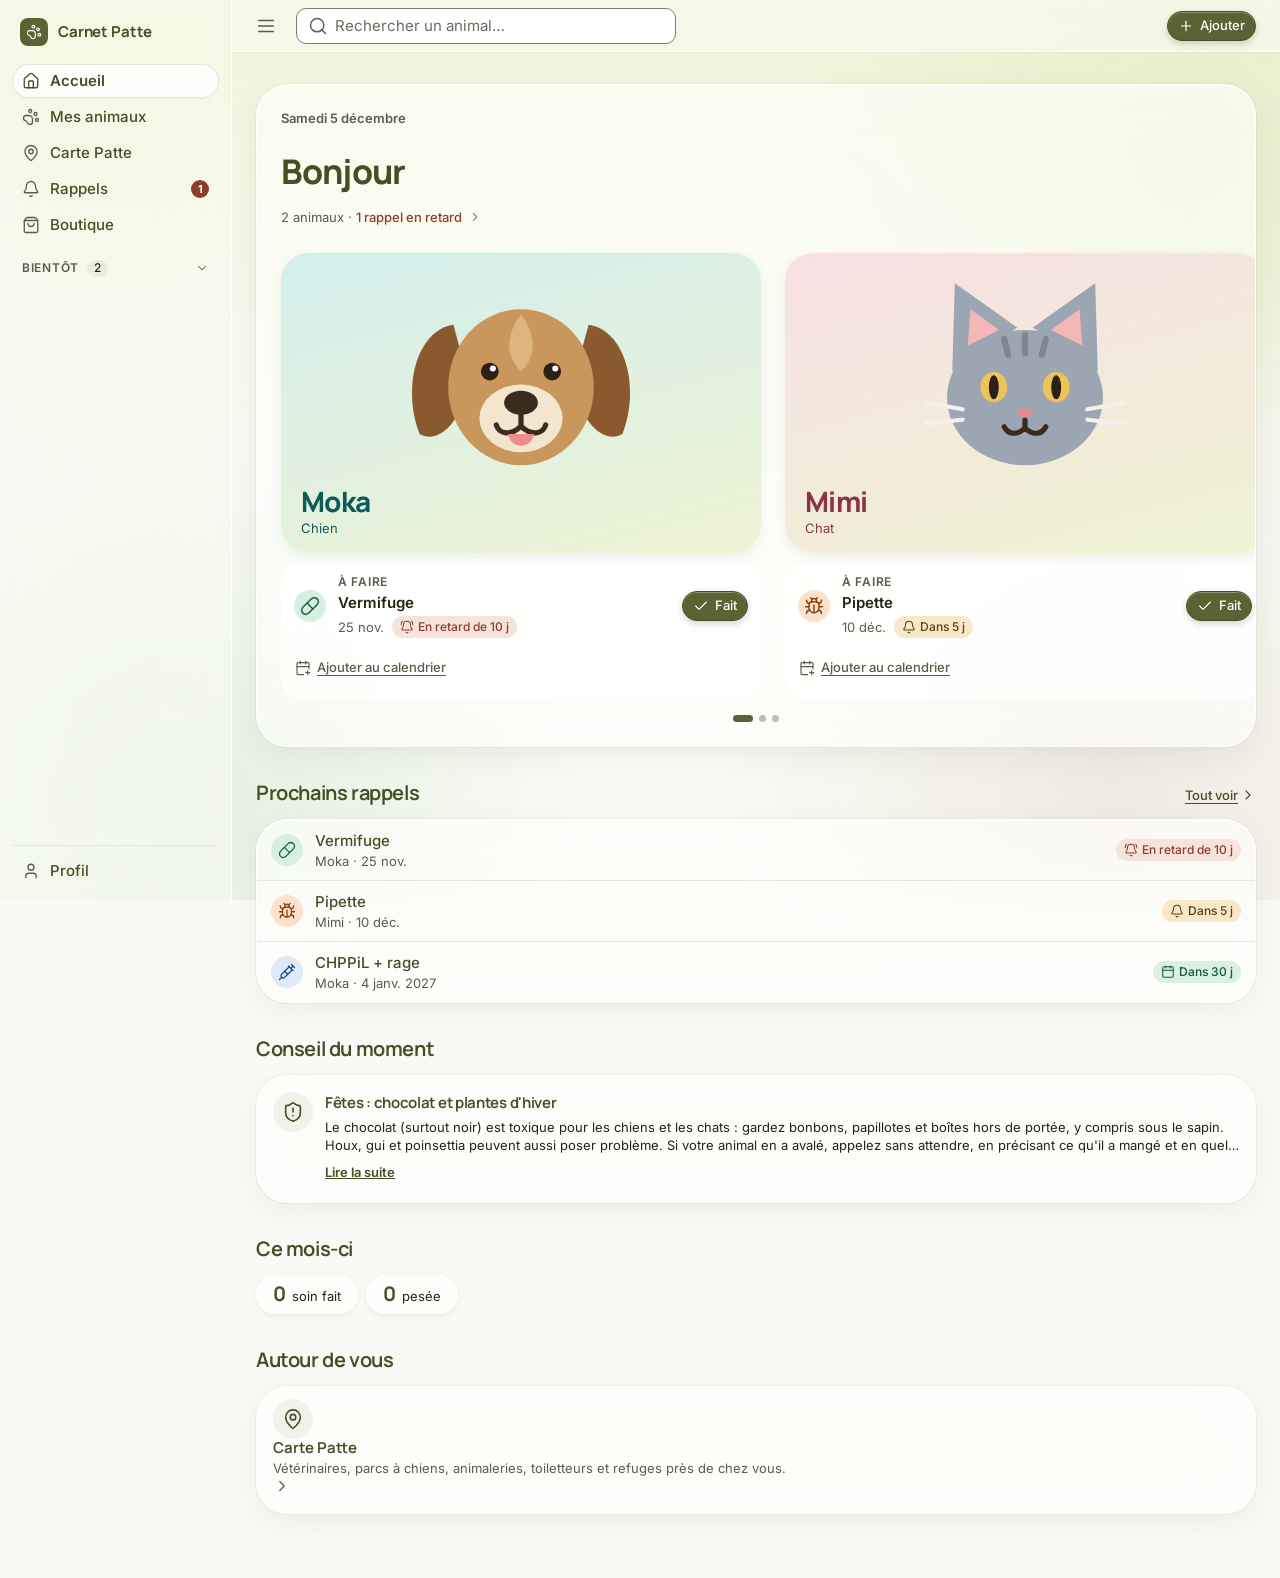
<file: index.html>
<!DOCTYPE html>
<html lang="fr">
<head>
  <meta charset="utf-8">
  <meta name="viewport" content="width=device-width, initial-scale=1, viewport-fit=cover">
  <meta name="theme-color" content="#EEF3D3">
  <script>(function(){try{var L=localStorage,r=document.documentElement,m=L.getItem('carnetpatte.mode'),d=m==='sombre'||((m==='auto'||!m)&&matchMedia('(prefers-color-scheme: dark)').matches),t=L.getItem('carnetpatte.theme');r.dataset.mode=d?'dark':'light';if(t==='perso'){var v=JSON.parse(L.getItem(d?'carnetpatte.themePersoVarsSombre':'carnetpatte.themePersoVars'));for(var k in v)r.style.setProperty(k,v[k]);r.dataset.theme='perso'}else if(t&&/^[a-z-]+$/.test(t))r.dataset.theme=t}catch(e){}})()</script>
  <title>Carnet Patte</title>
  <link rel="manifest" href="manifest.webmanifest">
  <link rel="apple-touch-icon" href="assets/icons/pwa/apple-touch-icon.png">
  <meta name="mobile-web-app-capable" content="yes">
  <meta name="apple-mobile-web-app-capable" content="yes">
  <meta name="apple-mobile-web-app-title" content="Carnet Patte">
  <!-- Barre d'état de l'iPhone : texte sombre sur fond clair (le fond suit la couleur du thème : js/theme.js met à jour theme-color) -->
  <meta name="apple-mobile-web-app-status-bar-style" content="default">
  <!-- Écran de démarrage de l'iPhone (un par taille d'écran ; assets/icons/pwa/, refaits par outils/generer-icones-pwa.mjs) -->
  <link rel="apple-touch-startup-image" href="assets/icons/pwa/demarrage-1320x2868.png" media="(device-width: 440px) and (device-height: 956px) and (-webkit-device-pixel-ratio: 3) and (orientation: portrait)">
  <link rel="apple-touch-startup-image" href="assets/icons/pwa/demarrage-1206x2622.png" media="(device-width: 402px) and (device-height: 874px) and (-webkit-device-pixel-ratio: 3) and (orientation: portrait)">
  <link rel="apple-touch-startup-image" href="assets/icons/pwa/demarrage-1290x2796.png" media="(device-width: 430px) and (device-height: 932px) and (-webkit-device-pixel-ratio: 3) and (orientation: portrait)">
  <link rel="apple-touch-startup-image" href="assets/icons/pwa/demarrage-1179x2556.png" media="(device-width: 393px) and (device-height: 852px) and (-webkit-device-pixel-ratio: 3) and (orientation: portrait)">
  <link rel="apple-touch-startup-image" href="assets/icons/pwa/demarrage-1284x2778.png" media="(device-width: 428px) and (device-height: 926px) and (-webkit-device-pixel-ratio: 3) and (orientation: portrait)">
  <link rel="apple-touch-startup-image" href="assets/icons/pwa/demarrage-1170x2532.png" media="(device-width: 390px) and (device-height: 844px) and (-webkit-device-pixel-ratio: 3) and (orientation: portrait)">
  <link rel="apple-touch-startup-image" href="assets/icons/pwa/demarrage-1125x2436.png" media="(device-width: 375px) and (device-height: 812px) and (-webkit-device-pixel-ratio: 3) and (orientation: portrait)">
  <link rel="apple-touch-startup-image" href="assets/icons/pwa/demarrage-1242x2688.png" media="(device-width: 414px) and (device-height: 896px) and (-webkit-device-pixel-ratio: 3) and (orientation: portrait)">
  <link rel="apple-touch-startup-image" href="assets/icons/pwa/demarrage-828x1792.png" media="(device-width: 414px) and (device-height: 896px) and (-webkit-device-pixel-ratio: 2) and (orientation: portrait)">
  <link rel="apple-touch-startup-image" href="assets/icons/pwa/demarrage-1242x2208.png" media="(device-width: 414px) and (device-height: 736px) and (-webkit-device-pixel-ratio: 3) and (orientation: portrait)">
  <link rel="apple-touch-startup-image" href="assets/icons/pwa/demarrage-750x1334.png" media="(device-width: 375px) and (device-height: 667px) and (-webkit-device-pixel-ratio: 2) and (orientation: portrait)">
  <link rel="icon" href="data:image/svg+xml,%3Csvg%20xmlns='http://www.w3.org/2000/svg'%20viewBox='0%200%2024%2024'%20fill='none'%20stroke='%235B6334'%20stroke-width='1.75'%20stroke-linecap='round'%20stroke-linejoin='round'%3E%3Ccircle%20cx='11'%20cy='4'%20r='2'/%3E%3Ccircle%20cx='18'%20cy='8'%20r='2'/%3E%3Ccircle%20cx='20'%20cy='16'%20r='2'/%3E%3Cpath%20d='M9%2010a5%205%200%200%201%205%205v3.5a3.5%203.5%200%200%201-6.84%201.045Q6.52%2017.48%204.46%2016.84A3.5%203.5%200%200%201%205.5%2010Z'/%3E%3C/svg%3E">

  <link rel="stylesheet" href="css/tokens.css">
  <link rel="stylesheet" href="css/base.css">
  <link rel="stylesheet" href="css/layout.css">
  <link rel="stylesheet" href="css/components.css">
  <link rel="stylesheet" href="css/composants.css">
  <link rel="stylesheet" href="css/navigation.css">
  <link rel="stylesheet" href="css/pages.css">
  <!-- Un fichier de styles par module -->
  <link rel="stylesheet" href="modules/animaux/animaux.css">
  <link rel="stylesheet" href="modules/toxique/toxique.css">
  <link rel="stylesheet" href="modules/carte/carte.css">
  <link rel="stylesheet" href="modules/boutique/boutique.css">
  <!-- Effet verre : chargé en dernier (retirer cette ligne et .app-fond pour revenir à l'aspect précédent) -->
  <link rel="stylesheet" href="css/verre.css">
  <!-- Refonte du style : photos au centre, typographie aérée -->
  <link rel="stylesheet" href="css/refonte.css">
  <!-- Petites bulles d'information en verre (fiche d'un animal…) -->
  <link rel="stylesheet" href="css/bulles.css">
  <!-- Thèmes de couleur (fichier généré) : en tout dernier, pour redéfinir les variables de couleur -->
  <link rel="stylesheet" href="css/themes.css">
  <!-- Mode sombre : couleurs des 12 thèmes (fichier généré), puis les couleurs écrites en dur ailleurs -->
  <link rel="stylesheet" href="css/themes-sombre.css">
  <link rel="stylesheet" href="css/sombre.css">
  <link rel="stylesheet" href="css/pwa.css">
</head>
<body>
  <button type="button" class="app-evitement" id="evitement">Aller au contenu</button>

  <!-- Grandes bulles de couleur floues derrière l'appli (décor : css/verre.css) -->
  <div class="app-fond" aria-hidden="true"><span></span><span></span><span></span></div>

  <div class="app" id="app">
    <!-- Barre latérale (tablette et ordinateur), barre du haut et barre du bas sont construites par js/navigation.js -->
    <aside class="app-lateral cp" id="barre-laterale" aria-label="Menu latéral"></aside>
    <header class="app-haut cp" id="barre-haut"></header>

    <!-- Chaque page vient s'afficher ici -->
    <main class="contenu" id="contenu" tabindex="-1"></main>

    <div class="app-bas cp" id="barre-bas">
      <nav class="app-nav-bas" id="nav-bas" aria-label="Navigation principale"></nav>
    </div>
  </div>

  <div class="cp-sr" id="annonce-page" role="status" aria-live="polite"></div>
  <div id="toasts" aria-live="polite"></div>

  <script type="module" src="js/app.js"></script>
</body>
</html>
</file>
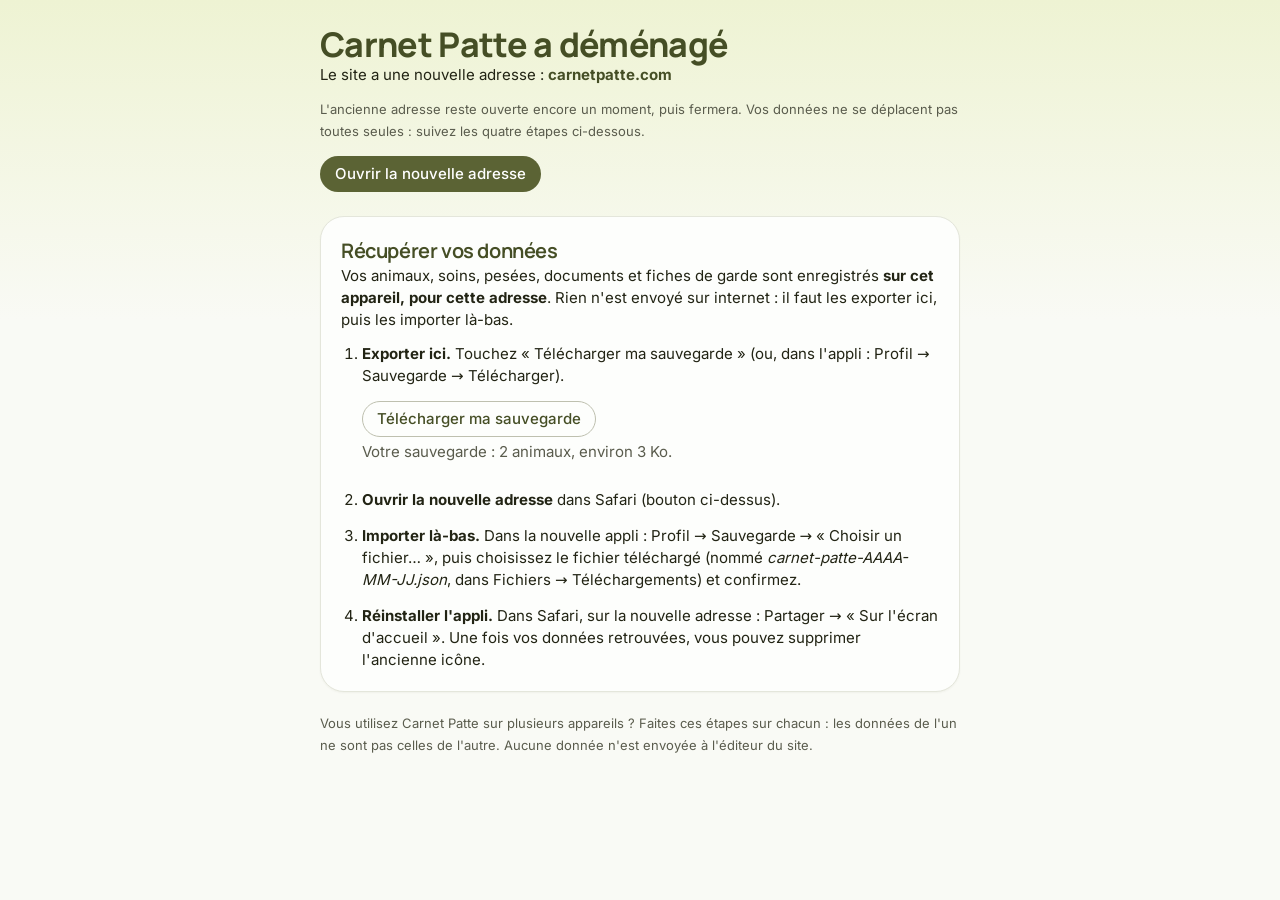
<file: demenagement.html>
<!DOCTYPE html>
<html lang="fr">
<head>
  <meta charset="utf-8">
  <meta name="viewport" content="width=device-width, initial-scale=1, viewport-fit=cover">
  <meta name="theme-color" content="#EEF3D3">
  <meta name="robots" content="noindex">
  <script>(function(){try{var L=localStorage,r=document.documentElement,m=L.getItem('carnetpatte.mode'),d=m==='sombre'||((m==='auto'||!m)&&matchMedia('(prefers-color-scheme: dark)').matches),t=L.getItem('carnetpatte.theme');r.dataset.mode=d?'dark':'light';if(t==='perso'){var v=JSON.parse(L.getItem(d?'carnetpatte.themePersoVarsSombre':'carnetpatte.themePersoVars'));for(var k in v)r.style.setProperty(k,v[k]);r.dataset.theme='perso'}else if(t&&/^[a-z-]+$/.test(t))r.dataset.theme=t}catch(e){}})()</script>
  <title>Carnet Patte a déménagé</title>
  <link rel="icon" href="assets/icons/pwa/icone-96.png">
  <link rel="stylesheet" href="css/tokens.css">
  <link rel="stylesheet" href="css/composants.css">
  <link rel="stylesheet" href="css/themes.css">
  <link rel="stylesheet" href="css/themes-sombre.css">
  <link rel="stylesheet" href="css/sombre.css">
  <style>
    body { margin: 0; background: var(--cp-degrade); background: linear-gradient(180deg, var(--cp-degrade), var(--cp-fond) 320px) no-repeat, var(--cp-fond); color: var(--cp-texte); font-family: var(--cp-police-texte); font-size: var(--cp-taille-m); line-height: var(--cp-interligne); min-height: 100dvh; }
    main { max-width: 640px; margin: 0 auto; padding: calc(24px + env(safe-area-inset-top)) 16px calc(40px + env(safe-area-inset-bottom)); display: grid; gap: 20px; }
    h1 { margin: 0; font-family: var(--cp-police-titre); font-size: var(--cp-taille-xxl); line-height: var(--cp-interligne-xxl); color: var(--cp-foret-texte); letter-spacing: var(--cp-lettrage-titre); }
    h2 { margin: 0 0 8px; font-family: var(--cp-police-titre); font-size: var(--cp-taille-l); line-height: var(--cp-interligne-l); color: var(--cp-foret-texte); }
    p { margin: 0 0 12px; }
    .carte { background: var(--cp-carte); border: 1px solid var(--cp-bordure); border-radius: 24px; padding: 20px; box-shadow: var(--cp-ombre-s); }
    .adresse { font-weight: 700; overflow-wrap: anywhere; color: var(--cp-foret-texte); }
    ol { margin: 0; padding-left: 1.4em; display: grid; gap: 14px; }
    .actions { display: flex; flex-wrap: wrap; gap: 12px; margin: 14px 0 4px; }
    .cp-btn { text-decoration: none; }
    .etat { margin: 8px 0 0; color: var(--cp-texte-doux); }
    .doux { color: var(--cp-texte-doux); font-size: var(--cp-taille-s); }
    a { color: var(--cp-foret-texte); }
    a.cp-btn--principal { color: var(--cp-texte-inverse); }
  </style>
</head>
<body>
  <main class="cp">
    <header>
      <h1>Carnet Patte a déménagé</h1>
      <p>Le site a une nouvelle adresse : <span class="adresse" data-nouvelle></span></p>
      <p class="doux">L'ancienne adresse reste ouverte encore un moment, puis fermera. Vos données ne se déplacent pas toutes seules : suivez les quatre étapes ci-dessous.</p>
      <div class="actions"><a class="cp-btn cp-btn--principal" data-lien-nouvelle rel="noopener" href="https://carnetpatte.com/">Ouvrir la nouvelle adresse</a></div>
    </header>

    <section class="carte" aria-labelledby="t-donnees">
      <h2 id="t-donnees">Récupérer vos données</h2>
      <p>Vos animaux, soins, pesées, documents et fiches de garde sont enregistrés <strong>sur cet appareil, pour cette adresse</strong>. Rien n'est envoyé sur internet : il faut les exporter ici, puis les importer là-bas.</p>
      <ol>
        <li><strong>Exporter ici.</strong> Touchez « Télécharger ma sauvegarde » (ou, dans l'appli : Profil → Sauvegarde → Télécharger).
          <div class="actions"><button type="button" class="cp-btn cp-btn--secondaire" id="exporter">Télécharger ma sauvegarde</button></div>
          <p class="etat" id="etat" role="status">Calcul de la taille de votre sauvegarde…</p></li>
        <li><strong>Ouvrir la nouvelle adresse</strong> dans Safari (bouton ci-dessus).</li>
        <li><strong>Importer là-bas.</strong> Dans la nouvelle appli : Profil → Sauvegarde → « Choisir un fichier… », puis choisissez le fichier téléchargé (nommé <em>carnet-patte-AAAA-MM-JJ.json</em>, dans Fichiers → Téléchargements) et confirmez.</li>
        <li><strong>Réinstaller l'appli.</strong> Dans Safari, sur la nouvelle adresse : Partager → « Sur l'écran d'accueil ». Une fois vos données retrouvées, vous pouvez supprimer l'ancienne icône.</li>
      </ol>
    </section>

    <p class="doux">Vous utilisez Carnet Patte sur plusieurs appareils ? Faites ces étapes sur chacun : les données de l'un ne sont pas celles de l'autre. Aucune donnée n'est envoyée à l'éditeur du site.</p>
    <noscript><p class="carte">Le bouton d'export a besoin de JavaScript. Vous pouvez aussi exporter depuis l'appli : Profil → Sauvegarde.</p></noscript>
  </main>

  <script type="module">
    import { NOUVELLE_ADRESSE, NOUVEAU_NOM } from './js/adresse.js';
    import * as storage from './js/storage.js';
    import * as sauvegarde from './js/sauvegarde.js';
    import { aujourdhui, formatTaille } from './js/utils.js';

    document.querySelector('[data-nouvelle]').textContent = NOUVEAU_NOM;
    document.querySelector('[data-lien-nouvelle]').href = NOUVELLE_ADRESSE;
    const etat = document.getElementById('etat');
    const bouton = document.getElementById('exporter');
    const nb = storage.lister('animaux').length;
    (async () => {
      try {
        const { octets, documents } = await sauvegarde.estimerSauvegarde();
        etat.textContent = nb ? `Votre sauvegarde : ${nb} ${nb > 1 ? 'animaux' : 'animal'}${documents ? `, ${documents} document${documents > 1 ? 's' : ''}` : ''}, environ ${formatTaille(octets)}.` : "Aucun animal n'est enregistré ici : vous n'avez peut-être rien à récupérer sur cet appareil.";
      } catch { etat.textContent = ''; }
    })();
    bouton.addEventListener('click', async () => {
      bouton.disabled = true;
      try {
        const blob = new Blob([await sauvegarde.exporterTout()], { type: 'application/json' });
        const lien = document.createElement('a');
        lien.href = URL.createObjectURL(blob);
        lien.download = `carnet-patte-${aujourdhui()}.json`;
        document.body.append(lien);
        lien.click();
        lien.remove();
        setTimeout(() => URL.revokeObjectURL(lien.href), 60000);
        etat.textContent = `Sauvegarde téléchargée (${formatTaille(blob.size)}). Passez à l'étape 2.`;
      } catch (e) {
        etat.textContent = `La sauvegarde n'a pas pu être créée : ${e.message}`;
      } finally { bouton.disabled = false; }
    });
  </script>
</body>
</html>
</file>
<file: css/tokens.css>
/* ===== Jetons de design Carnet Patte =====
   Ce fichier DÉFINIT les polices et les variables de l'identité visuelle (version « 5h » : interface plus dense,
   filets fins à la place des grosses ombres, texte courant 15 px sur ordinateur et 16 px sur téléphone).
   Les anciennes variables (--vert, --creme…) restent dans base.css pour quelques anciens styles.
   Toutes les variables commencent par --cp-. */

/* ----- Polices hébergées dans le projet (licence SIL OFL 1.1, voir assets/fonts/*-OFL.txt) -----
   Un navigateur ne télécharge une police que si elle est réellement utilisée par la page. */
@font-face {
  font-family: "Manrope";
  src: url("../assets/fonts/manrope-latin-wght.woff2") format("woff2");
  font-weight: 200 800;
  font-style: normal;
  font-display: swap;
  unicode-range: U+0000-00FF, U+0131, U+0152-0153, U+02BB-02BC, U+02C6, U+02DA, U+02DC, U+2000-206F, U+20AC, U+2122, U+2191, U+2193, U+2212, U+2215, U+FEFF, U+FFFD;
}
@font-face {
  font-family: "Inter";
  src: url("../assets/fonts/inter-latin-wght.woff2") format("woff2");
  font-weight: 100 900;
  font-style: normal;
  font-display: swap;
  unicode-range: U+0000-00FF, U+0131, U+0152-0153, U+02BB-02BC, U+02C6, U+02DA, U+02DC, U+2000-206F, U+20AC, U+2122, U+2191, U+2193, U+2212, U+2215, U+FEFF, U+FFFD;
}

:root {
  /* ----- Palette officielle ----- */
  --cp-foret: #5B6334;        /* COULEUR UNIQUE de l'interface (vert kaki) : titres, boutons, filtres et onglets actifs, logo */
  --cp-foret-texte: #454E25;  /* le même kaki, plus foncé, pour le TEXTE (>= 4,5:1 même sur les bulles de couleur) */
  --cp-sauge: #B8BC8A;        /* illustrations, tirets : version claire de la couleur unique */
  --cp-fond: #ECE8E1;         /* fond de l'application (blanc cassé) */
  --cp-vert-clair: #E4E6D6;   /* sélections, badges calmes (teinte claire de la couleur unique) */
  --cp-beige: #D7A879;        /* accents uniquement : jamais en texte sur fond clair (contraste 1,97) */
  --cp-carte: #F5F3EF;        /* fond des cartes (surface) */
  --cp-surface-2: #E4DFD6;    /* surface en creux : barre latérale, zones secondaires, survol de ligne */

  /* ----- Texte (contrastes mesurés WCAG) ----- */
  --cp-texte: #2E2A18;        /* 10,7:1 sur --cp-fond */
  --cp-texte-doux: #4B4838;   /* 7,2:1 sur --cp-fond ; assombri pour rester lisible (>= 4,5:1) même sur les bulles de couleur de l'effet verre */
  --cp-texte-inverse: #FFFFFF;/* 11,7:1 sur --cp-foret */

  /* ----- Bordures ----- */
  --cp-bordure: #DDD8CF;      /* filet fin de 1 px entre cartes et lignes */
  --cp-bordure-forte: #C2BAAE;  /* contour des boutons secondaires */

  /* ----- États fonctionnels (alertes) : terre cuite et ambre, harmonisés avec la palette ----- */
  --cp-terre: #8E3D2B;        /* texte « en retard », erreurs : 6,0:1 sur --cp-fond */
  --cp-terre-pale: #F6E3DC;   /* fond du badge : texte --cp-terre dessus = 5,3:1 */
  --cp-ambre: #623D06;        /* texte « bientôt », attention : assombri pour rester >= 4,5:1 sur les bulles de couleur du fond */
  --cp-ambre-pale: #F6E8C9;   /* fond du badge : texte --cp-ambre dessus = 5,9:1 */
  --cp-succes: #1F7A4D;       /* confirmations (vert plus soutenu que la sauge) */
  --cp-succes-pale: #D9F0E2;
  --cp-succes-texte: #14573A;  /* texte sur --cp-succes-pale : 6,3:1 */

  /* ----- Interactions (étape 3 : composants) ----- */
  --cp-foret-survol: #4B5229;     /* bouton principal survolé : 15:1 avec du blanc */
  --cp-foret-actif: #3C4220;      /* bouton principal enfoncé */
  --cp-fond-survol: #E4DFD6;      /* fond d'un élément discret survolé */
  --cp-bordure-champ: #877F72;    /* contour des champs : 3,4:1 sur blanc (minimum WCAG 3:1) */
  --cp-placeholder: #6D675C;      /* texte indicatif : 4,6:1 sur blanc */
  --cp-desactive-fond: #E4DFD7;
  --cp-desactive-texte: #6A655B;
  --cp-terre-survol: #6F2D1F;     /* bouton danger survolé */
  --cp-info: #5B6334;             /* information : la couleur unique, sur son fond pâle */
  --cp-info-pale: #E4E6D6;
  --cp-focus: #5B6334;            /* anneau de focus clavier (contour de 2 px, décalé de 2 px) */

  /* ----- Couleur par type de soin : fond de la pastille d'icône / texte et icône (contraste texte-sur-fond >= 5,8:1).
     Réservée à l'icône et au libellé du type : les couleurs d'URGENCE (rouge, ambre, vert) restent dans les badges de rappel. ----- */
  --cp-type-vaccin-fond: #DFE9F7;          --cp-type-vaccin-texte: #1F4E8C;           /* bleu */
  --cp-type-vermifuge-fond: #D7EEE3;       --cp-type-vermifuge-texte: #14633F;        /* vert */
  --cp-type-antiparasitaire-fond: #FCE2CC; --cp-type-antiparasitaire-texte: #8A430C;  /* orange */
  --cp-type-veto-fond: #E9E0F6;            --cp-type-veto-texte: #583A93;             /* violet */
  --cp-type-autre-fond: #E6E9E8;           --cp-type-autre-texte: #454F4C;            /* gris */

  /* ----- Couleur par animal (8 teintes sans rouge, orange ni vert vifs) : fond d'avatar / initiales (>= 6,2:1) / trait de graphique (>= 4,2:1 sur blanc) ----- */
  --cp-an-ardoise-fond: #DCE6F0;   --cp-an-ardoise-texte: #2B4764;   --cp-an-ardoise-trait: #3E6A93;
  --cp-an-turquoise-fond: #D3EEEC; --cp-an-turquoise-texte: #0C5B58; --cp-an-turquoise-trait: #17847F;
  --cp-an-indigo-fond: #E2E2F5;    --cp-an-indigo-texte: #37378A;    --cp-an-indigo-trait: #5757BE;
  --cp-an-magenta-fond: #F5DCEA;   --cp-an-magenta-texte: #82205C;   --cp-an-magenta-trait: #B0338A;
  --cp-an-brun-fond: #EADED0;      --cp-an-brun-texte: #5B3B1B;      --cp-an-brun-trait: #8A5A2E;
  --cp-an-rose-fond: #F8E0E3;      --cp-an-rose-texte: #8A3544;      --cp-an-rose-trait: #C25A6E;
  --cp-an-olive-fond: #E4E6CF;     --cp-an-olive-texte: #464B14;     --cp-an-olive-trait: #757B2B;
  --cp-an-gris-fond: #E1E5E9;      --cp-an-gris-texte: #3C4954;      --cp-an-gris-trait: #66798A;

  /* ----- Typographie ----- */
  --cp-police-titre: "Manrope", system-ui, -apple-system, "Segoe UI", Roboto, sans-serif;
  --cp-police-texte: "Inter", system-ui, -apple-system, "Segoe UI", Roboto, sans-serif;
  --cp-graisse-titre: 650;
  --cp-graisse-texte: 400;
  --cp-graisse-bouton: 500;   /* Inter Medium */
  --cp-graisse-h1: 750;
  --cp-lettrage-titre: -0.02em;

  /* Échelle : taille / interligne. Les valeurs de téléphone sont redéfinies plus bas (moins de 600 px). */
  --cp-taille-xs: 12px;   --cp-interligne-xs: 16px;    /* étiquettes, badges, légendes */
  --cp-taille-s: 13px;    --cp-interligne-s: 18px;     /* texte secondaire, méta */
  --cp-taille-m: 15px;    --cp-interligne-m: 22px;     /* TEXTE COURANT */
  --cp-taille-l: 20px;    --cp-interligne-l: 28px;     /* titre de section (h2) */
  --cp-taille-xl: 19px;   --cp-interligne-xl: 26px;    /* titre de fenêtre */
  --cp-taille-xxl: 34px;  --cp-interligne-xxl: 40px;   /* titre de page (h1) */
  --cp-taille-chiffre: 24px; --cp-interligne-chiffre: 30px; /* chiffres clés */
  --cp-interligne: 1.5;
  --cp-interligne-titre: 1.2;

  /* ----- Formes ----- */
  --cp-rayon-carte: 32px;     /* cartes et groupes : carrés très arrondis */
  --cp-rayon-bouton: 999px;   /* boutons en pilule */    /* boutons */
  --cp-rayon-champ: 10px;     /* champs de formulaire */
  --cp-rayon-pastille: 999px;

  /* ----- Ombres : surtout des filets ; l'ombre distingue les niveaux ----- */
  --cp-ombre-s: 0 1px 2px rgba(46, 42, 24, .05);     /* cartes au repos */
  --cp-ombre-m: 0 2px 8px rgba(46, 42, 24, .08);     /* survol d'une carte cliquable, menus déroulants */
  --cp-ombre-l: 0 12px 32px rgba(46, 42, 24, .14);   /* fenêtres modales */

  /* ----- Espacements (échelle de 4 px) ----- */
  --cp-espace-1: 4px;
  --cp-espace-2: 8px;
  --cp-espace-3: 12px;
  --cp-espace-4: 16px;
  --cp-espace-5: 24px;
  --cp-espace-6: 32px;
  --cp-espace-7: 48px;
  --cp-espace-8: 64px;

  /* ----- Mouvement ----- */
  --cp-duree-rapide: 150ms;
  --cp-duree: 220ms;
  --cp-courbe: cubic-bezier(.2, .7, .2, 1);

  /* ----- Thème de couleur : les variables de couleur ci-dessus sont les valeurs de départ (kaki) ; css/themes.css (généré) les redéfinit pour chacun des 6 thèmes ----- */

/* ----- Mise en page ----- */
  --cp-bp-tablette: 600px;
  --cp-bp-ordinateur: 1024px;   /* (indicatif : les media queries ne lisent pas les variables) */
  --cp-cible-tactile: 44px;     /* taille minimale d'un bouton au doigt */
  --cp-h-bouton: 36px;          /* hauteur d'un bouton sur ordinateur (44 px sur téléphone et écrans tactiles) */
  --cp-h-bouton-s: 30px;
  --cp-h-champ: 36px;
  --cp-largeur-barre: 232px;
  --cp-largeur-barre-reduite: 72px;
  --cp-hauteur-barre-bas: 60px;
  --cp-hauteur-barre-haut: 52px;
  --cp-marge-page: 24px;        /* 16 px sur téléphone */
  --cp-largeur-page: 1040px;    /* largeur maximale du contenu */
}

/* Téléphone : texte plus grand (16 px, et 16 px minimum dans les champs : Safari sur iPhone zoome sinon), cibles de 44 px */
@media (max-width: 599px), (pointer: coarse) {
  :root { --cp-h-bouton: 44px; --cp-h-bouton-s: 44px; --cp-h-champ: 44px; }
}
@media (max-width: 599px) {
  :root {
    --cp-taille-xs: 13px; --cp-interligne-xs: 18px;
    --cp-taille-s: 14px;  --cp-interligne-s: 20px;
    --cp-taille-m: 16px;  --cp-interligne-m: 24px;
    --cp-taille-l: 20px;  --cp-interligne-l: 28px;
    --cp-taille-xl: 19px; --cp-interligne-xl: 26px;
    --cp-taille-xxl: 30px; --cp-interligne-xxl: 36px;
    --cp-taille-chiffre: 20px; --cp-interligne-chiffre: 26px;
    --cp-marge-page: 16px;
  }
}

/* Respect de la préférence « réduire les animations » */
@media (prefers-reduced-motion: reduce) {
  :root {
    --cp-duree-rapide: 0ms;
    --cp-duree: 0ms;
  }
}
</file>
<file: css/base.css>
/* ===== Variables : pour changer le look, modifie surtout ici ===== */
:root {
  --vert: #4f8a6e;
  --vert-fonce: #356a52;
  --vert-pale: #e4f0e9;
  --creme: #faf6ef;
  --carte: #ffffff;
  --texte: #2b2a28;
  --gris: #6f6a62;
  --bordure: #e8e1d4;
  --corail: #e8745a;
  --rouge: #c8412f;
  --rouge-pale: #fbe6e2;
  --orange: #b8700e;
  --orange-pale: #fcefd6;

  --rayon: 14px;
  --ombre: 0 2px 10px rgba(60, 50, 30, 0.08);
  --espace: 16px;
  --menu-bas: 64px; /* hauteur de la barre du bas sur téléphone */
}

*, *::before, *::after { box-sizing: border-box; }

[hidden] { display: none !important; }

html { -webkit-text-size-adjust: 100%; }

body {
  margin: 0;
  background: var(--creme);
  color: var(--texte);
  font-family: system-ui, -apple-system, "Segoe UI", Roboto, sans-serif;
  font-size: 16px;
  line-height: 1.5;
}

h1, h2, h3 { line-height: 1.2; margin: 0; }
h1 { font-size: 1.6rem; }
h2 { font-size: 1.2rem; }
p { margin: 0 0 .75em; }

a { color: var(--vert-fonce); }
img { max-width: 100%; display: block; }

.discret { color: var(--gris); font-size: .9rem; }
</file>
<file: css/layout.css>
/* ===== Mise en page =====
   La coque de l'application (barre latérale, barre du haut, barre du bas, zone de contenu)
   est maintenant décrite dans css/navigation.css (refonte, étape 4).
   Les anciennes règles de menu (.menu, .entete-mobile…) ont été retirées de ce fichier. */
</file>
<file: css/components.css>
/* ===== Reste de l'ancien socle : réglages de base des champs, focus, messages et icônes (les composants sont dans css/composants.css) ===== */

a:focus-visible, input:focus-visible, select:focus-visible, textarea:focus-visible {
  outline: 3px solid #9fd0b7; outline-offset: 2px;
}
/* --- Formulaires --- */
input, select, textarea {
  width: 100%; min-height: 44px;
  padding: 8px 12px;
  border: 1px solid var(--bordure); border-radius: 10px;
  background: #fff; color: var(--texte);
  font: inherit; font-weight: 400;
}
textarea { min-height: 80px; resize: vertical; }
/* --- Messages éphémères --- */
#toasts {
  position: fixed; left: 0; right: 0; z-index: 100;
  bottom: calc(var(--menu-bas) + 12px);
  display: flex; flex-direction: column; align-items: center; gap: 8px;
  pointer-events: none;
}
/* La position des messages selon la taille d'écran est réglée dans css/navigation.css */
/* --- Icônes SVG (jeu Lucide, voir js/icons.js) --- */
.ic { display: inline-block; flex: none; vertical-align: middle; }
</file>
<file: css/composants.css>
/* ===== Système de composants Carnet Patte (étape 3) =====
   Tout est préfixé « cp- » et n'utilise que les variables de tokens.css.
   Les anciens styles (components.css…) restent actifs : rien ne change pour les pages existantes.
   Les polices Manrope et Inter ne s'appliquent qu'à l'intérieur d'un conteneur .cp.
   La page de référence est #/composants. */

/* ---------- Conteneur : active les polices et couleurs du nouveau système ---------- */
.cp {
  font-family: var(--cp-police-texte);
  font-weight: var(--cp-graisse-texte);
  font-size: var(--cp-taille-m);
  line-height: var(--cp-interligne-m);
  color: var(--cp-texte);
  -webkit-font-smoothing: antialiased;
}
.cp *, .cp *::before, .cp *::after { box-sizing: border-box; }
.cp h1, .cp h2, .cp h3, .cp h4 {
  font-family: var(--cp-police-titre);
  font-weight: var(--cp-graisse-titre);
  line-height: var(--cp-interligne-titre);
  letter-spacing: var(--cp-lettrage-titre);
  margin: 0;
  color: var(--cp-foret-texte);
}
.cp h1 { font-size: var(--cp-taille-xxl); line-height: var(--cp-interligne-xxl); font-weight: var(--cp-graisse-h1); }
.cp h2 { font-size: var(--cp-taille-l); line-height: var(--cp-interligne-l); }
.cp h3 { font-size: var(--cp-taille-m); line-height: var(--cp-interligne-m); }
.cp h4 { font-size: var(--cp-taille-m); }
.cp p { margin: 0 0 var(--cp-espace-3); }
.cp a { color: var(--cp-foret-texte); text-underline-offset: 3px; }
.cp .cp-doux { color: var(--cp-texte-doux); font-size: var(--cp-taille-s); }

/* Anneau de focus clavier commun à tous les composants interactifs */
.cp :is(button, a, input, select, textarea, summary, [tabindex]):focus-visible {
  outline: 2px solid var(--cp-focus);
  outline-offset: 2px;
}

/* Texte réservé aux lecteurs d'écran */
.cp-sr { position: absolute; width: 1px; height: 1px; margin: -1px; padding: 0; overflow: hidden; clip: rect(0 0 0 0); white-space: nowrap; border: 0; }

/* Les icônes (js/icons.js) héritent de la couleur du texte */
.cp .ic { flex: none; }

/* =========================================================
   1. BOUTONS
   ========================================================= */
.cp-btn {
  position: relative;
  display: inline-flex; align-items: center; justify-content: center; gap: 6px;
  min-height: var(--cp-h-bouton); padding: 0 14px;
  border: 1px solid transparent; border-radius: var(--cp-rayon-bouton);
  font: inherit; font-family: var(--cp-police-texte); font-weight: var(--cp-graisse-bouton);
  font-size: var(--cp-taille-m); line-height: 1.2; text-decoration: none; white-space: nowrap;
  cursor: pointer; user-select: none;
  transition: background-color var(--cp-duree-rapide) var(--cp-courbe), border-color var(--cp-duree-rapide) var(--cp-courbe),
              color var(--cp-duree-rapide) var(--cp-courbe), box-shadow var(--cp-duree-rapide) var(--cp-courbe),
              transform var(--cp-duree-rapide) var(--cp-courbe);
}
.cp-btn:active:not(:disabled):not([aria-disabled="true"]) { transform: translateY(1px); }

/* Principal */
.cp-btn--principal { background: var(--cp-foret); color: var(--cp-texte-inverse); }
.cp-btn--principal:is(:hover, .is-survol):not(:disabled):not([aria-disabled="true"]) { background: var(--cp-foret-survol); }
.cp-btn--principal:active:not(:disabled):not([aria-disabled="true"]) { background: var(--cp-foret-actif); }

/* Secondaire */
.cp-btn--secondaire { background: var(--cp-carte); color: var(--cp-foret-texte); border-color: var(--cp-bordure-forte); }
.cp-btn--secondaire:is(:hover, .is-survol):not(:disabled):not([aria-disabled="true"]) { background: var(--cp-surface-2); }
.cp-btn--secondaire:active:not(:disabled):not([aria-disabled="true"]) { background: var(--cp-vert-clair); }

/* Discret */
.cp-btn--discret { background: transparent; color: var(--cp-texte-doux); padding: 0 12px; }
.cp-btn--discret:is(:hover, .is-survol):not(:disabled):not([aria-disabled="true"]) { background: var(--cp-surface-2); color: var(--cp-texte); }
.cp-btn--discret:active:not(:disabled):not([aria-disabled="true"]) { background: var(--cp-vert-clair); }

/* Danger */
.cp-btn--danger { background: var(--cp-terre); color: var(--cp-texte-inverse); }
.cp-btn--danger:is(:hover, .is-survol):not(:disabled):not([aria-disabled="true"]) { background: var(--cp-terre-survol); }

/* Tailles et variantes de forme */
.cp-btn--s { min-height: var(--cp-h-bouton-s); padding: 0 10px; font-size: var(--cp-taille-s); }
.cp-btn--s:not(.cp-btn--icone) { min-width: var(--cp-cible-tactile); }  /* « Fait » : jamais plus étroit que 44 px */
.cp-btn--icone { width: var(--cp-h-bouton); padding: 0; }
.cp-btn--icone.cp-btn--s { width: var(--cp-h-bouton-s); }
.cp-btn--bloc { display: flex; width: 100%; }

/* Sélectionné (bouton à bascule : aria-pressed) */
.cp-btn[aria-pressed="true"] { background: var(--cp-vert-clair); border-color: var(--cp-foret); color: var(--cp-foret-texte); }

/* Désactivé */
.cp-btn:disabled, .cp-btn[aria-disabled="true"] {
  background: var(--cp-desactive-fond); color: var(--cp-desactive-texte);
  border-color: transparent; box-shadow: none; cursor: not-allowed;
}
.cp-btn--discret:disabled, .cp-btn--discret[aria-disabled="true"] { background: transparent; }

/* En chargement : le libellé reste lisible, une roue tourne à la place de l'icône */
.cp-btn[aria-busy="true"] { cursor: progress; pointer-events: none; }
.cp-btn[aria-busy="true"]::before {
  content: ""; width: 1em; height: 1em; flex: none;
  border: 2px solid currentColor; border-right-color: transparent; border-radius: 50%;
  animation: cp-tourne .8s linear infinite;
}
.cp-btn[aria-busy="true"] > .ic { display: none; }

@keyframes cp-tourne { to { transform: rotate(360deg); } }

/* =========================================================
   2. CHAMPS, FORMULAIRES, SÉLECTEURS
   ========================================================= */
.cp-formulaire { display: grid; gap: var(--cp-espace-4); }

.cp-champ { display: grid; grid-template-columns: minmax(0, 1fr); gap: var(--cp-espace-2); min-width: 0; }
.cp-champ__label { font-weight: 500; font-size: var(--cp-taille-s); line-height: var(--cp-interligne-s); color: var(--cp-foret-texte); }
.cp-champ__aide { font-size: var(--cp-taille-xs); color: var(--cp-texte-doux); margin: 0; }
.cp-champ__erreur {
  display: flex; align-items: flex-start; gap: var(--cp-espace-2);
  font-size: var(--cp-taille-xs); color: var(--cp-terre); margin: 0; font-weight: 500;
}
.cp-champ__erreur .ic { margin-top: 1px; }

.cp-input, .cp-select, .cp-textarea {
  width: 100%; min-height: var(--cp-h-champ); padding: 6px 12px;
  font: inherit; font-family: var(--cp-police-texte); font-size: var(--cp-taille-m); color: var(--cp-texte);
  background: var(--cp-carte); border: 1px solid var(--cp-bordure-champ); border-radius: var(--cp-rayon-champ);
  transition: border-color var(--cp-duree-rapide) var(--cp-courbe), box-shadow var(--cp-duree-rapide) var(--cp-courbe), background-color var(--cp-duree-rapide) var(--cp-courbe);
}
/* Champ date (iPhone) : il ne dépasse jamais de sa carte et le texte reste aligné à gauche */
.cp-input[type="date"] { display: block; box-sizing: border-box; max-width: 100%; min-width: 0; -webkit-appearance: none; appearance: none; text-align: left; }
.cp-input[type="date"]::-webkit-date-and-time-value { text-align: left; min-width: 0; }
.cp-input[type="date"]::-webkit-calendar-picker-indicator { margin-inline-start: 4px; }
.cp-input::placeholder, .cp-textarea::placeholder { color: var(--cp-placeholder); opacity: 1; }
.cp-input:hover, .cp-select:hover, .cp-textarea:hover { border-color: var(--cp-foret); }
.cp-input:focus, .cp-select:focus, .cp-textarea:focus {
  outline: none; border-color: var(--cp-foret); box-shadow: 0 0 0 3px var(--cp-vert-clair), 0 0 0 4px var(--cp-foret);
}
.cp-textarea { min-height: 96px; padding: 8px 12px; resize: vertical; }

.cp-select {
  appearance: none; padding-right: 40px; cursor: pointer;
  background-image: url("data:image/svg+xml,%3Csvg xmlns='http://www.w3.org/2000/svg' width='20' height='20' viewBox='0 0 24 24' fill='none' stroke='%235B6334' stroke-width='1.75' stroke-linecap='round' stroke-linejoin='round'%3E%3Cpath d='m6 9 6 6 6-6'/%3E%3C/svg%3E");
  background-repeat: no-repeat; background-position: right 12px center;
}

/* Champ avec icône (recherche…) */
.cp-champ__zone { position: relative; }
.cp-champ__zone > .ic { position: absolute; left: 12px; top: 50%; transform: translateY(-50%); color: var(--cp-texte-doux); pointer-events: none; }
.cp-champ__zone > .cp-input { padding-left: 38px; }

/* États : erreur, succès, désactivé, chargement */
.cp-input[aria-invalid="true"], .cp-select[aria-invalid="true"], .cp-textarea[aria-invalid="true"] { border-color: var(--cp-terre); background: #FFFAF8; }
.cp-input[aria-invalid="true"]:focus, .cp-select[aria-invalid="true"]:focus, .cp-textarea[aria-invalid="true"]:focus { box-shadow: 0 0 0 3px var(--cp-terre-pale), 0 0 0 4px var(--cp-terre); }
.cp-input:disabled, .cp-select:disabled, .cp-textarea:disabled {
  background: var(--cp-desactive-fond); color: var(--cp-desactive-texte); border-color: var(--cp-desactive-fond); cursor: not-allowed;
}
.cp-champ[aria-busy="true"] .cp-input {
  background-image: url("data:image/svg+xml,%3Csvg xmlns='http://www.w3.org/2000/svg' width='20' height='20' viewBox='0 0 24 24' fill='none' stroke='%235B6B63' stroke-width='2' stroke-linecap='round'%3E%3Cpath d='M21 12a9 9 0 1 1-6.2-8.55'/%3E%3C/svg%3E");
  background-repeat: no-repeat; background-position: right 14px center;
}

/* Cases à cocher, boutons radio, interrupteur */
.cp-case { display: flex; align-items: center; gap: var(--cp-espace-3); min-height: var(--cp-cible-tactile); cursor: pointer; font-size: var(--cp-taille-m); }
.cp-case input { width: 22px; height: 22px; flex: none; margin: 0; accent-color: var(--cp-foret); cursor: pointer; }
.cp-case:has(input:disabled) { color: var(--cp-desactive-texte); cursor: not-allowed; }
.cp-case input:disabled { cursor: not-allowed; }

.cp-interrupteur { display: flex; align-items: center; justify-content: space-between; gap: var(--cp-espace-4); min-height: var(--cp-cible-tactile); cursor: pointer; }
.cp-interrupteur input { position: absolute; opacity: 0; width: 1px; height: 1px; }
.cp-interrupteur__piste {
  position: relative; flex: none; width: 48px; height: 28px; border-radius: 999px;
  background: var(--cp-bordure-champ); transition: background-color var(--cp-duree) var(--cp-courbe);
}
.cp-interrupteur__piste::after {
  content: ""; position: absolute; top: 3px; left: 3px; width: 22px; height: 22px; border-radius: 50%;
  background: #fff; box-shadow: var(--cp-ombre-s); transition: transform var(--cp-duree) var(--cp-courbe);
}
.cp-interrupteur input:checked + .cp-interrupteur__piste { background: var(--cp-foret); }
.cp-interrupteur input:checked + .cp-interrupteur__piste::after { transform: translateX(20px); }
.cp-interrupteur input:focus-visible + .cp-interrupteur__piste { outline: 2px solid var(--cp-focus); outline-offset: 2px; }
.cp-interrupteur input:disabled + .cp-interrupteur__piste { opacity: .5; }
.cp-interrupteur:has(input:disabled) { cursor: not-allowed; color: var(--cp-desactive-texte); }

/* Sélecteur de choix en pastilles (radio) : ex. espèce de l'animal */
.cp-choix { display: flex; flex-wrap: wrap; gap: var(--cp-espace-2); border: 0; padding: 0; margin: 0; }
.cp-choix legend { padding: 0; margin-bottom: var(--cp-espace-2); font-weight: 500; font-size: var(--cp-taille-s); color: var(--cp-foret-texte); }
.cp-choix__option { position: relative; }
.cp-choix__option input { position: absolute; opacity: 0; inset: 0; width: 100%; height: 100%; margin: 0; cursor: pointer; }
.cp-choix__option span {
  display: inline-flex; align-items: center; gap: var(--cp-espace-2); min-height: var(--cp-h-bouton); padding: 0 14px;
  background: var(--cp-carte); border: 1px solid var(--cp-bordure-champ); border-radius: var(--cp-rayon-bouton);
  font-weight: 500; font-size: var(--cp-taille-s); color: var(--cp-foret-texte);
  transition: background-color var(--cp-duree-rapide) var(--cp-courbe), border-color var(--cp-duree-rapide) var(--cp-courbe);
}
.cp-choix__option:hover span { background: var(--cp-fond-survol); border-color: var(--cp-foret); }
.cp-choix__option input:checked + span { background: var(--cp-vert-clair); border-color: var(--cp-foret); box-shadow: inset 0 0 0 1px var(--cp-foret); }
.cp-choix__option input:focus-visible + span { outline: 2px solid var(--cp-focus); outline-offset: 2px; }
.cp-choix__option input:disabled + span { background: var(--cp-desactive-fond); color: var(--cp-desactive-texte); border-color: transparent; cursor: not-allowed; }

/* Variante « espèces » : pastilles en grille, icône au-dessus du nom (18 choix lisibles sur mobile) */
.cp-choix--especes, .cp-choix--tuiles { display: grid; grid-template-columns: repeat(auto-fill, minmax(min(100%, 104px), 1fr)); gap: var(--cp-espace-2); }
.cp-choix--especes legend, .cp-choix--tuiles legend { grid-column: 1 / -1; }
.cp-choix--especes .cp-choix__option span, .cp-choix--tuiles .cp-choix__option span {
  flex-direction: column; justify-content: center; gap: 4px; width: 100%; min-height: 68px; padding: var(--cp-espace-2);
  border-radius: var(--cp-rayon-champ); text-align: center; font-size: var(--cp-taille-xs); line-height: 1.25;
}
.cp-choix--especes .cp-choix__option .ic, .cp-choix--tuiles .cp-choix__option .ic { width: 26px; height: 26px; }

/* =========================================================
   3. CARTES
   ========================================================= */
.cp-carte {
  background: var(--cp-carte); border: 1px solid var(--cp-bordure); border-radius: var(--cp-rayon-carte);
  padding: var(--cp-espace-4); box-shadow: var(--cp-ombre-s); color: inherit; text-decoration: none;
  transition: box-shadow var(--cp-duree) var(--cp-courbe), border-color var(--cp-duree) var(--cp-courbe), transform var(--cp-duree) var(--cp-courbe);
}
a.cp-carte, .cp-carte--interactive { display: block; cursor: pointer; }
a.cp-carte:hover, .cp-carte--interactive:hover { box-shadow: var(--cp-ombre-m); }
.cp-carte--selectionnee { border-color: var(--cp-foret); box-shadow: 0 0 0 1px var(--cp-foret), var(--cp-ombre-m); }
.cp-carte[aria-disabled="true"] { background: var(--cp-desactive-fond); box-shadow: none; pointer-events: none; }
.cp-carte[aria-disabled="true"] .cp-carte__titre { color: var(--cp-texte-doux); }
.cp-carte__titre { font-family: var(--cp-police-titre); font-weight: var(--cp-graisse-titre); font-size: var(--cp-taille-m); color: var(--cp-foret-texte); margin: 0 0 var(--cp-espace-2); }

/* Avatar rond (icône d'espèce ou photo) */
.cp-avatar {
  display: inline-flex; align-items: center; justify-content: center; flex: none;
  width: 40px; height: 40px; border-radius: 50%; overflow: hidden;
  background: var(--an-fond, var(--cp-surface-2)); color: var(--an-texte, var(--cp-foret));
  font-family: var(--cp-police-titre); font-weight: 700; font-size: 14px; line-height: 1; letter-spacing: .02em;
}
.cp-avatar--grand { width: 64px; height: 64px; font-size: 22px; }
.cp-avatar--petit { width: 24px; height: 24px; font-size: 10px; }
/* Une couleur par animal : choisie par l'utilisateur dans sa fiche, sinon d'après son identifiant (js/composants.js), donc stable d'une visite à l'autre.
   La classe .cp-an-… pose --an-fond, --an-texte et --an-trait ; les enfants (avatar, graphique…) les reprennent. */
.cp-an-ardoise { --an-fond: var(--cp-an-ardoise-fond); --an-texte: var(--cp-an-ardoise-texte); --an-trait: var(--cp-an-ardoise-trait); }
.cp-an-turquoise { --an-fond: var(--cp-an-turquoise-fond); --an-texte: var(--cp-an-turquoise-texte); --an-trait: var(--cp-an-turquoise-trait); }
.cp-an-indigo { --an-fond: var(--cp-an-indigo-fond); --an-texte: var(--cp-an-indigo-texte); --an-trait: var(--cp-an-indigo-trait); }
.cp-an-magenta { --an-fond: var(--cp-an-magenta-fond); --an-texte: var(--cp-an-magenta-texte); --an-trait: var(--cp-an-magenta-trait); }
.cp-an-brun { --an-fond: var(--cp-an-brun-fond); --an-texte: var(--cp-an-brun-texte); --an-trait: var(--cp-an-brun-trait); }
.cp-an-rose { --an-fond: var(--cp-an-rose-fond); --an-texte: var(--cp-an-rose-texte); --an-trait: var(--cp-an-rose-trait); }
.cp-an-olive { --an-fond: var(--cp-an-olive-fond); --an-texte: var(--cp-an-olive-texte); --an-trait: var(--cp-an-olive-trait); }
.cp-an-gris { --an-fond: var(--cp-an-gris-fond); --an-texte: var(--cp-an-gris-texte); --an-trait: var(--cp-an-gris-trait); }

/* Une couleur par type de soin : posée sur la ligne du soin, elle teinte la pastille d'icône et le libellé du type */
.cp-type--vaccin { --t-fond: var(--cp-type-vaccin-fond); --t-texte: var(--cp-type-vaccin-texte); }
.cp-type--vermifuge { --t-fond: var(--cp-type-vermifuge-fond); --t-texte: var(--cp-type-vermifuge-texte); }
.cp-type--antiparasitaire { --t-fond: var(--cp-type-antiparasitaire-fond); --t-texte: var(--cp-type-antiparasitaire-texte); }
.cp-type--veto { --t-fond: var(--cp-type-veto-fond); --t-texte: var(--cp-type-veto-texte); }
.cp-type--autre { --t-fond: var(--cp-type-autre-fond); --t-texte: var(--cp-type-autre-texte); }

.cp-carte-animal, a.cp-carte.cp-carte-animal { display: flex; align-items: center; gap: var(--cp-espace-3); padding: 12px 14px; }
.cp-carte-animal__texte { min-width: 0; display: grid; gap: 2px; }
.cp-carte-animal__nom { font-family: var(--cp-police-titre); font-weight: var(--cp-graisse-titre); font-size: var(--cp-taille-m); color: var(--cp-foret-texte); }
.cp-carte-animal__meta { font-size: var(--cp-taille-s); color: var(--cp-texte-doux); }
.cp-carte-animal__badges { display: flex; flex-wrap: wrap; gap: var(--cp-espace-2); margin-top: var(--cp-espace-2); }

/* Carte de statistique */
.cp-stat { display: grid; gap: 2px; }
.cp-stat__tete { display: flex; align-items: center; justify-content: space-between; gap: var(--cp-espace-3); color: var(--cp-texte-doux); font-size: var(--cp-taille-s); line-height: var(--cp-interligne-s); font-weight: 400; }
.cp-stat__icone { display: none; }  /* les chiffres clés n'ont plus de pictogramme : le libellé suffit */
.cp-stat__valeur { font-family: var(--cp-police-titre); font-weight: var(--cp-graisse-titre); font-size: var(--cp-taille-chiffre); line-height: var(--cp-interligne-chiffre); letter-spacing: -.02em; color: var(--cp-foret-texte); }
.cp-stat__variation { display: inline-flex; align-items: center; gap: 4px; font-size: var(--cp-taille-xs); font-weight: 500; color: var(--cp-succes-texte); }
.cp-stat__variation--baisse { color: var(--cp-terre); }
.cp-stat__detail { font-size: var(--cp-taille-s); color: var(--cp-texte-doux); overflow-wrap: anywhere; }

/* Carte de produit (mise en forme uniquement : aucun produit réel) */
.cp-produit { padding: 0; overflow: hidden; display: flex; flex-direction: column; }
.cp-produit__image {
  position: relative; display: flex; align-items: center; justify-content: center; aspect-ratio: 4 / 3;
  background: var(--cp-vert-clair); color: var(--cp-sauge);
}
.cp-produit__image .cp-badge { position: absolute; top: var(--cp-espace-3); left: var(--cp-espace-3); }
.cp-produit__favori { position: absolute; top: var(--cp-espace-3); right: var(--cp-espace-3); }
.cp-produit__corps { display: grid; gap: var(--cp-espace-2); padding: var(--cp-espace-4) var(--cp-espace-5) var(--cp-espace-5); }
.cp-produit__vendeur { font-size: var(--cp-taille-xs); color: var(--cp-texte-doux); }
.cp-produit__nom { font-family: var(--cp-police-titre); font-weight: var(--cp-graisse-titre); font-size: var(--cp-taille-m); color: var(--cp-foret-texte); }
.cp-produit__prix { font-family: var(--cp-police-titre); font-weight: 800; font-size: var(--cp-taille-l); color: var(--cp-foret-texte); }

/* =========================================================
   4. BADGES ET INDICATEURS DE STATUT
   ========================================================= */
.cp-badge {
  display: inline-flex; align-items: center; gap: 4px; padding: 0 8px; min-height: 22px; border-radius: var(--cp-rayon-pastille);
  font-size: var(--cp-taille-xs); font-weight: 500; line-height: var(--cp-interligne-xs); white-space: nowrap;
  background: var(--cp-surface-2); color: var(--cp-texte-doux);
}
.cp-badge--succes { background: var(--cp-succes-pale); color: var(--cp-succes-texte); }
.cp-badge--info { background: var(--cp-info-pale); color: var(--cp-info); }
.cp-badge--attention { background: var(--cp-ambre-pale); color: var(--cp-ambre); }
.cp-badge--alerte { background: var(--cp-terre-pale); color: var(--cp-terre); }
.cp-badge--premium { background: var(--cp-beige); color: var(--cp-foret-texte); }
.cp-badge--neutre { background: var(--cp-desactive-fond); color: var(--cp-texte-doux); }
.cp-badge--bientot { background: var(--cp-foret); color: var(--cp-texte-inverse); }

/* Point de statut (toujours accompagné d'un texte : la couleur ne porte jamais seule l'information) */
.cp-statut { display: inline-flex; align-items: center; gap: var(--cp-espace-2); font-size: var(--cp-taille-s); font-weight: 500; }
.cp-statut::before { content: ""; width: 10px; height: 10px; border-radius: 50%; background: var(--cp-sauge); flex: none; }
.cp-statut--ok::before { background: var(--cp-succes); }
.cp-statut--attention::before { background: var(--cp-ambre); }
.cp-statut--alerte::before { background: var(--cp-terre); }

/* Pastille de compteur (ex. rappels en retard) */
.cp-compteur {
  display: inline-flex; align-items: center; justify-content: center; min-width: 22px; height: 22px; padding: 0 6px;
  border-radius: 11px; background: var(--cp-terre); color: var(--cp-texte-inverse); font-size: var(--cp-taille-xs); font-weight: 700;
}

/* =========================================================
   5. MODALES ET CONFIRMATIONS
   ========================================================= */
.cp-modale {
  width: min(520px, calc(100vw - 32px)); max-height: calc(100dvh - 32px); padding: 0; border: 0; border-radius: var(--cp-rayon-carte);
  background: var(--cp-carte); color: var(--cp-texte); box-shadow: var(--cp-ombre-l); overflow: hidden;
  font-family: var(--cp-police-texte); font-size: var(--cp-taille-m); line-height: var(--cp-interligne-m);
}
.cp-modale[open] { animation: cp-apparition var(--cp-duree) var(--cp-courbe); }
.cp-modale::backdrop { background: rgba(var(--cp-ombre-rgb), .45); }
.cp-modale[open]::backdrop { animation: cp-fondu var(--cp-duree) var(--cp-courbe); }
.cp-modale * , .cp-modale *::before, .cp-modale *::after { box-sizing: border-box; }
.cp-modale__tete { display: flex; align-items: center; justify-content: space-between; gap: var(--cp-espace-4); padding: var(--cp-espace-5) var(--cp-espace-5) var(--cp-espace-3); }
.cp-modale__titre { margin: 0; font-family: var(--cp-police-titre); font-weight: var(--cp-graisse-titre); font-size: var(--cp-taille-xl); line-height: var(--cp-interligne-xl); color: var(--cp-foret-texte); }
.cp-modale__corps { padding: 0 var(--cp-espace-5) var(--cp-espace-4); overflow-y: auto; max-height: calc(100dvh - 220px); }
.cp-modale__corps p { margin: 0 0 var(--cp-espace-3); }
.cp-modale__pied { display: flex; flex-wrap: wrap; justify-content: flex-end; gap: var(--cp-espace-3); padding: var(--cp-espace-4) var(--cp-espace-5) var(--cp-espace-5); }
.cp-modale__icone { display: inline-flex; align-items: center; justify-content: center; width: 48px; height: 48px; border-radius: 50%; background: var(--cp-terre-pale); color: var(--cp-terre); margin-bottom: var(--cp-espace-3); }
/* Sans pied de fenêtre, le corps peut occuper toute la hauteur disponible */
.cp-modale__corps:last-child { max-height: calc(100dvh - 120px); padding-bottom: var(--cp-espace-5); }
/* Le fond ne défile pas derrière une fenêtre ouverte */
body:has(dialog[open]) { overflow: hidden; }
/* Mobile : la fenêtre se pose en bas de l'écran (feuille), à portée du pouce */
@media (max-width: 599px) {
  .cp-modale { width: 100%; max-width: 100%; margin: auto 0 0; border-radius: var(--cp-rayon-carte) var(--cp-rayon-carte) 0 0; max-height: calc(100dvh - 24px); padding-bottom: env(safe-area-inset-bottom); }
  .cp-modale[open] { animation-name: cp-feuille; }
  .cp-modale__pied { flex-direction: column-reverse; }
  .cp-modale__pied .cp-btn { width: 100%; }
}
@keyframes cp-feuille { from { opacity: 0; transform: translateY(32px); } to { opacity: 1; transform: none; } }

@keyframes cp-apparition { from { opacity: 0; transform: translateY(12px) scale(.98); } to { opacity: 1; transform: none; } }
@keyframes cp-fondu { from { opacity: 0; } to { opacity: 1; } }

/* =========================================================
   6. NOTIFICATIONS ET MESSAGES
   ========================================================= */
.cp-alerte {
  display: flex; align-items: flex-start; gap: var(--cp-espace-3); padding: var(--cp-espace-4);
  border-radius: var(--cp-rayon-champ); border: 1px solid transparent; font-size: var(--cp-taille-s);
}
.cp-alerte__texte { flex: 1; min-width: 0; }
.cp-alerte__titre { display: block; font-weight: 700; margin-bottom: 2px; }
.cp-alerte .ic { margin-top: 1px; }
.cp-alerte--succes { background: var(--cp-succes-pale); color: var(--cp-succes-texte); border-color: #BFD3B9; }
.cp-alerte--info { background: var(--cp-info-pale); color: var(--cp-info); border-color: #CDC8BA; }
.cp-alerte--attention { background: var(--cp-ambre-pale); color: var(--cp-ambre); border-color: #E6D2A3; }
.cp-alerte--erreur { background: var(--cp-terre-pale); color: var(--cp-terre); border-color: #E8C5BA; }

/* Notifications éphémères (toasts) : zone en haut sur mobile, en bas à droite sur ordinateur */
.cp-notifs {
  position: fixed; z-index: 100; left: 0; right: 0; bottom: calc(var(--cp-hauteur-barre-bas) + var(--cp-espace-4));
  display: grid; gap: var(--cp-espace-2); justify-items: center; padding: 0 var(--cp-espace-4); pointer-events: none;
}
.cp-notif {
  display: flex; align-items: center; gap: var(--cp-espace-3); width: min(420px, 100%); padding: var(--cp-espace-3) var(--cp-espace-4);
  border-radius: var(--cp-rayon-champ); background: var(--cp-foret); color: var(--cp-texte-inverse);
  box-shadow: var(--cp-ombre-l); font-family: var(--cp-police-texte); font-size: var(--cp-taille-s); pointer-events: auto;
  animation: cp-apparition var(--cp-duree) var(--cp-courbe);
}
.cp-notif__texte { flex: 1; min-width: 0; }
.cp-notif--succes .ic:first-child { color: var(--cp-sauge); }
.cp-notif--erreur { background: var(--cp-terre); }
.cp-notif--info .ic:first-child { color: var(--cp-vert-clair); }
.cp-notif__fermer { color: inherit; background: transparent; border: 0; border-radius: 8px; width: 32px; height: 32px; display: inline-flex; align-items: center; justify-content: center; cursor: pointer; }
.cp-notif__fermer:hover { background: rgba(255, 255, 255, .15); }
.cp-notif__fermer:focus-visible { outline: 2px solid #fff; outline-offset: 1px; }
@media (min-width: 1024px) { .cp-notifs { left: auto; right: var(--cp-espace-5); bottom: var(--cp-espace-5); justify-items: end; } }

/* =========================================================
   7. FILTRES ET ONGLETS
   ========================================================= */
.cp-filtres { display: flex; flex-wrap: wrap; gap: var(--cp-espace-2); }
.cp-filtre {
  display: inline-flex; align-items: center; gap: var(--cp-espace-2); min-height: var(--cp-h-bouton); padding: 0 14px;
  background: var(--cp-carte); color: var(--cp-foret-texte); border: 1px solid var(--cp-bordure-champ); border-radius: var(--cp-rayon-pastille);
  font: inherit; font-family: var(--cp-police-texte); font-weight: 500; font-size: var(--cp-taille-s); cursor: pointer; white-space: nowrap; flex: none;
  transition: background-color var(--cp-duree-rapide) var(--cp-courbe), border-color var(--cp-duree-rapide) var(--cp-courbe);
}
.cp-filtre:hover:not(:disabled) { background: var(--cp-fond-survol); border-color: var(--cp-foret); }
.cp-filtre[aria-pressed="true"] { background: var(--cp-foret); color: var(--cp-texte-inverse); border-color: var(--cp-foret); }
.cp-filtre:disabled { background: var(--cp-desactive-fond); color: var(--cp-desactive-texte); border-color: transparent; cursor: not-allowed; }
.cp-filtre__nombre { font-size: var(--cp-taille-xs); opacity: .85; }

.cp-barre-outils { display: flex; flex-wrap: wrap; gap: var(--cp-espace-3); align-items: center; }
.cp-barre-outils > .cp-champ__zone { flex: 1 1 220px; }

.cp-onglets { display: flex; gap: var(--cp-espace-1); border-bottom: 1px solid var(--cp-bordure); overflow-x: auto; scrollbar-width: none; }
.cp-onglets::-webkit-scrollbar { display: none; }
.cp-onglet {
  position: relative; display: inline-flex; align-items: center; gap: var(--cp-espace-2); min-height: var(--cp-h-bouton); padding: 0 12px;
  background: transparent; border: 0; border-radius: var(--cp-rayon-champ) var(--cp-rayon-champ) 0 0;
  font: inherit; font-family: var(--cp-police-texte); font-weight: 500; font-size: var(--cp-taille-m); color: var(--cp-texte-doux); white-space: nowrap; cursor: pointer;
  transition: color var(--cp-duree-rapide) var(--cp-courbe), background-color var(--cp-duree-rapide) var(--cp-courbe);
}
.cp-onglet:hover:not(:disabled):not([aria-selected="true"]) { background: var(--cp-fond-survol); color: var(--cp-foret-texte); }
.cp-onglet[aria-selected="true"] { color: var(--cp-foret-texte); font-weight: 600; }
.cp-onglet:disabled { color: var(--cp-desactive-texte); cursor: not-allowed; }
.cp-onglet-panneau { padding-top: var(--cp-espace-4); }

/* =========================================================
   8. ÉLÉMENTS DE NAVIGATION (modèles : la navigation de l'appli n'est pas encore remplacée)
   ========================================================= */
.cp-nav-liste { list-style: none; margin: 0; padding: 0; display: grid; gap: var(--cp-espace-1); }
.cp-nav-item {
  display: flex; align-items: center; gap: 10px; min-height: var(--cp-h-bouton); padding: 0 10px;
  border-radius: var(--cp-rayon-bouton); color: var(--cp-foret-texte); text-decoration: none; font-weight: 500; font-size: var(--cp-taille-m);
  transition: background-color var(--cp-duree-rapide) var(--cp-courbe);
}
.cp .cp-nav-item { text-decoration: none; }
.cp-nav-item .ic { color: var(--cp-texte-doux); }
.cp-nav-item:hover { background: rgba(var(--cp-ombre-rgb), .06); }
.cp-nav-item[aria-current="page"] { background: var(--cp-carte); box-shadow: inset 0 0 0 1px var(--cp-bordure), var(--cp-ombre-s); font-weight: 600; }
.cp-nav-item[aria-current="page"] .ic { color: var(--cp-foret-texte); }
.cp-nav-item[aria-disabled="true"] { color: var(--cp-desactive-texte); pointer-events: none; }
.cp-nav-item .cp-compteur, .cp-nav-item .cp-badge { margin-left: auto; }

.cp-nav-bas { display: flex; background: var(--cp-carte); border: 1px solid var(--cp-bordure); border-radius: var(--cp-rayon-carte); box-shadow: var(--cp-ombre-s); }
.cp-nav-bas__item {
  position: relative; flex: 1; min-width: 0; display: flex; flex-direction: column; align-items: center; justify-content: center; gap: 2px;
  min-height: var(--cp-hauteur-barre-bas); padding: var(--cp-espace-1); color: var(--cp-texte-doux);
  font-size: 12px; line-height: 16px; font-weight: 500; text-decoration: none; transition: color var(--cp-duree-rapide) var(--cp-courbe);
}
.cp .cp-nav-bas__item { text-decoration: none; color: var(--cp-texte-doux); }
.cp-nav-bas__item:hover { color: var(--cp-foret-texte); }
.cp .cp-nav-bas__item[aria-current="page"] { color: var(--cp-foret-texte); font-weight: 600; }
/* repère de la page active : un petit trait en haut de l'entrée */
.cp-nav-bas__item[aria-current="page"]::before { content: ""; position: absolute; top: 0; left: 50%; width: 24px; height: 2px; margin-left: -12px; border-radius: 0 0 2px 2px; background: var(--cp-foret); }
.cp-nav-bas__icone { position: relative; display: inline-flex; align-items: center; justify-content: center; width: 100%; max-width: 52px; height: 26px; }
.cp-nav-bas__compteur { position: absolute; top: -4px; left: calc(50% + 4px); min-width: 18px; height: 18px; font-size: 12px; }

.cp-fil { display: flex; flex-wrap: wrap; align-items: center; gap: var(--cp-espace-2); list-style: none; margin: 0; padding: 0; font-size: var(--cp-taille-s); color: var(--cp-texte-doux); }
.cp-fil li { display: inline-flex; align-items: center; gap: var(--cp-espace-2); }
.cp-fil [aria-current="page"] { color: var(--cp-foret-texte); font-weight: 500; }

.cp-pagination { display: flex; align-items: center; gap: var(--cp-espace-1); list-style: none; margin: 0; padding: 0; }

/* =========================================================
   9. TABLEAUX ET LISTES
   ========================================================= */
.cp-tableau-enveloppe { container-type: inline-size; border: 1px solid var(--cp-bordure); border-radius: var(--cp-rayon-carte); overflow-x: auto; background: var(--cp-carte); box-shadow: var(--cp-ombre-s); }
.cp-tableau { width: 100%; border-collapse: collapse; font-size: var(--cp-taille-s); }
.cp-tableau caption { text-align: left; padding: var(--cp-espace-4) var(--cp-espace-5); font-family: var(--cp-police-titre); font-weight: var(--cp-graisse-titre); font-size: var(--cp-taille-m); color: var(--cp-foret-texte); }
.cp-tableau th { text-align: left; padding: var(--cp-espace-3) var(--cp-espace-5); background: var(--cp-fond); color: var(--cp-texte-doux); font-weight: 500; font-size: var(--cp-taille-xs); text-transform: uppercase; letter-spacing: .05em; border-top: 1px solid var(--cp-bordure); border-bottom: 1px solid var(--cp-bordure); }
.cp-tableau td { padding: var(--cp-espace-4) var(--cp-espace-5); border-bottom: 1px solid var(--cp-bordure); vertical-align: middle; }
.cp-tableau tbody tr:last-child td { border-bottom: 0; }
.cp-tableau tbody tr:hover { background: var(--cp-fond); }
.cp-tableau tr[aria-selected="true"] { background: var(--cp-vert-clair); }
.cp-tableau__nom { font-weight: 500; color: var(--cp-foret-texte); display: flex; align-items: center; gap: var(--cp-espace-3); }
.cp-tableau .cp-avatar { width: 36px; height: 36px; }
.cp-tableau__actions { text-align: right; white-space: nowrap; }

/* Quand la place manque (téléphone, mais aussi tablette avec menu latéral) : chaque ligne devient une petite fiche.
   On mesure la largeur du tableau lui-même (container query), pas celle de l'écran. */
@container (max-width: 660px) {
  .cp-tableau caption { display: block; }
  .cp-tableau thead { position: absolute; width: 1px; height: 1px; overflow: hidden; clip: rect(0 0 0 0); }
  .cp-tableau, .cp-tableau tbody, .cp-tableau tr, .cp-tableau td { display: block; width: 100%; }
  .cp-tableau tr { padding: var(--cp-espace-3) var(--cp-espace-4); border-bottom: 1px solid var(--cp-bordure); }
  .cp-tableau tbody tr:last-child { border-bottom: 0; }
  .cp-tableau td { display: flex; justify-content: space-between; align-items: center; gap: var(--cp-espace-4); padding: var(--cp-espace-2) 0; border: 0; text-align: right; }
  .cp-tableau td::before { content: attr(data-label); font-size: var(--cp-taille-xs); color: var(--cp-texte-doux); text-align: left; flex: none; }
  .cp-tableau td.cp-tableau__nom { justify-content: flex-start; text-align: left; }
  .cp-tableau td.cp-tableau__nom::before { display: none; }
  .cp-tableau td.cp-tableau__actions { justify-content: flex-end; }
  .cp-tableau td.cp-tableau__actions::before { display: none; }
}

.cp-liste { list-style: none; margin: 0; padding: 0; background: var(--cp-carte); border: 1px solid var(--cp-bordure); border-radius: var(--cp-rayon-carte); box-shadow: var(--cp-ombre-s); overflow: hidden; }
.cp-liste__ligne { display: flex; align-items: center; gap: var(--cp-espace-3); padding: 10px 14px; min-height: 52px; border-bottom: 1px solid var(--cp-bordure); }
.cp-liste__ligne:last-child { border-bottom: 0; }
.cp-liste__icone { display: inline-flex; align-items: center; justify-content: center; width: 32px; height: 32px; border-radius: var(--cp-rayon-bouton); background: var(--t-fond, transparent); color: var(--t-texte, var(--cp-texte-doux)); flex: none; }
.cp-liste__corps { flex: 1; min-width: 0; display: grid; gap: 0; }
.cp-liste__titre { font-weight: 500; color: var(--cp-foret-texte); line-height: var(--cp-interligne-m); }
.cp-liste__meta { font-size: var(--cp-taille-s); line-height: var(--cp-interligne-s); color: var(--cp-texte-doux); }
.cp-liste__fin { display: flex; align-items: center; gap: var(--cp-espace-2); flex: none; }
.cp-liste__ligne--lien { transition: background-color var(--cp-duree-rapide) var(--cp-courbe); color: inherit; text-decoration: none; }
.cp .cp-liste__ligne--lien { text-decoration: none; }
.cp-liste__ligne--lien:hover { background: var(--cp-surface-2); }

/* État vide */
.cp-vide { text-align: center; padding: var(--cp-espace-6) var(--cp-espace-4); display: grid; justify-items: center; gap: var(--cp-espace-3); }
.cp-vide__icone { display: inline-flex; align-items: center; justify-content: center; width: 56px; height: 56px; border-radius: 50%; background: var(--cp-surface-2); color: var(--cp-foret-texte); }
.cp-vide__titre { margin: 0; font-family: var(--cp-police-titre); font-weight: var(--cp-graisse-titre); font-size: var(--cp-taille-l); color: var(--cp-foret-texte); }
.cp-vide p { max-width: 36ch; color: var(--cp-texte-doux); margin: 0; }

/* Chargement : squelettes et roue */
.cp-squelette {
  display: block; border-radius: var(--cp-rayon-champ); min-height: 14px;
  background: linear-gradient(90deg, var(--cp-vert-clair) 0%, var(--cp-fond-survol) 50%, var(--cp-vert-clair) 100%);
  background-size: 200% 100%; animation: cp-brille 1.4s ease-in-out infinite;
}
.cp-squelette--rond { border-radius: 50%; }
@keyframes cp-brille { from { background-position: 200% 0; } to { background-position: -200% 0; } }
.cp-spinner { display: inline-block; width: 24px; height: 24px; border: 3px solid var(--cp-vert-clair); border-top-color: var(--cp-foret); border-radius: 50%; animation: cp-tourne .8s linear infinite; }

/* =========================================================
   Respect de « réduire les animations »
   ========================================================= */
@media (prefers-reduced-motion: reduce) {
  .cp *, .cp *::before, .cp *::after, .cp-modale, .cp-modale::backdrop, .cp-notif { animation-duration: 1ms !important; animation-iteration-count: 1 !important; transition-duration: 1ms !important; }
  .cp-squelette { animation: none; background: var(--cp-vert-clair); }
  .cp-spinner, .cp-btn[aria-busy="true"]::before { animation: none; }
  a.cp-carte:hover, .cp-carte--interactive:hover { transform: none; }
}

/* =========================================================
   PAGE DE RÉFÉRENCE #/composants (mise en page de la démonstration uniquement)
   ========================================================= */
.cp-ref { max-width: 1100px; }
.cp-ref__entete { display: grid; gap: var(--cp-espace-3); margin-bottom: var(--cp-espace-6); }
.cp-ref__sommaire { position: sticky; top: 0; z-index: 5; display: flex; gap: var(--cp-espace-2); overflow-x: auto; padding: var(--cp-espace-3) 0; margin-bottom: var(--cp-espace-5); background: var(--cp-fond); border-bottom: 1px solid var(--cp-bordure); scrollbar-width: thin; }
.cp-ref__section { margin-bottom: var(--cp-espace-8); scroll-margin-top: 72px; }
.cp-ref__section > header { margin-bottom: var(--cp-espace-5); display: grid; gap: var(--cp-espace-2); }
.cp-ref__section > header p { margin: 0; color: var(--cp-texte-doux); max-width: 70ch; }
.cp-ref__groupe { margin-bottom: var(--cp-espace-6); }
.cp-ref__groupe > h3 { font-size: var(--cp-taille-m); margin-bottom: var(--cp-espace-3); }
.cp-ref__bac { display: flex; flex-wrap: wrap; gap: var(--cp-espace-4); align-items: flex-end; padding: var(--cp-espace-5); background: var(--cp-carte); border: 1px dashed var(--cp-sauge); border-radius: var(--cp-rayon-carte); }
.cp-ref__bac--grille { display: grid; grid-template-columns: repeat(auto-fill, minmax(260px, 1fr)); align-items: start; }
.cp-ref__bac--fond { background: var(--cp-fond); }
.cp-ref__bac--haut { align-items: flex-start; }
.cp-ref__cas { display: grid; gap: var(--cp-espace-2); justify-items: start; }
.cp-ref__cas > small { font-size: var(--cp-taille-xs); color: var(--cp-texte-doux); }
.cp-ref__cas--large { width: 100%; justify-items: stretch; }
.cp-ref__pastilles { display: grid; grid-template-columns: repeat(auto-fill, minmax(150px, 1fr)); gap: var(--cp-espace-4); }
.cp-ref__couleur { display: grid; gap: var(--cp-espace-2); font-size: var(--cp-taille-xs); }
.cp-ref__echantillon { height: 64px; border-radius: var(--cp-rayon-champ); border: 1px solid var(--cp-bordure); display: flex; align-items: flex-end; padding: var(--cp-espace-2); font-weight: 500; }
.cp-ref__code { font-family: ui-monospace, "Cascadia Code", Consolas, monospace; font-size: var(--cp-taille-xs); color: var(--cp-texte-doux); }
.cp-ref__icones { display: grid; grid-template-columns: repeat(auto-fill, minmax(92px, 1fr)); gap: var(--cp-espace-3); }
.cp-ref__icone { display: grid; justify-items: center; gap: var(--cp-espace-2); padding: var(--cp-espace-3) var(--cp-espace-2); border: 1px solid var(--cp-bordure); border-radius: var(--cp-rayon-champ); background: var(--cp-carte); font-size: 11px; color: var(--cp-texte-doux); text-align: center; word-break: break-word; }
.cp-ref__icone .ic { color: var(--cp-foret-texte); }
.cp-ref__especes { display: grid; grid-template-columns: repeat(auto-fill, minmax(min(100%, 128px), 1fr)); gap: var(--cp-espace-4); width: 100%; }
.cp-ref__espece { display: grid; justify-items: center; gap: var(--cp-espace-2); padding: var(--cp-espace-4) var(--cp-espace-3); background: var(--cp-carte); border: 1px solid var(--cp-bordure); border-radius: var(--cp-rayon-carte); text-align: center; }
.cp-ref__tailles { display: inline-flex; align-items: center; gap: var(--cp-espace-3); color: var(--cp-foret-texte); }
.cp-ref__rayon { width: 88px; height: 64px; background: var(--cp-vert-clair); border: 1px solid var(--cp-sauge); }
.cp-ref__ombre { width: 120px; height: 72px; background: var(--cp-carte); border-radius: var(--cp-rayon-champ); }
.cp-ref__etats { display: grid; grid-template-columns: repeat(auto-fill, minmax(190px, 1fr)); gap: var(--cp-espace-4); }
.cp-ref__nav-demo { display: grid; gap: var(--cp-espace-5); grid-template-columns: repeat(auto-fit, minmax(min(100%, 320px), 1fr)); align-items: start; }
.cp-ref__nav-demo > div { padding: var(--cp-espace-4); background: var(--cp-carte); border: 1px solid var(--cp-bordure); border-radius: var(--cp-rayon-carte); }

/* États simulés : uniquement pour montrer « survol » et « focus » sur la page de référence */
.cp-input.is-survol, .cp-select.is-survol { border-color: var(--cp-foret); }
.cp-input.is-focus, .cp-select.is-focus { outline: none; border-color: var(--cp-foret); box-shadow: 0 0 0 3px var(--cp-vert-clair), 0 0 0 4px var(--cp-foret); }
.cp-btn.is-focus { outline: 2px solid var(--cp-focus); outline-offset: 2px; }
.cp-filtre.is-survol { background: var(--cp-fond-survol); border-color: var(--cp-foret); }
.cp-carte.is-survol { box-shadow: var(--cp-ombre-m); border-color: var(--cp-sauge); transform: translateY(-2px); }

/* Sommaire collant : sous l'en-tête mobile (≈50 px) ; en haut sur ordinateur */
.cp-ref__sommaire { top: 50px; }
.cp-ref__section { scroll-margin-top: 120px; }
@media (min-width: 800px) { .cp-ref__sommaire { top: 0; } .cp-ref__section { scroll-margin-top: 72px; } }

/* Écrans tactiles : toutes les cibles font au moins 44 px (les variantes « petit » restent compactes à la souris) */
@media (pointer: coarse), (max-width: 599px) {
  .cp-onglet, .cp-case, .cp-interrupteur { min-height: var(--cp-cible-tactile); }
}

/* Un bouton qui est un lien garde les couleurs de sa variante (sinon « .cp a » les écrase : texte vert sur fond vert) */
.cp a.cp-btn { text-decoration: none; }
.cp a.cp-btn--principal, .cp a.cp-btn--danger { color: var(--cp-texte-inverse); }
.cp a.cp-btn--secondaire { color: var(--cp-foret-texte); }
.cp a.cp-btn--discret { color: var(--cp-texte-doux); }

/* Choix de la couleur d'un animal : une pastille de la couleur devant son nom (le nom est toujours écrit : la couleur ne porte jamais seule l'information) */
.cp-choix--couleurs { display: flex; flex-wrap: wrap; gap: var(--cp-espace-2); }
.cp-choix--couleurs .cp-choix__option span { min-height: var(--cp-h-bouton); padding: 0 12px; }
.cp-choix--couleurs .cp-choix__option[class*="cp-an-"] span::before { content: ""; width: 14px; height: 14px; border-radius: 50%; background: var(--an-trait); flex: none; }
/* Fenêtre « Couleur de … » : mêmes pastilles que le formulaire, mais ce sont des boutons (un clic enregistre) */
.cp-couleur { display: inline-flex; align-items: center; gap: var(--cp-espace-2); min-height: var(--cp-h-bouton); padding: 0 12px; background: var(--cp-carte); color: var(--cp-foret-texte); border: 1px solid var(--cp-bordure-champ); border-radius: var(--cp-rayon-bouton); font: inherit; font-family: var(--cp-police-texte); font-weight: 500; font-size: var(--cp-taille-s); cursor: pointer; transition: background-color var(--cp-duree-rapide) var(--cp-courbe), border-color var(--cp-duree-rapide) var(--cp-courbe); }
.cp-couleur[class*="cp-an-"]::before { content: ""; width: 14px; height: 14px; border-radius: 50%; background: var(--an-trait); flex: none; }
.cp-couleur:hover { background: var(--cp-surface-2); border-color: var(--cp-foret); }
.cp-couleur[aria-pressed="true"] { background: var(--cp-vert-clair); border-color: var(--cp-foret); box-shadow: inset 0 0 0 1px var(--cp-foret); }
.cp-couleur:focus-visible { outline: 2px solid var(--cp-focus); outline-offset: 2px; }
/* Choix du type de soin : l'icône reprend la couleur du type */
.cp-choix__option[class*="cp-type--"] .ic { color: var(--t-texte); }
</file>
<file: css/navigation.css>
/* ===== Coque de l'application et navigation =====
   Trois dispositions, qui réutilisent les composants de composants.css :
   - téléphone (moins de 600 px)  : en-tête compact + barre de navigation en bas ;
   - tablette  (600 à 1023 px)    : barre latérale réduite (icônes) + barre supérieure ;
   - ordinateur (1024 px et plus) : barre latérale complète + barre supérieure.
   Refonte 5h : barre latérale en creux (surface-2), entrée active en carte blanche, modules à venir réunis dans une
   section « Bientôt » repliable, barre du bas plate à repère supérieur. */

/* ---------- Structure générale ---------- */
.app {
  min-height: 100dvh;
  background: var(--cp-fond);
  display: grid;
  grid-template-columns: minmax(0, 1fr);
  grid-template-rows: auto 1fr;
}
.app-lateral { display: none; }
.app-haut { grid-column: 1; grid-row: 1; }
.contenu { grid-column: 1; grid-row: 2; min-width: 0; }

/* Lien d'évitement : visible seulement au clavier */
.app-evitement {
  position: fixed; top: var(--cp-espace-3); left: var(--cp-espace-3); z-index: 200;
  padding: var(--cp-espace-3) var(--cp-espace-5); border: 0; border-radius: var(--cp-rayon-bouton);
  background: var(--cp-foret); color: var(--cp-texte-inverse);
  font: inherit; font-family: var(--cp-police-texte); font-weight: var(--cp-graisse-bouton); cursor: pointer;
  transform: translateY(-200%); transition: transform var(--cp-duree-rapide) var(--cp-courbe);
}
.app-evitement:focus-visible { transform: none; outline: 2px solid var(--cp-focus); outline-offset: 2px; }

/* ---------- Zone de contenu ---------- */
.contenu {
  padding: var(--cp-espace-4) var(--cp-marge-page) calc(var(--cp-hauteur-barre-bas) + env(safe-area-inset-bottom) + var(--cp-espace-6));
  margin: 0 auto; width: 100%; max-width: calc(var(--cp-largeur-page) + 2 * var(--cp-marge-page));
}
.contenu:focus { outline: none; }
/* Les anciennes pages gardent leur largeur de lecture ; les nouvelles pages (classe page-large) occupent toute la zone */
.contenu > div { max-width: 920px; }
.contenu > div.page-large { max-width: none; }
.contenu > div.page-entree { animation: app-page var(--cp-duree) var(--cp-courbe); }
@keyframes app-page { from { opacity: 0; transform: translateY(8px); } to { opacity: 1; transform: none; } }

/* ---------- Barre supérieure ---------- */
.app-haut {
  position: sticky; top: 0; z-index: 30;
  display: flex; align-items: center; gap: var(--cp-espace-3);
  min-height: var(--cp-hauteur-barre-haut); padding: env(safe-area-inset-top) var(--cp-marge-page) 0;
  background: var(--cp-fond);
  border-bottom: 1px solid var(--cp-bordure);
}
.app-marque {
  display: inline-flex; align-items: center; gap: 10px;
  color: var(--cp-foret-texte); text-decoration: none;
  font-family: var(--cp-police-titre); font-weight: 700; font-size: 15px; line-height: 20px; letter-spacing: -.01em;
}
.cp .app-marque, .app-marque:hover { text-decoration: none; }
.app-marque__logo {
  display: inline-flex; align-items: center; justify-content: center; flex: none;
  width: 28px; height: 28px; border-radius: 8px; background: var(--cp-foret); color: var(--cp-texte-inverse);
}
.app-marque__logo .ic { width: 16px; height: 16px; }
.app-haut__actions { display: flex; align-items: center; gap: var(--cp-espace-1); margin-left: auto; }


/* Recherche : sur téléphone, cachée derrière une icône ; sur tablette et ordinateur, toujours visible */
.app-recherche { position: relative; flex: 1 1 auto; max-width: 380px; display: none; }
.app-recherche .cp-input { min-height: 34px; }
.app-haut--recherche { gap: var(--cp-espace-2); }
.app-haut--recherche .app-recherche { display: block; max-width: none; }
.app-haut--recherche .app-marque { display: none; }
.app-haut--recherche .app-haut__actions { margin-left: 0; }
.app-recherche__liste {
  position: absolute; top: calc(100% + var(--cp-espace-2)); left: 0; right: 0; z-index: 60;
  margin: 0; padding: var(--cp-espace-2); list-style: none; max-height: min(360px, 60dvh); overflow-y: auto;
  background: var(--cp-carte); border: 1px solid var(--cp-bordure); border-radius: var(--cp-rayon-carte); box-shadow: var(--cp-ombre-m);
}
.app-recherche__option {
  display: flex; align-items: center; gap: var(--cp-espace-3); min-height: var(--cp-cible-tactile); padding: var(--cp-espace-1) var(--cp-espace-3);
  border-radius: var(--cp-rayon-champ); cursor: pointer; color: var(--cp-foret-texte);
}
.app-recherche__option:hover, .app-recherche__option[aria-selected="true"] { background: var(--cp-surface-2); }
.app-recherche__option .cp-avatar { width: 32px; height: 32px; font-size: 12px; }
.app-recherche__texte { display: grid; min-width: 0; line-height: 1.3; }
.app-recherche__nom { font-weight: 500; }
.app-recherche__meta { font-size: var(--cp-taille-xs); color: var(--cp-texte-doux); }
.app-recherche__vide { padding: var(--cp-espace-4); color: var(--cp-texte-doux); font-size: var(--cp-taille-s); text-align: center; }

/* ---------- Barre latérale (tablette et ordinateur) ---------- */
.app-lateral {
  flex-direction: column; gap: var(--cp-espace-1);
  background: var(--cp-surface-2); border-right: 1px solid var(--cp-bordure);
  padding: var(--cp-espace-3);
  z-index: 40;
}
.app-lateral .app-marque { padding: 6px 8px 14px; }
.app-lateral__nav { flex: 1; display: flex; flex-direction: column; gap: var(--cp-espace-1); min-height: 0; }
.app-lateral__nav .cp-nav-liste { gap: 2px; }
.app-lateral__pied { margin-top: auto; border-top: 1px solid var(--cp-bordure); padding-top: var(--cp-espace-2); }
.app-lateral .cp-nav-item { position: relative; }
/* Nombre de rappels en retard (entrée « Rappels ») ; [hidden] l'emporte sur le display de .cp-compteur */
.app-nav__compteur[hidden] { display: none; }

/* Section « Bientôt » : les modules à venir, repliée par défaut sur ordinateur */
.app-bientot { margin-top: var(--cp-espace-2); }
.app-bientot__titre {
  display: flex; align-items: center; gap: var(--cp-espace-2); width: 100%; min-height: 28px; padding: 0 10px;
  background: transparent; border: 0; border-radius: var(--cp-rayon-bouton); cursor: pointer;
  font: inherit; font-family: var(--cp-police-texte); font-size: var(--cp-taille-xs); line-height: var(--cp-interligne-xs); font-weight: 600;
  text-transform: uppercase; letter-spacing: .06em; color: var(--cp-texte-doux);
}
.app-bientot__titre:hover { background: rgba(var(--cp-ombre-rgb), .06); }
.app-bientot__titre:focus-visible { outline: 2px solid var(--cp-focus); outline-offset: 2px; }
.app-bientot__nombre { font-weight: 500; text-transform: none; letter-spacing: 0; background: var(--cp-vert-clair); border-radius: 9px; padding: 0 7px; line-height: 18px; color: var(--cp-texte-doux); }
.app-bientot__titre .ic { margin-left: auto; transition: transform var(--cp-duree-rapide) var(--cp-courbe); }
.app-bientot--ouvert .app-bientot__titre .ic { transform: rotate(180deg); }
.app-bientot__liste { display: none; }
.app-bientot--ouvert .app-bientot__liste { display: grid; }
.app-bientot .cp-nav-item { color: var(--cp-texte-doux); font-weight: 400; }

/* ---------- Barre du bas (téléphone) ---------- */
.app-nav-bas {
  position: fixed; left: 0; right: 0; bottom: 0; z-index: 40;
  padding: 0 0 env(safe-area-inset-bottom);
  background: var(--cp-carte);
  border-top: 1px solid var(--cp-bordure);
}
.app-nav-bas .cp-nav-bas { border: 0; border-radius: 0; box-shadow: none; background: transparent; padding: 0; }

/* ---------- Tablette : barre latérale réduite (icônes seules) ---------- */
@media (min-width: 600px) {
  .app { grid-template-columns: var(--cp-largeur-barre-reduite) minmax(0, 1fr); }
  .app-lateral { display: flex; grid-column: 1; grid-row: 1 / span 2; position: sticky; top: 0; height: 100dvh; align-self: start; align-items: center; }
  .app-haut, .contenu { grid-column: 2; }
  .app-nav-bas { display: none; }

  .app-haut .app-marque, .app-bouton-recherche { display: none; }
  .app-recherche { display: block; }
  .contenu { padding-top: var(--cp-espace-6); padding-bottom: var(--cp-espace-8); }

  .app-lateral .app-marque__nom { display: none; }
  .app-lateral .app-marque { padding: 6px 0 12px; }
  .app-lateral__nav { width: 100%; align-items: center; }
  .app-lateral .cp-nav-liste { justify-items: center; }
  .app-lateral .cp-nav-item { justify-content: center; width: 44px; height: 44px; min-height: 44px; padding: 0; }
  .app-lateral .app-nav__texte { position: absolute; width: 1px; height: 1px; overflow: hidden; clip: rect(0 0 0 0); white-space: nowrap; }
  /* Les modules à venir restent visibles sous les autres entrées, séparés par un filet */
  .app-bientot { width: 100%; border-top: 1px solid var(--cp-bordure); padding-top: var(--cp-espace-2); }
  .app-bientot__titre { display: none; }
  .app-bientot__liste { display: grid; }
  /* Infobulle au survol et au clavier */
  .app-lateral .cp-nav-item::after {
    content: attr(data-etiquette); position: absolute; left: calc(100% + var(--cp-espace-3)); top: 50%; transform: translateY(-50%);
    padding: 6px 12px; border-radius: var(--cp-rayon-bouton); background: var(--cp-foret); color: var(--cp-texte-inverse);
    font-size: var(--cp-taille-xs); font-weight: 500; white-space: nowrap; pointer-events: none; z-index: 5;
    opacity: 0; transition: opacity var(--cp-duree-rapide) var(--cp-courbe);
  }
  .app-lateral .cp-nav-item:hover::after, .app-lateral .cp-nav-item:focus-visible::after { opacity: 1; }
  .app-lateral__pied { width: 100%; display: flex; justify-content: center; }
  /* barre réduite : le nombre se pose sur le coin de l'icône */
  .app-lateral .app-nav__compteur { position: absolute; top: 2px; right: 0; min-width: 18px; height: 18px; padding: 0 5px; font-size: 11px; box-shadow: 0 0 0 2px var(--cp-surface-2); }
}

/* ---------- Ordinateur : barre latérale complète ---------- */
@media (min-width: 1024px) {
  .app { grid-template-columns: var(--cp-largeur-barre) minmax(0, 1fr); }
  .app-lateral { align-items: stretch; overflow-x: hidden; overflow-y: auto; }
  .app-lateral .app-marque { padding: 6px 8px 14px; }
  .app-lateral .app-marque__nom { display: inline; }
  .app-lateral__nav { align-items: stretch; }
  .app-lateral .cp-nav-liste { justify-items: stretch; }
  .app-lateral .cp-nav-item { justify-content: flex-start; width: auto; height: auto; min-height: 34px; padding: 0 10px; }
  .app-lateral .app-nav__texte { position: static; width: auto; height: auto; overflow: visible; clip: auto; }
  .app-lateral .cp-nav-item::after { display: none; }
  .app-lateral .app-nav__compteur { position: static; margin-left: auto; min-width: 18px; height: 18px; padding: 0 5px; font-size: 11px; box-shadow: none; }
  .app-lateral__pied { display: block; }
  .app-bientot { border-top: 0; padding-top: 0; }
  .app-bientot__titre { display: flex; }
  .app-bientot__liste { display: none; }
  .app-bientot--ouvert .app-bientot__liste { display: grid; }
}

/* ---------- Notifications éphémères : au-dessus de la barre du bas, ou dans le coin ---------- */
#toasts { bottom: calc(var(--cp-hauteur-barre-bas) + env(safe-area-inset-bottom) + var(--cp-espace-4)); }
.cp-notifs { bottom: calc(var(--cp-hauteur-barre-bas) + env(safe-area-inset-bottom) + var(--cp-espace-4)); }
@media (min-width: 600px) {
  #toasts { bottom: var(--cp-espace-5); left: var(--cp-largeur-barre-reduite); }
  .cp-notifs { bottom: var(--cp-espace-5); }
}
@media (min-width: 1024px) { #toasts { left: var(--cp-largeur-barre); } }

/* ---------- Réduire les animations ---------- */
@media (prefers-reduced-motion: reduce) {
  .contenu > div.page-entree, .app-evitement, .app-lateral .cp-nav-item::after, .app-bientot__titre .ic { animation: none; transition: none; }
}
</file>
<file: css/pages.css>
/* ===== Mise en page des nouvelles pages (étape 4) : Accueil, Profil et pages « Bientôt disponible » =====
   Ces pages utilisent les composants de composants.css ; ce fichier ne règle que leur disposition. */

.pg { display: grid; grid-template-columns: minmax(0, 1fr); gap: var(--cp-espace-5); max-width: var(--cp-largeur-page); margin-inline: auto; }
.pg-entete { display: grid; grid-template-columns: minmax(0, 1fr); gap: var(--cp-espace-1); }
.pg-entete__badges { display: flex; flex-wrap: wrap; align-items: center; gap: var(--cp-espace-2); }
.pg-entete p { margin: 0; color: var(--cp-texte-doux); max-width: 62ch; }
.pg-entete--accueil { grid-template-columns: 1fr auto; align-items: end; column-gap: var(--cp-espace-4); }
.pg-entete--accueil > div { display: grid; gap: 2px; }
/* Ligne de résumé de l'Accueil : « 2 animaux · 1 rappel en retard » (lien vers les rappels) */
.ac-resume { display: inline-flex; align-items: center; flex-wrap: wrap; gap: 0 4px; margin: 0; min-height: 28px; font-size: var(--cp-taille-s); line-height: var(--cp-interligne-s); color: var(--cp-texte-doux); }
a.ac-resume { color: var(--cp-texte-doux); text-decoration: none; }
a.ac-resume:hover { color: var(--cp-texte); }
.cp a.ac-resume { color: var(--cp-texte-doux); text-decoration: none; }
.ac-resume__retard { color: var(--cp-terre); font-weight: 500; }
.ac-resume .ic { margin-left: 2px; }
/* Choix « pour quel animal ? » */
.ac-choix { display: grid; gap: var(--cp-espace-2); }
.ac-choix__animal { display: flex; align-items: center; gap: var(--cp-espace-3); width: 100%; min-height: var(--cp-cible-tactile); padding: 8px 12px; font: inherit; font-weight: 500; color: var(--cp-foret-texte); text-align: left; cursor: pointer; }
.ac-choix__animal:focus-visible { outline: 2px solid var(--cp-focus); outline-offset: 2px; }
.pg-entete--icone { grid-template-columns: auto 1fr; align-items: center; column-gap: var(--cp-espace-4); }
.pg-entete--icone > div { display: grid; gap: var(--cp-espace-1); }

.pg-section { display: grid; grid-template-columns: minmax(0, 1fr); gap: 10px; }
.pg-section__tete { display: flex; align-items: baseline; justify-content: space-between; gap: var(--cp-espace-4); flex-wrap: wrap; }
.pg-section__tete h2 { font-size: var(--cp-taille-l); }
.pg-lien { display: inline-flex; align-items: center; gap: 2px; font-size: var(--cp-taille-s); font-weight: 500; color: var(--cp-texte-doux); }
.pg-lien:hover { color: var(--cp-texte); }

/* Chiffres clés : UNE carte à colonnes (au lieu de trois grosses cartes) */
.pg-stats { display: grid; grid-template-columns: repeat(3, minmax(0, 1fr)); background: var(--cp-carte); border: 1px solid var(--cp-bordure); border-radius: var(--cp-rayon-carte); box-shadow: var(--cp-ombre-s); overflow: hidden; }
.pg-stats > .cp-stat { border: 0; border-radius: 0; box-shadow: none; padding: 14px 16px; }
.pg-stats > .cp-stat + .cp-stat { border-left: 1px solid var(--cp-bordure); }
.pg-stats .cp-stat__valeur { white-space: nowrap; }
.pg-animaux { display: grid; gap: var(--cp-espace-3); grid-template-columns: repeat(auto-fill, minmax(min(100%, 250px), 1fr)); }
.pg-colonnes { display: grid; gap: var(--cp-espace-5); grid-template-columns: minmax(0, 1fr); }
@media (min-width: 1024px) { .pg-colonnes { grid-template-columns: repeat(2, minmax(0, 1fr)); gap: var(--cp-espace-5); align-items: start; } }
/* Les lignes d'une liste sont séparées par un filet fin (une ligne = un <li>) */
.cp-liste > li + li { border-top: 1px solid var(--cp-bordure); }
.cp-liste > li > .cp-liste__ligne { border-bottom: 0; }

/* Raccourcis : boutons discrets en ligne ; les modules à venir tiennent sur une ligne de liens */
.pg-raccourcis { display: flex; flex-wrap: wrap; gap: var(--cp-espace-2); }
.pg-tuile__icone { display: inline-flex; align-items: center; justify-content: center; width: 40px; height: 40px; border-radius: var(--cp-rayon-champ); background: var(--cp-surface-2); color: var(--cp-foret-texte); }
.pg-tuile__titre { font-family: var(--cp-police-texte); font-weight: 500; font-size: var(--cp-taille-s); color: var(--cp-foret-texte); line-height: var(--cp-interligne-s); }

.pg-raccourcis--utiles .pg-bientot { flex-basis: 100%; }
.pg-bientot { display: flex; flex-wrap: wrap; align-items: center; gap: 4px var(--cp-espace-4); padding: 0; background: none; box-shadow: none; border: 0; }
.pg-bientot h2 { margin: 0; font-family: var(--cp-police-texte); font-weight: 400; font-size: var(--cp-taille-s); line-height: var(--cp-interligne-s); color: var(--cp-texte-doux); }
.pg-bientot__liste { list-style: none; margin: 0; padding: 0; display: flex; flex-wrap: wrap; gap: 4px var(--cp-espace-4); }
.pg-bientot__lien { display: inline-flex; align-items: center; min-height: var(--cp-cible-tactile); font-size: var(--cp-taille-s); font-weight: 400; color: var(--cp-texte-doux); text-decoration: underline; text-decoration-color: var(--cp-bordure-forte); text-underline-offset: 3px; }
.cp .pg-bientot__lien { text-decoration: underline; text-decoration-color: var(--cp-bordure-forte); }
.pg-bientot__lien:hover { color: var(--cp-texte); }
.pg-bientot__lien .ic { display: none; }
@media (min-width: 600px) { .pg-bientot__lien { min-height: 28px; } }

/* Profil : formulaire du prénom */
.pf-form { max-width: 460px; }
.pf-form__actions { display: flex; justify-content: flex-start; }

/* Pages « Bientôt disponible » */
.pg-fonctions { display: grid; gap: var(--cp-espace-4); grid-template-columns: repeat(auto-fill, minmax(min(100%, 260px), 1fr)); }
.pg-fonction { display: grid; gap: var(--cp-espace-2); align-content: start; box-shadow: none; background: transparent; border-style: dashed; border-color: var(--cp-sauge); }
.pg-fonction .pg-tuile__icone { background: var(--cp-vert-clair); }
.pg-fonction p { margin: 0; font-size: var(--cp-taille-s); color: var(--cp-texte-doux); }

@media (max-width: 599px) {
  .pg { gap: 20px; }
  .pg-entete--accueil { grid-template-columns: 1fr; row-gap: var(--cp-espace-3); }
  .pg-entete--accueil > .cp-btn { justify-self: start; }
  .pg-stats { grid-template-columns: 1fr 1fr; }
  .pg-stats > .cp-stat:last-child { grid-column: 1 / -1; border-left: 0; border-top: 1px solid var(--cp-bordure); }
  .pg-stats > .cp-stat { padding: 10px 12px; }
}

/* =========================================================
   Refonte 5g : pages Sauvegarde et Bientôt
   ========================================================= */
.dn-liste { display: grid; gap: var(--cp-espace-4); }
.dn-bloc { display: grid; grid-template-columns: auto 1fr; gap: var(--cp-espace-4); align-items: start; padding: var(--cp-espace-4); }
.dn-bloc__icone { display: inline-flex; align-items: center; justify-content: center; width: 40px; height: 40px; border-radius: var(--cp-rayon-champ); background: var(--cp-surface-2); color: var(--cp-foret-texte); }
.dn-bloc--danger .dn-bloc__icone { background: var(--cp-terre-pale); color: var(--cp-terre); }
.dn-bloc__corps { display: grid; gap: var(--cp-espace-2); min-width: 0; }
.dn-bloc__corps h2 { margin: 0; font-size: var(--cp-taille-l); }
.dn-bloc__corps p { margin: 0; color: var(--cp-texte-doux); }
.dn-bloc__actions { display: flex; flex-wrap: wrap; gap: var(--cp-espace-3); margin-top: var(--cp-espace-2); }
@media (max-width: 599px) { .dn-bloc { grid-template-columns: 1fr; } .dn-bloc__actions .cp-btn { width: 100%; } }

.bt-liste { list-style: none; margin: 0; padding: 0; display: grid; gap: var(--cp-espace-4); grid-template-columns: repeat(auto-fill, minmax(min(100%, 260px), 1fr)); }
.bt-carte { display: grid; gap: var(--cp-espace-2); align-content: start; justify-items: start; padding: var(--cp-espace-4); }
.bt-carte__icone { display: inline-flex; align-items: center; justify-content: center; width: 40px; height: 40px; border-radius: var(--cp-rayon-champ); background: var(--cp-surface-2); color: var(--cp-foret-texte); }
.bt-carte__titre { margin: 0; font-size: var(--cp-taille-l); }
.bt-carte p { margin: 0; color: var(--cp-texte-doux); }
.bt-carte--cible { border-color: var(--cp-foret); box-shadow: 0 0 0 1px var(--cp-foret), var(--cp-ombre-m); }

/* =========================================================
   Écran « données illisibles » (js/secours.js)
   ========================================================= */
.secours { min-height: 100dvh; background: var(--cp-fond); padding: var(--cp-espace-6) var(--cp-marge-page); }
.secours__contenu { display: grid; gap: var(--cp-espace-4); max-width: 640px; margin: 0 auto; }
.secours__etapes { margin: 0; padding-left: var(--cp-espace-5); display: grid; gap: var(--cp-espace-2); }
.secours__actions { display: flex; flex-wrap: wrap; gap: var(--cp-espace-3); }
@media (max-width: 599px) { .secours__actions .cp-btn { width: 100%; } }

/* =========================================================
   Téléphone : page moins chargée (blocs, marges et espacements réduits ; cibles tactiles de 44 px conservées)
   ========================================================= */
@media (max-width: 599px) {
  .contenu { padding-top: var(--cp-espace-3); }
  .pg { gap: var(--cp-espace-5); }
  .pg-section { gap: var(--cp-espace-2); }
  .pg-entete { gap: 2px; }
  .cp-carte { padding: var(--cp-espace-4); }
  .cp-vide { padding: var(--cp-espace-4) var(--cp-espace-3); gap: var(--cp-espace-2); }
  .cp-vide__icone { width: 44px; height: 44px; }
  .cp-liste__ligne { padding: 8px 12px; min-height: 48px; }
  .rp-groupes { gap: var(--cp-espace-4); }
  .rp-outils { gap: var(--cp-espace-3); }
  .fi-entete { padding: var(--cp-espace-3); }
  .fi-avatar { width: 52px; height: 52px; }
  .fi-onglets .cp-onglet-panneau { padding-top: var(--cp-espace-3); }
  .sn { gap: var(--cp-espace-3); }
  .ps { gap: var(--cp-espace-3); }
  .ps-form, .ps-graph { padding: var(--cp-espace-3); }
}

/* =========================================================
   Accueil (grille : mêmes titres de section, mêmes espacements de 24 px entre blocs, 10 px sous un titre)
   ========================================================= */
.pg--accueil { gap: var(--cp-espace-5); }
.pg--accueil .pg-section__tete h2, .pg--accueil .pg-section > h2 { font-size: var(--cp-taille-l); line-height: var(--cp-interligne-l); }

/* Carte « héros » : date, bonjour, résumé, et la chose à faire maintenant */
.ac-hero { display: grid; grid-template-columns: minmax(0, 1fr); gap: var(--cp-espace-2); padding: var(--cp-espace-5); border-radius: 32px; }
.ac-hero__date { margin: 0; font-size: var(--cp-taille-s); line-height: var(--cp-interligne-s); font-weight: 600; color: var(--cp-texte-doux); text-transform: none; }
.ac-hero h1 { margin: 0; }
.ac-afaire { display: grid; grid-template-columns: auto minmax(0, 1fr) auto; align-items: center; gap: var(--cp-espace-3); margin: var(--cp-espace-2) 0 0; padding: var(--cp-espace-3); border-radius: 22px; background: rgba(255, 255, 255, .8); border: 1px solid rgba(255, 255, 255, .9); }
.ac-afaire--ok { display: block; margin-top: var(--cp-espace-2); font-family: var(--cp-police-titre); font-weight: var(--cp-graisse-titre); font-size: var(--cp-taille-l); color: var(--cp-foret-texte); text-align: left; }
.ac-afaire__corps { display: grid; gap: 2px; min-width: 0; }
.ac-afaire__etiquette { white-space: nowrap; font-size: var(--cp-taille-xs); line-height: var(--cp-interligne-xs); font-weight: 600; text-transform: uppercase; letter-spacing: .06em; color: var(--cp-texte-doux); }
.ac-afaire__titre { font-weight: 600; font-size: var(--cp-taille-m); line-height: var(--cp-interligne-m); color: var(--cp-texte); overflow: hidden; text-overflow: ellipsis; white-space: nowrap; }
.ac-afaire__meta { display: flex; align-items: center; flex-wrap: wrap; gap: 4px 8px; font-size: var(--cp-taille-s); color: var(--cp-texte-doux); }

/* Résumé (lien vers les rappels) */
.ac-resume { display: inline-flex; align-items: center; flex-wrap: wrap; gap: 0 4px; margin: 0; min-height: 28px; font-size: var(--cp-taille-s); line-height: var(--cp-interligne-s); color: var(--cp-texte-doux); }
a.ac-resume, .cp a.ac-resume { color: var(--cp-texte-doux); text-decoration: none; }
a.ac-resume:hover { color: var(--cp-texte); }
.ac-resume__retard { color: var(--cp-terre); font-weight: 500; }
.ac-resume .ic { margin-left: 2px; }

/* Choix « pour quel animal ? » */
.ac-choix { display: grid; gap: var(--cp-espace-2); }
.ac-choix__animal { display: flex; align-items: center; gap: var(--cp-espace-3); width: 100%; min-height: var(--cp-cible-tactile); padding: 8px 12px; font: inherit; font-weight: 500; color: var(--cp-foret-texte); cursor: pointer; text-align: left; }
.ac-choix__animal:focus-visible { outline: 2px solid var(--cp-focus); outline-offset: 2px; }

/* Mes animaux : vraies petites cartes en défilement horizontal, carte « + Ajouter » à la fin */
.ac-stories { margin-inline: calc(var(--cp-marge-page) * -1); }
.ac-stories ul { list-style: none; margin: 0; padding: 2px var(--cp-marge-page) 8px; display: flex; gap: var(--cp-espace-3); overflow-x: auto; scroll-snap-type: x proximity; scroll-padding-inline: var(--cp-marge-page); scrollbar-width: none; }
.ac-stories ul::-webkit-scrollbar { display: none; }
.ac-stories li { flex: none; }
.ac-story { display: grid; justify-items: start; align-content: start; gap: 2px; width: 132px; min-height: 132px; padding: var(--cp-espace-3); border-radius: 26px; scroll-snap-align: start; text-decoration: none; color: var(--cp-foret-texte); font: inherit; text-align: left; cursor: pointer;
  background: rgba(255, 255, 255, .72); border: 1px solid rgba(255, 255, 255, .9); box-shadow: 0 4px 10px rgba(var(--cp-ombre-rgb), .08); }
.cp .ac-story { text-decoration: none; color: var(--cp-foret-texte); }
.ac-story .cp-avatar { width: 48px; height: 48px; font-size: 17px; margin-bottom: 8px; box-shadow: 0 0 0 2px var(--cp-carte), 0 0 0 3px var(--an-trait, var(--cp-sauge)); }
.ac-story:focus-visible { outline: 2px solid var(--cp-focus); outline-offset: 3px; }
.ac-story__nom { max-width: 100%; overflow: hidden; text-overflow: ellipsis; white-space: nowrap; font-family: var(--cp-police-titre); font-weight: var(--cp-graisse-titre); font-size: var(--cp-taille-m); line-height: var(--cp-interligne-s); color: var(--cp-foret-texte); }
.ac-story__espece { max-width: 100%; overflow: hidden; text-overflow: ellipsis; white-space: nowrap; font-size: var(--cp-taille-s); line-height: var(--cp-interligne-s); color: var(--cp-texte-doux); }
.ac-story--ajout { background: transparent; border: 2px dashed var(--cp-bordure-champ); box-shadow: none; }
.ac-story__plus { display: inline-flex; align-items: center; justify-content: center; width: 48px; height: 48px; margin-bottom: 8px; border-radius: 50%; background: var(--cp-foret); color: #FFFFFF; }
@media (min-width: 1024px) { .ac-stories { margin-inline: 0; } .ac-stories ul { padding-inline: 2px; } }

/* Actions rapides : UN panneau de verre, 4 cercles alignés, libellés courts sur une ligne */
.ac-actions { display: grid; grid-template-columns: repeat(var(--ac-nb, 4), minmax(0, 1fr)); gap: var(--cp-espace-2); padding: var(--cp-espace-4) var(--cp-espace-3); border-radius: 30px; }
.ac-action { display: grid; justify-items: center; align-content: start; gap: 8px; min-width: 0; padding: 0; border: 0; background: none; font: inherit; color: var(--cp-foret-texte); text-decoration: none; cursor: pointer; }
.cp .ac-action { color: var(--cp-foret-texte); text-decoration: none; }
.ac-action__rond { display: inline-flex; align-items: center; justify-content: center; width: 60px; height: 60px; border-radius: 50%; background: var(--cp-surface-2); color: var(--cp-foret-texte); }
.ac-action__texte { max-width: 100%; white-space: nowrap; font-size: var(--cp-taille-xs); line-height: 1.25; font-weight: 600; text-align: center; }
.ac-action:focus-visible { outline: 2px solid var(--cp-focus); outline-offset: 4px; border-radius: 14px; }
@media (max-width: 359px) { .ac-action__rond { width: 52px; height: 52px; } }

/* Conseil du moment : 2 lignes visibles, « Lire la suite » pour le reste */
.ac-conseil { display: grid; grid-template-columns: auto minmax(0, 1fr); gap: var(--cp-espace-3); align-items: start; }
.ac-conseil__icone { display: inline-flex; align-items: center; justify-content: center; width: 40px; height: 40px; border-radius: 50%; background: var(--cp-surface-2); color: var(--cp-foret-texte); }
.ac-conseil__corps { display: grid; gap: var(--cp-espace-1); min-width: 0; justify-items: start; }
.ac-conseil__corps p, .ac-conseil__corps h3 { margin: 0; }
.ac-conseil__titre { font-size: var(--cp-taille-m); }
.ac-conseil__texte { font-size: var(--cp-taille-s); line-height: var(--cp-interligne-s); color: var(--cp-texte);
  display: -webkit-box; -webkit-box-orient: vertical; -webkit-line-clamp: 2; line-clamp: 2; overflow: hidden; }
.ac-conseil.is-ouvert .ac-conseil__texte { display: block; -webkit-line-clamp: unset; line-clamp: unset; overflow: visible; }
.ac-conseil__vet { font-size: var(--cp-taille-s); line-height: var(--cp-interligne-s); color: var(--cp-foret-texte); }
.ac-conseil__source { font-size: var(--cp-taille-xs); line-height: var(--cp-interligne-xs); color: var(--cp-texte-doux); }
.ac-conseil__vet[hidden], .ac-conseil__source[hidden] { display: none; }
.ac-conseil__suite { min-height: 28px; padding: 0; border: 0; background: none; font: inherit; font-size: var(--cp-taille-s); font-weight: 600; color: var(--cp-foret-texte); text-decoration: underline; cursor: pointer; }
.ac-conseil__suite:focus-visible { outline: 2px solid var(--cp-focus); outline-offset: 2px; border-radius: 6px; }

/* Ce mois-ci : petites pastilles chiffrées */
.ac-mois { list-style: none; margin: 0; padding: 0; display: flex; flex-wrap: wrap; gap: var(--cp-espace-2); }
.ac-pastille { display: inline-flex; align-items: baseline; gap: 6px; padding: 8px 16px; border-radius: 999px; font-size: var(--cp-taille-s); line-height: var(--cp-interligne-s); color: var(--cp-texte);
  background: rgba(255, 255, 255, .72); border: 1px solid rgba(255, 255, 255, .9); box-shadow: 0 2px 6px rgba(var(--cp-ombre-rgb), .08); }
.ac-pastille strong { font-family: var(--cp-police-titre); font-size: var(--cp-taille-l); line-height: 1; color: var(--cp-foret-texte); }

/* Cinq actions rapides (avec « Toxique ? ») : cercles un peu plus petits et libellés resserrés sur petit téléphone */
@media (max-width: 479px) {
  .ac-actions[style*="--ac-nb:5"] { gap: 4px; padding-inline: 6px; }
  .ac-actions[style*="--ac-nb:5"] .ac-action__rond { width: 56px; height: 56px; }
  .ac-actions[style*="--ac-nb:5"] .ac-action__texte { font-size: 12px; }
}

/* Ajouter au calendrier : petit lien avec icône sous les boutons de la carte (jamais dans leur rangée) */
.cal-lien { display: flex; justify-content: flex-start; min-width: 0; }
.cal-lien .cp-btn { padding-inline: 0; min-height: 36px; height: auto; justify-content: flex-start; text-decoration: underline; text-underline-offset: 3px; white-space: normal; text-align: left; }
.ac-afaire > .cal-lien, .rp-carte > .cal-lien, .sn-carte > .cal-lien { grid-column: 2 / -1; }
.ac-afaire > .cal-lien { grid-column: 1 / -1; }
.rp-carte > .cal-lien { grid-row: 3; }
.rp-calendrier { display: grid; gap: var(--cp-espace-2); justify-items: start; margin-block: var(--cp-espace-3); }
.rp-calendrier p { margin: 0; }
.sn-calendrier-aide { margin: var(--cp-espace-3) 0 0; }

/* Fiche d'un groupe : cinq onglets, ils ne s'écrasent plus (la rangée défile si l'écran est étroit) */
.fi-onglets .cp-onglet { flex: 1 0 auto; }

/* Profil : choix Clair / Sombre / Automatique */
.pf-mode { display: grid; gap: var(--cp-espace-3); padding: var(--cp-espace-4); }
.pf-mode__choix { display: flex; flex-wrap: wrap; gap: var(--cp-espace-2); border: 0; padding: 0; margin: 0; }

/* À propos et Mentions légales */
.ap-page { display: grid; gap: var(--cp-espace-4); }
.ap-bloc { display: grid; gap: var(--cp-espace-2); padding: var(--cp-espace-5); }
.ap-bloc h2 { margin: 0; font-size: var(--cp-taille-l); }
.ap-bloc p { margin: 0; }
.ap-actions { display: flex; flex-wrap: wrap; gap: var(--cp-espace-3); }
.ap-liste { margin: 0; padding-left: 1.2em; display: grid; gap: var(--cp-espace-2); }
.ap-dl { margin: 0; display: grid; gap: var(--cp-espace-3); }
.ap-dl dt { font-size: var(--cp-taille-s); font-weight: 600; color: var(--cp-texte-doux); }
.ap-dl dd { margin: 0; overflow-wrap: anywhere; }
.ap-note { margin: 0; padding: var(--cp-espace-3); border-radius: 12px; background: var(--cp-ambre-pale); color: var(--cp-texte); }
.ap-vide { padding: 1px 6px; border-radius: 6px; background: var(--cp-ambre-pale); color: var(--cp-ambre); font-weight: 600; }

/* Recadrage de photo (js/recadrage.js) */
.rc { display: grid; justify-items: center; gap: var(--cp-espace-3); }
.rc-cadre { position: relative; border-radius: 16px; overflow: hidden; background: var(--cp-surface-2); box-shadow: var(--cp-ombre-m); touch-action: none; max-width: 100%; }
.rc-cadre:focus-visible { outline: 3px solid var(--cp-focus); outline-offset: 2px; }
.rc-toile { display: block; touch-action: none; cursor: grab; user-select: none; -webkit-user-select: none; }
.rc-toile--prise { cursor: grabbing; }
.rc-zoom { display: grid; grid-template-columns: auto minmax(0, 1fr); align-items: center; gap: var(--cp-espace-3); width: 100%; max-width: 320px; font-size: var(--cp-taille-s); color: var(--cp-texte-doux); }
.rc-zoom input { width: 100%; accent-color: var(--cp-foret); min-height: 32px; }
.rc-apercus { display: flex; align-items: center; gap: var(--cp-espace-3); }
.rc-mini { width: 48px; height: 48px; display: block; }
.rc-mini--rond { border-radius: 50%; box-shadow: 0 0 0 1px var(--cp-bordure-forte); }
.rc-mini--carre { border-radius: 8px; box-shadow: 0 0 0 1px var(--cp-bordure-forte); }
.rc-aide { margin: 0; text-align: center; max-width: 36ch; }

/* Compte */
.cm-page, .cm-cadre { display: grid; gap: var(--cp-espace-4); }
.cm-form { display: grid; gap: var(--cp-espace-3); padding: var(--cp-espace-5); }
.cm-form h2 { margin: 0; font-size: var(--cp-taille-l); }
.cm-form p { margin: 0; }
.cm-actions { display: flex; flex-wrap: wrap; gap: var(--cp-espace-3); }
.cm-actions .cp-btn { max-width: 100%; height: auto; min-height: 44px; padding-block: 10px; white-space: normal; text-align: center; }
.cm-case { display: flex; align-items: flex-start; gap: var(--cp-espace-3); padding: var(--cp-espace-3); border-radius: 16px; background: var(--cp-surface-2); cursor: pointer; font-weight: 600; }
.cm-case input { flex: none; width: 24px; height: 24px; margin: 0; accent-color: var(--cp-foret); }
.cm-espace { display: grid; gap: var(--cp-espace-1); }
.cm-espace progress { width: 100%; height: 10px; accent-color: var(--cp-foret); }

/* Sauvegarde cloud : indicateur discret dans la barre du haut (un point de couleur ; le texte apparaît sur grand écran) */
.sy-etat { display: inline-flex; align-items: center; justify-content: center; gap: 6px; min-width: 32px; min-height: 32px; padding: 0 6px; border-radius: 999px; font-size: var(--cp-taille-s); color: var(--cp-texte-doux); text-decoration: none; }
.sy-etat[hidden] { display: none; }
.sy-etat__point { width: 10px; height: 10px; border-radius: 50%; background: var(--cp-succes); flex: none; }
[data-etat="encours"] .sy-etat__point { background: var(--cp-sauge); }
[data-etat="attente"] .sy-etat__point, [data-etat="quota"] .sy-etat__point, [data-etat="suspendu"] .sy-etat__point, [data-etat="gratuit"] .sy-etat__point { background: var(--cp-ambre); }
[data-etat="erreur"] .sy-etat__point { background: var(--cp-terre); }
.cm-legende { list-style: none; margin: 0; padding: 0; display: grid; gap: var(--cp-espace-1); font-size: var(--cp-taille-s); color: var(--cp-texte-doux); }
.cm-legende li { display: flex; align-items: center; gap: var(--cp-espace-2); }
.sy-etat__texte { position: absolute; width: 1px; height: 1px; margin: -1px; overflow: hidden; clip: rect(0 0 0 0); white-space: nowrap; }
@media (min-width: 900px) { .sy-etat__texte { position: static; width: auto; height: auto; margin: 0; overflow: visible; clip: auto; } }
</file>
<file: modules/animaux/animaux.css>
/* Styles propres au module « animaux » */
/* --- Avatar (photo ou icône de l'espèce) --- */
.avatar {
  width: 64px; height: 64px; flex: none;
  border-radius: 50%;
  object-fit: cover;
  background: var(--vert-pale);
  display: flex; align-items: center; justify-content: center;
  color: var(--vert-fonce);
}
.avatar.grand { width: 96px; height: 96px; }
/* --- Liste des animaux --- */
/* --- Résumé des rappels --- */
.texte-rouge { color: var(--rouge); }
/* --- Fiche d'un animal --- */
/* --- Formulaire : photo --- */
/* --- Pesées et graphique --- */
/* --- Pages « Sauvegarde » et « Bientôt » --- */
/* =========================================================
   Refonte 5c : liste des animaux et formulaire (Premium naturel)
   ========================================================= */
/* En-tête de la liste */
.al-entete { grid-template-columns: 1fr auto; align-items: end; column-gap: var(--cp-espace-5); row-gap: var(--cp-espace-2); }
.al-entete .cp-btn { align-self: end; }
@media (max-width: 599px) {
.al-entete { grid-template-columns: 1fr; }
.al-entete .cp-btn { width: 100%; }
}
/* Résumé des rappels : une ligne discrète */
.al-rappels { display: flex; flex-wrap: wrap; align-items: center; gap: 2px var(--cp-espace-2); margin: 0; font-size: var(--cp-taille-s); line-height: var(--cp-interligne-s); color: var(--cp-texte-doux); }
.al-rappels strong { font-weight: 500; color: var(--cp-texte); }
.al-rappels--retard > .ic { color: var(--cp-terre); }
.al-rappels__lien { display: inline-flex; align-items: center; gap: 2px; min-height: var(--cp-cible-tactile); font-weight: 500; color: var(--cp-foret-texte); white-space: nowrap; }
@media (min-width: 600px) { .al-rappels__lien { min-height: 28px; } }
/* Bandeau des exemples */
.al-exemples { margin: 0; font-size: var(--cp-taille-s); line-height: var(--cp-interligne-s); color: var(--cp-texte-doux); }
.al-exemples__lien { display: inline-block; min-height: 24px; padding: 0 2px; border: 0; background: none; font: inherit; font-weight: 600; color: var(--cp-foret-texte); text-decoration: underline; cursor: pointer; }
/* Barre d'outils : recherche et filtres */
.al-outils { display: grid; gap: var(--cp-espace-3); }
.al-recherche { max-width: 460px; }
.al-resultat { margin: 0; font-size: var(--cp-taille-s); color: var(--cp-texte-doux); }
.al-resultat[hidden], .al-grille[hidden], .al-aucun[hidden], .al-grille [hidden], .al-photo [hidden] { display: none !important; }
.cp-filtres { max-width: 100%; }
@media (max-width: 599px) {
 /* sur mobile, une seule ligne défilante plutôt que 8 lignes de pastilles */
.al-outils .cp-filtres { flex-wrap: nowrap; overflow-x: auto; margin-inline: calc(var(--cp-espace-4) * -1); padding: 2px var(--cp-espace-4) var(--cp-espace-2); scrollbar-width: none; }
}
/* Cartes d'animaux : avatar un peu plus grand dans la liste, cartes assez larges pour les badges */
.pg-animaux.al-grille { grid-template-columns: repeat(auto-fill, minmax(min(100%, 280px), 1fr)); }
.al-grille .cp-badge { white-space: normal; }
/* Formulaire */
.al-form { gap: var(--cp-espace-5); padding-top: var(--cp-espace-2); }
.al-photo { display: flex; align-items: center; gap: var(--cp-espace-5); }
.al-photo__actions { display: grid; gap: var(--cp-espace-1, 4px); justify-items: start; }
label.cp-btn:has(input:focus-visible) { outline: 2px solid var(--cp-focus); outline-offset: 2px; }
.al-form [hidden] { display: none !important; }
.al-form__actions {
  position: sticky; bottom: calc(var(--cp-espace-5) * -1); display: flex; flex-wrap: wrap; justify-content: flex-end; gap: var(--cp-espace-3);
  margin: 0 calc(var(--cp-espace-5) * -1) calc(var(--cp-espace-5) * -1); padding: var(--cp-espace-4) var(--cp-espace-5) var(--cp-espace-5);
  background: linear-gradient(to bottom, rgba(255,255,255,0), var(--cp-carte) 28%); border-top: 0;
}
@media (max-width: 599px) {
.al-form__actions { flex-wrap: nowrap; }
.al-form__actions .cp-btn { flex: 1 1 0; }
.al-form__actions .cp-btn[type=submit] { flex-grow: 1.6; }
}
/* =========================================================
   Refonte 5d : fiche d'un animal
   ========================================================= */
.fi-retour { justify-self: start; }
/* En-tête */
.fi-entete { display: grid; grid-template-columns: auto 1fr auto; align-items: center; gap: var(--cp-espace-4); padding: var(--cp-espace-4); box-shadow: inset 0 3px 0 var(--an-trait, transparent), var(--cp-ombre-s); } /* filet de la couleur de l'animal en haut de sa fiche */
.fi-avatar-bouton { position: relative; display: inline-flex; padding: 0; border: 0; border-radius: 50%; background: none; cursor: pointer; }
.fi-avatar-bouton:focus-visible { outline: 2px solid var(--cp-focus); outline-offset: 3px; }
.fi-avatar-bouton__crayon { position: absolute; right: -2px; bottom: -2px; display: inline-flex; align-items: center; justify-content: center; width: 24px; height: 24px; border-radius: 50%; background: var(--cp-carte); color: var(--an-texte, var(--cp-foret)); box-shadow: 0 0 0 1px var(--cp-bordure), var(--cp-ombre-s); transition: transform var(--cp-duree-rapide) var(--cp-courbe); }
.fi-avatar-bouton:hover .fi-avatar-bouton__crayon { transform: scale(1.12); }
.fi-avatar { width: 64px; height: 64px; }
.fi-avatar .ic { width: 28px; height: 28px; }
.fi-entete__texte { display: grid; gap: var(--cp-espace-1); min-width: 0; }
.fi-entete h1 { margin: 0; overflow-wrap: anywhere; }
.fi-entete p { margin: 0; }
.fi-entete__espece { color: var(--cp-texte-doux); font-weight: 400; }
.fi-entete__naissance { font-size: var(--cp-taille-s); color: var(--cp-texte-doux); }
.fi-entete__actions { display: flex; gap: var(--cp-espace-2); flex-wrap: wrap; justify-content: flex-end; }
.cp-btn.fi-danger { color: var(--cp-terre); border-color: transparent; background: transparent; }
.cp-btn.fi-danger:hover:not(:disabled) { background: var(--cp-terre-pale); color: var(--cp-terre); }
@media (max-width: 899px) {
.fi-entete { grid-template-columns: auto 1fr; padding: var(--cp-espace-5); }
.fi-entete__actions { grid-column: 1 / -1; justify-content: stretch; }
.fi-entete__actions .cp-btn { flex: 1 1 0; }
}
@media (max-width: 599px) {
.fi-entete { gap: var(--cp-espace-3); }
}
/* Chiffres clés : petites bulles de verre séparées (css/bulles.css, js/composants.js : bulleInfo) */
/* Onglets : barre défilante sur mobile, panneaux espacés */
.fi-onglets { display: grid; gap: 0; }
.fi-onglets .cp-onglets { margin-bottom: var(--cp-espace-2); }
.fi-onglets .cp-onglet-panneau { padding-top: var(--cp-espace-4); }
.fi-onglets .cp-onglet-panneau[hidden] { display: none; }
.fi-onglets .cp-onglet-panneau:focus-visible { outline: 2px solid var(--cp-focus); outline-offset: 2px; border-radius: var(--cp-rayon-carte); }
.fi-onglets .cp-onglet-panneau > div > .carte, .fi-onglets .cp-onglet-panneau > .cp-carte { margin-bottom: 0; }
/* Historique */
.fi-historique h2 { margin-bottom: var(--cp-espace-1); }
.fi-histo__resume { margin: 0 0 var(--cp-espace-4); font-size: var(--cp-taille-s); color: var(--cp-texte-doux); }
.fi-annee__titre { font-size: var(--cp-taille-m); color: var(--cp-texte-doux); margin: var(--cp-espace-5) 0 var(--cp-espace-3); }
.fi-annee:first-of-type .fi-annee__titre { margin-top: 0; }
.fi-histo { list-style: none; margin: 0; padding: 0; position: relative; display: grid; gap: var(--cp-espace-4); }
.fi-histo::before { content: ""; position: absolute; left: 19px; top: 8px; bottom: 8px; width: 2px; background: var(--cp-bordure); }
.fi-histo__ligne { position: relative; display: grid; grid-template-columns: 40px 1fr; gap: var(--cp-espace-4); align-items: start; }
.fi-histo__icone { position: relative; z-index: 1; display: inline-flex; align-items: center; justify-content: center; width: 40px; height: 40px; border-radius: 50%; background: var(--t-fond, var(--cp-surface-2)); color: var(--t-texte, var(--cp-foret)); border: 3px solid var(--cp-carte); box-sizing: border-box; }
.fi-histo__corps { display: grid; gap: 2px; min-width: 0; padding-top: 2px; }
.fi-histo__titre { display: flex; flex-wrap: wrap; align-items: center; gap: var(--cp-espace-2); }
.fi-histo__date { font-size: var(--cp-taille-s); color: var(--cp-texte-doux); }
.fi-histo__detail { font-size: var(--cp-taille-s); overflow-wrap: anywhere; }
.fi-histo__plus { margin-top: var(--cp-espace-5); display: flex; justify-content: center; }
/* Mobile : les 4 onglets se partagent la largeur (icône au-dessus du nom), comme la barre du bas */
@media (max-width: 599px) {
.fi-onglets .cp-onglets { overflow-x: visible; gap: 0; }
.fi-onglets .cp-onglet { flex: 1 1 0; min-width: 0; flex-direction: column; justify-content: center; gap: 2px; min-height: 56px; padding: var(--cp-espace-2) 2px; font-size: var(--cp-taille-xs); }
.fi-onglets .cp-onglet[aria-selected="true"]::after { left: var(--cp-espace-2); right: var(--cp-espace-2); }
}
/* =========================================================
   Refonte 5e : soins et traitements
   ========================================================= */
.sn { display: grid; gap: var(--cp-espace-4); }
.sn-entete { display: flex; align-items: center; justify-content: space-between; gap: var(--cp-espace-4); flex-wrap: wrap; }
.sn-entete h2 { margin: 0; font-size: var(--cp-taille-l); }
.sn-liste { list-style: none; margin: 0; padding: 0; background: var(--cp-carte); border: 1px solid var(--cp-bordure); border-radius: var(--cp-rayon-carte); box-shadow: var(--cp-ombre-s); overflow: hidden; }
.sn-liste > li + li { border-top: 1px solid var(--cp-bordure); }
.sn-carte, .sn-liste > .cp-carte { display: grid; grid-template-columns: auto 1fr auto; gap: var(--cp-espace-3); align-items: center; padding: 10px 14px; min-height: 52px; border: 0; border-radius: 0; box-shadow: none; background: transparent; }
.sn-carte__icone { display: inline-flex; align-items: center; justify-content: center; width: 36px; height: 36px; border-radius: var(--cp-rayon-bouton); background: var(--t-fond, var(--cp-surface-2)); color: var(--t-texte, var(--cp-texte-doux)); }
.sn-carte__corps { display: grid; gap: 0; min-width: 0; }
.sn-carte__tete { display: flex; flex-wrap: wrap; align-items: center; gap: 2px var(--cp-espace-3); }
.sn-carte__nom { font-family: var(--cp-police-texte); font-weight: 500; font-size: var(--cp-taille-m); line-height: var(--cp-interligne-m); color: var(--cp-foret-texte); overflow-wrap: anywhere; }
.sn-ligne { display: flex; align-items: center; gap: var(--cp-espace-1); font-size: var(--cp-taille-s); line-height: var(--cp-interligne-s); color: var(--cp-texte-doux); }
.sn-ligne .ic { display: none; }
.sn-carte__nom.sn-carte__nom--vide, .rp-carte__nom.rp-carte__nom--vide { color: var(--cp-texte-doux); font-weight: 500; }
.sn-carte__type { font-size: var(--cp-taille-xs); line-height: var(--cp-interligne-xs); font-weight: 600; letter-spacing: .04em; text-transform: uppercase; color: var(--t-texte, var(--cp-texte-doux)); }
.sn-carte .sn-carte__notes { margin: var(--cp-espace-1) 0 0; font-size: var(--cp-taille-s); line-height: var(--cp-interligne-s); color: var(--cp-texte); overflow-wrap: anywhere; white-space: pre-line; }
.sn-carte__actions { display: flex; gap: var(--cp-espace-1); align-items: center; }
.sn-carte__actions .cp-btn--secondaire.cp-btn--icone { background: transparent; border-color: transparent; color: var(--cp-texte-doux); }
.sn-carte__actions .cp-btn--secondaire.cp-btn--icone:hover { background: var(--cp-surface-2); color: var(--cp-texte); }
@media (max-width: 599px) {
.sn-carte { grid-template-columns: auto 1fr; align-items: start; padding: 10px 12px; }
.sn-carte__actions { grid-column: 2; justify-content: space-between; padding-top: var(--cp-espace-1); }
.sn-carte__actions .cp-btn:not(.cp-btn--icone) { margin-right: auto; }
}
/* Formulaire de soin */
.sn-form { gap: var(--cp-espace-5); padding-top: var(--cp-espace-2); }
.sn-rappel-champ { border: 1px solid var(--cp-bordure); border-radius: var(--cp-rayon-champ); padding: var(--cp-espace-4); margin: 0; background: var(--cp-fond); }
.sn-rappel-champ legend { padding: 0 var(--cp-espace-2); font-weight: 600; font-size: var(--cp-taille-s); color: var(--cp-foret-texte); }
.sn-form .cp-choix--tuiles { grid-template-columns: repeat(auto-fill, minmax(min(100%, 96px), 1fr)); }
.sn-form__actions, .rf-actions {
  position: sticky; bottom: calc(var(--cp-espace-5) * -1); display: flex; flex-wrap: wrap; justify-content: flex-end; gap: var(--cp-espace-3);
  margin: 0 calc(var(--cp-espace-5) * -1) calc(var(--cp-espace-5) * -1); padding: var(--cp-espace-4) var(--cp-espace-5) var(--cp-espace-5);
  background: linear-gradient(to bottom, rgba(255,255,255,0), var(--cp-carte) 28%);
}
@media (max-width: 599px) {
.sn-form__actions, .rf-actions { flex-wrap: nowrap; }
.sn-form__actions .cp-btn, .rf-actions .cp-btn { flex: 1 1 0; }
.sn-form__actions .cp-btn[type=submit], .rf-actions .cp-btn[type=submit] { flex-grow: 1.6; }
}
/* Fenêtre « Rappel effectué » */
.rf-form { gap: var(--cp-espace-5); }
.rf-resume { display: flex; align-items: center; gap: var(--cp-espace-4); flex-wrap: wrap; padding: var(--cp-espace-4); border-radius: var(--cp-rayon-champ); background: var(--cp-fond); border: 1px solid var(--cp-bordure); }
.rf-resume__icone { display: inline-flex; align-items: center; justify-content: center; width: 44px; height: 44px; border-radius: var(--cp-rayon-champ); background: var(--t-fond, var(--cp-surface-2)); color: var(--t-texte, var(--cp-foret)); flex: none; }
.rf-resume__texte { display: grid; gap: 2px; flex: 1 1 160px; min-width: 0; font-size: var(--cp-taille-s); color: var(--cp-texte-doux); }
.rf-resume__texte strong { font-size: var(--cp-taille-m); color: var(--cp-foret-texte); overflow-wrap: anywhere; }
.rf-delais { display: flex; flex-wrap: wrap; }
.rf-date[hidden] { display: none; }
.rf-form .rf-consequence { margin: 0; padding: var(--cp-espace-3) var(--cp-espace-4); border-radius: var(--cp-rayon-champ); background: var(--cp-info-pale); color: var(--cp-foret-texte); font-size: var(--cp-taille-s); }
/* =========================================================
   Refonte 5f : page Rappels
   ========================================================= */
.rp-page h1:focus { outline: none; }
.rp-page h1:focus-visible { outline: 2px solid var(--cp-focus); outline-offset: 4px; border-radius: 4px; }
/* Chiffres clés : quatre cartes, deux par ligne sur mobile */
.rp-chiffres { display: grid; grid-template-columns: repeat(4, minmax(0, 1fr)); background: var(--cp-carte); border: 1px solid var(--cp-bordure); border-radius: var(--cp-rayon-carte); box-shadow: var(--cp-ombre-s); overflow: hidden; }
.rp-chiffre__sous { font-size: var(--cp-taille-s); line-height: var(--cp-interligne-s); color: var(--cp-texte-doux); }
.rp-chiffre--retard .cp-stat__valeur { color: var(--cp-terre); }
@media (max-width: 899px) {
.rp-chiffres { grid-template-columns: repeat(2, minmax(0, 1fr)); }
.rp-chiffres > .rp-chiffre:nth-child(odd) { border-left: 0; }
.rp-chiffres > .rp-chiffre:nth-child(n+3) { border-top: 1px solid var(--cp-bordure); }
}
@media (max-width: 599px) {
.rp-chiffres > .rp-chiffre { padding: 10px 12px; }
}
/* Filtres : statut (pastilles) et animal (liste) */
.rp-outils { display: flex; flex-wrap: wrap; align-items: flex-end; justify-content: space-between; gap: var(--cp-espace-4); }
/* le nombre est un <span> DANS l'étiquette : on annule le style de pastille que .cp-choix__option span lui donnerait */
.rp-statuts .cp-choix__option span.rp-nombre {
  display: inline-flex; align-items: center; justify-content: center; min-width: 22px; min-height: 0; height: 22px; padding: 0 6px;
  border: 0; box-shadow: none; border-radius: var(--cp-rayon-pastille); background: var(--cp-fond); font-size: var(--cp-taille-xs); font-weight: 600;
}
.rp-statuts input:checked + span .rp-nombre { background: var(--cp-carte); }
.rp-animaux { min-width: min(100%, 240px); }
@media (max-width: 599px) {
.rp-outils { display: grid; justify-content: stretch; }
.rp-animaux { width: 100%; }
.rp-statuts { display: grid; grid-template-columns: repeat(2, minmax(0, 1fr)); }
.rp-statuts legend { grid-column: 1 / -1; }
.rp-statuts .cp-choix__option > span { width: 100%; justify-content: space-between; white-space: nowrap; }
}
/* Groupes et cartes */
.rp-groupes { display: grid; gap: var(--cp-espace-5); }
.rp-groupe { display: grid; gap: var(--cp-espace-2); }
.rp-groupe > .cp-btn { justify-self: center; }
.rp-groupe__titre { display: flex; align-items: center; gap: var(--cp-espace-2); margin: 0; font-family: var(--cp-police-texte); font-size: var(--cp-taille-xs); line-height: var(--cp-interligne-xs); font-weight: 600; text-transform: uppercase; letter-spacing: .06em; color: var(--cp-texte-doux); padding: 0 2px; }
.rp-groupe--retard .rp-groupe__titre { color: var(--cp-terre); }
.rp-groupe--semaine .rp-groupe__titre { color: var(--cp-ambre); }
.rp-groupe__titre .cp-compteur { margin-left: 0; background: var(--cp-surface-2); color: var(--cp-texte-doux); min-width: 18px; height: 18px; font-weight: 500; }
.rp-groupe--retard .rp-groupe__titre .cp-compteur { background: var(--cp-terre-pale); color: var(--cp-terre); }
.rp-groupe__icone { display: inline-flex; align-items: center; justify-content: center; width: 16px; height: 16px; color: inherit; }
.rp-groupe__icone .ic { width: 14px; height: 14px; }
.rp-liste { list-style: none; margin: 0; padding: 0; background: var(--cp-carte); border: 1px solid var(--cp-bordure); border-radius: var(--cp-rayon-carte); box-shadow: var(--cp-ombre-s); overflow: hidden; }
.rp-liste > li + li { border-top: 1px solid var(--cp-bordure); }
.rp-carte { display: grid; grid-template-columns: auto 1fr auto auto; gap: var(--cp-espace-3); align-items: center; padding: 10px 14px; min-height: 52px; border: 0; border-radius: 0; box-shadow: none; background: transparent; }
.rp-carte--retard { box-shadow: inset 3px 0 0 var(--cp-terre); }
.rp-carte__icone { display: inline-flex; align-items: center; justify-content: center; width: 36px; height: 36px; border-radius: var(--cp-rayon-bouton); background: var(--t-fond, var(--cp-surface-2)); color: var(--t-texte, var(--cp-texte-doux)); }
.rp-carte__corps { display: flex; flex-wrap: wrap; align-items: center; column-gap: var(--cp-espace-2); min-width: 0; }
.rp-carte__corps > .rp-carte__type, .rp-carte__corps > .rp-carte__tete { flex-basis: 100%; }
.rp-carte__type { font-size: var(--cp-taille-xs); line-height: var(--cp-interligne-xs); font-weight: 600; letter-spacing: .04em; text-transform: uppercase; color: var(--t-texte, var(--cp-texte-doux)); }
.rp-carte__tete { display: flex; flex-wrap: wrap; align-items: center; gap: 2px var(--cp-espace-3); }
.rp-carte__nom { font-family: var(--cp-police-texte); font-weight: 500; font-size: var(--cp-taille-m); line-height: var(--cp-interligne-m); color: var(--cp-foret-texte); overflow-wrap: anywhere; }
.rp-animal { display: inline-flex; align-items: center; gap: 6px; min-height: 24px; font-weight: 400; font-size: var(--cp-taille-s); line-height: var(--cp-interligne-s); color: var(--cp-texte-doux); white-space: nowrap; }
.rp-animal .cp-avatar { width: 22px; height: 22px; font-size: 9px; flex: none; }
.rp-animal .cp-avatar .ic { width: 12px; height: 12px; }
.rp-ligne { display: flex; align-items: center; gap: var(--cp-espace-1); font-size: var(--cp-taille-s); line-height: var(--cp-interligne-s); color: var(--cp-texte-doux); white-space: nowrap; }  /* « Prévu le … » ne passe jamais à la ligne */
.rp-ligne .ic { display: none; }
.rp-ligne::before { content: "·"; }
.rp-carte__etat { display: flex; justify-content: flex-end; }
.rp-carte__actions { display: flex; flex-wrap: wrap; justify-content: flex-end; gap: var(--cp-espace-2); }
@media (max-width: 599px) {
.rp-carte { grid-template-columns: auto minmax(0, 1fr) auto; align-items: start; padding: 10px 12px; }
.rp-carte__corps { flex-direction: row; flex-wrap: wrap; align-items: center; column-gap: var(--cp-espace-2); row-gap: 0; }
.rp-carte__corps > .rp-carte__type, .rp-carte__corps > .rp-carte__tete { flex-basis: 100%; }
.rp-ligne::before { content: none; }
.rp-carte__etat { grid-column: 3; grid-row: 1; }
.rp-carte__actions { grid-column: 2 / -1; justify-content: flex-start; padding-top: var(--cp-espace-1); }
.rp-carte__actions .cp-btn { flex: 1 1 0; }
.rp-ligne--dernier { display: none; } /* « Dernier soin le … » est sur la fiche ; sur téléphone la ligne reste courte */
}
}
/* Soin ouvert depuis « Voir le soin » (page Rappels) */
.sn-carte--cible { background: var(--cp-vert-clair); box-shadow: inset 3px 0 0 var(--cp-foret); }
.sn-carte--cible:focus { outline: none; }
.sn-carte--cible:focus-visible { outline: 2px solid var(--cp-focus); outline-offset: -2px; }
/* =========================================================
   Refonte 5g : pesées et graphique
   ========================================================= */
.ps { display: grid; gap: var(--cp-espace-4); }
.ps-form { display: grid; gap: var(--cp-espace-3); padding: var(--cp-espace-4); }
.ps-form__titre { margin: 0; font-size: var(--cp-taille-m); }
.ps-form__champs { display: grid; grid-template-columns: 1fr; gap: var(--cp-espace-4); align-items: start; }
.ps-form > .cp-btn { justify-self: start; }
@media (min-width: 600px) {
.ps-form__champs { grid-template-columns: minmax(0, 220px) minmax(0, 1fr); }
}
@media (max-width: 599px) {
.ps-form > .cp-btn { justify-self: stretch; }
}
.ps-note { display: flex; align-items: center; gap: var(--cp-espace-2); margin: 0; font-size: var(--cp-taille-s); color: var(--cp-texte-doux); }
.ps-graph { position: relative; padding: var(--cp-espace-4); display: grid; gap: var(--cp-espace-2); }
.ps-graph__tete { display: flex; flex-wrap: wrap; align-items: center; justify-content: space-between; gap: var(--cp-espace-2) var(--cp-espace-4); }
.ps-graph__tete h3 { margin: 0; font-size: var(--cp-taille-m); }
.ps-unite { font-family: var(--cp-police-texte); font-weight: 400; font-size: var(--cp-taille-xs); color: var(--cp-texte-doux); }
.ps-periodes { display: flex; flex-wrap: wrap; gap: 6px; }
.ps-periodes .cp-filtre { min-height: var(--cp-h-bouton-s); padding: 0 12px; font-size: var(--cp-taille-s); }
.ps-graph__zone { min-height: 150px; }
.ps-note--periode { padding: var(--cp-espace-5) 0; justify-content: center; }
.ps-graphique { display: block; width: 100%; height: auto; overflow: visible; }
/* Axes : petits chiffres discrets, grille en pointillés très légers */
.ps-grille { stroke: rgba(var(--cp-ombre-rgb), .13); stroke-width: 1; stroke-dasharray: 2 4; }
.ps-texte { fill: var(--cp-texte-doux); font-size: 10px; font-family: var(--cp-police-texte); font-variant-numeric: tabular-nums; }
/* Courbe dans la couleur de l'animal, avec un dégradé transparent dessous */
.ps-degrade-haut { stop-color: var(--an-trait, var(--cp-foret)); stop-opacity: .34; }
.ps-degrade-bas { stop-color: var(--an-trait, var(--cp-foret)); stop-opacity: 0; }
.ps-ligne { fill: none; stroke: var(--an-trait, var(--cp-foret)); stroke-width: 2.5; stroke-linejoin: round; stroke-linecap: round; stroke-dasharray: 1; stroke-dashoffset: 0; animation: ps-trace 1.2s var(--cp-courbe) both; }
.ps-aire { animation: ps-fondu .9s .35s var(--cp-courbe) both; }
.ps-point { fill: var(--cp-carte); stroke: var(--an-trait, var(--cp-foret)); stroke-width: 2; pointer-events: none; animation: ps-fondu .4s 1s var(--cp-courbe) both; }
.ps-point--actif { fill: var(--an-fond, var(--cp-vert-clair)); stroke-width: 3; r: 5px; }
.ps-repere { stroke: var(--an-trait, var(--cp-foret)); stroke-width: 1; stroke-dasharray: 3 3; opacity: 0; transition: opacity .15s var(--cp-courbe); pointer-events: none; }
.ps-repere.est-visible { opacity: .55; }
.ps-cible { fill: transparent; stroke: none; cursor: pointer; }
@keyframes ps-trace { from { stroke-dashoffset: 1; } to { stroke-dashoffset: 0; } }
@keyframes ps-fondu { from { opacity: 0; } to { opacity: 1; } }
@media (prefers-reduced-motion: reduce) {
.ps-ligne, .ps-aire, .ps-point { animation: none; }
.ps-repere { transition: none; }
}
.ps-infobulle { position: absolute; z-index: 2; transform: translate(-50%, -100%); pointer-events: none; white-space: nowrap;
  padding: var(--cp-espace-2) var(--cp-espace-3); border-radius: var(--cp-rayon-champ); font-size: var(--cp-taille-s); font-weight: 600;
  background: var(--cp-foret); color: var(--cp-texte-inverse); box-shadow: var(--cp-ombre-m); }
.ps-infobulle[hidden] { display: none; }
.ps-carte { display: grid; grid-template-columns: auto 1fr auto; gap: var(--cp-espace-3); align-items: center; padding: 10px 14px; min-height: 52px; border: 0; border-radius: 0; box-shadow: none; background: transparent; }
.ps-carte__icone { display: inline-flex; align-items: center; justify-content: center; width: 28px; height: 28px; color: var(--cp-texte-doux); }
.ps-carte__corps { display: grid; gap: 0; min-width: 0; }
.ps-carte__poids { font-family: var(--cp-police-titre); font-weight: var(--cp-graisse-titre); font-size: var(--cp-taille-m); color: var(--cp-foret-texte); overflow-wrap: anywhere; }
.ps-ligne-info { display: flex; align-items: center; gap: var(--cp-espace-2); font-size: var(--cp-taille-s); line-height: var(--cp-interligne-s); color: var(--cp-texte-doux); }
.ps-ligne-info .ic { flex: none; width: 14px; height: 14px; }

/* ---------- Documents (onglet de la fiche) ---------- */
.dc { display: grid; gap: var(--cp-espace-4); }
.dc-espace { margin: 0; }
.dc-liste { list-style: none; margin: 0; padding: 0; display: grid; gap: var(--cp-espace-3); }
.dc-carte { display: grid; grid-template-columns: 64px minmax(0, 1fr); gap: var(--cp-espace-3); align-items: start; padding: var(--cp-espace-3); }
.dc-vignette { display: flex; align-items: center; justify-content: center; width: 64px; height: 64px; border-radius: var(--cp-rayon-champ); overflow: hidden; background: var(--cp-surface-2); color: var(--cp-foret-texte); }
.dc-vignette__img { width: 100%; height: 100%; object-fit: cover; }
.dc-vignette__pdf { display: grid; justify-items: center; font-size: var(--cp-taille-xs); line-height: 1; gap: 2px; }
.dc-carte__corps { display: grid; gap: 4px; justify-items: start; min-width: 0; }
.dc-carte__titre { overflow-wrap: anywhere; }
.dc-carte__meta { color: var(--cp-texte-doux); font-size: var(--cp-taille-s); }
.dc-carte__actions { grid-column: 2; display: flex; align-items: center; gap: var(--cp-espace-2); }
.dc-carte__actions .cp-btn--secondaire.cp-btn--icone { background: transparent; border-color: transparent; color: var(--cp-texte-doux); }
.dc-grande { display: block; max-width: 100%; max-height: 70dvh; margin-inline: auto; border-radius: var(--cp-rayon-champ); }
.dc-form__actions { display: flex; gap: var(--cp-espace-3); justify-content: flex-end; flex-wrap: wrap; }
.dn-taille { margin: 0; color: var(--cp-texte-doux); }

/* ---------- Fiche de garde ---------- */
.fi-garde { display: flex; align-items: center; gap: var(--cp-espace-3); flex-wrap: wrap; margin-block: var(--cp-espace-3); }
.fi-garde .cp-doux { flex: 1 1 200px; min-width: 0; }
/* Grande photo ronde et titre, puis des cartes à bulles (verre, comme l'accueil) */
.gd-hero { display: flex; align-items: center; gap: var(--cp-espace-4); padding: var(--cp-espace-4); border-radius: 32px; background: var(--cp-verre-fond); -webkit-backdrop-filter: blur(14px) saturate(1.6); backdrop-filter: blur(14px) saturate(1.6); border: 1px solid var(--cp-verre-bordure); box-shadow: var(--cp-verre-ombre); }
.gd-photo .cp-avatar--grand { width: 112px; height: 112px; font-size: 36px; box-shadow: var(--cp-ombre-m); border: 4px solid var(--cp-carte); }
.gd-hero__texte { min-width: 0; display: grid; gap: 2px; }
.gd-hero__texte h1 { margin: 0; overflow-wrap: anywhere; }
.gd-hero__texte p { margin: 0; color: var(--cp-texte-doux); }
.gd-hero .gd-surtitre { font-size: var(--cp-taille-s); font-weight: 700; letter-spacing: .08em; text-transform: uppercase; color: var(--cp-foret-texte); }
.gd-garde-pastille { display: inline-flex; white-space: nowrap; max-width: 100%; align-items: center; gap: 6px; width: fit-content; margin-top: 4px !important; padding: 4px 12px; border-radius: 999px; background: var(--cp-foret); color: var(--cp-texte-inverse) !important; font-size: var(--cp-taille-s); font-weight: 600; }
@media (max-width: 520px) { .gd-hero { flex-direction: column; text-align: center; } .gd-hero__texte { justify-items: center; } }
.gd-form { display: grid; gap: var(--cp-espace-3); }
.gd-section { padding: 0; border-radius: 28px; background: var(--cp-verre-fond); -webkit-backdrop-filter: blur(14px) saturate(1.6); backdrop-filter: blur(14px) saturate(1.6); border: 1px solid var(--cp-verre-bordure); box-shadow: var(--cp-verre-ombre); }
.gd-section__titre { display: flex; align-items: center; gap: var(--cp-espace-3); padding: 12px var(--cp-espace-4) 12px 12px; cursor: pointer; list-style: none; font-weight: 600; min-height: 56px; }
.gd-section__titre::-webkit-details-marker { display: none; }
.gd-section__icone { flex: none; display: grid; place-items: center; width: 40px; height: 40px; border-radius: 50%; background: var(--cp-sauge-verre-fort); color: var(--cp-foret-texte); box-shadow: var(--cp-sauge-verre-ombre); }
.gd-section__nb { margin-left: auto; font-weight: 500; font-size: var(--cp-taille-s); color: var(--cp-texte-doux); }
.gd-section__fleche { display: inline-flex; transition: transform var(--cp-duree-rapide, .15s); }
.gd-section[open] .gd-section__fleche { transform: rotate(180deg); }
.gd-section__titre:focus-visible { outline: 2px solid var(--cp-focus); outline-offset: -2px; border-radius: 28px; }
.gd-section__corps { display: grid; gap: var(--cp-espace-4); padding: 0 var(--cp-espace-4) var(--cp-espace-4); }
.gd-sous-titre { margin: 0; font-size: var(--cp-taille-s); font-weight: 700; letter-spacing: .04em; text-transform: uppercase; color: var(--cp-texte-doux); }
.gd-traitements { display: grid; gap: var(--cp-espace-3); }
.gd-trait { display: grid; gap: var(--cp-espace-2); padding: var(--cp-espace-3); border-radius: 20px; background: var(--cp-surface-2); }
.gd-trait .cp-btn { justify-self: end; }
.gd-date-erreur { margin: 0; color: var(--cp-terre); font-weight: 600; }
.gd-statut { margin: 0; }
.gd-actions { display: flex; gap: var(--cp-espace-3); flex-wrap: wrap; }

/* Aperçu : la feuille */
.gd-feuille { display: grid; gap: var(--cp-espace-4); }
.gd-grille { display: grid; grid-template-columns: minmax(0, 1fr); gap: var(--cp-espace-4); align-items: start; }
@media (min-width: 760px) { .gd-grille { grid-template-columns: repeat(2, minmax(0, 1fr)); } .gd-carte--suivi { grid-column: 1 / -1; } }
.gd-carte { display: grid; gap: var(--cp-espace-3); padding: var(--cp-espace-4); border-radius: 28px; background: var(--cp-verre-fond); -webkit-backdrop-filter: blur(14px) saturate(1.6); backdrop-filter: blur(14px) saturate(1.6); border: 1px solid var(--cp-verre-bordure); box-shadow: var(--cp-verre-ombre); }
.gd-carte h2 { margin: 0; display: flex; align-items: center; gap: var(--cp-espace-2); font-size: var(--cp-taille-l); color: var(--cp-texte); }
.gd-carte__icone { flex: none; display: grid; place-items: center; width: 36px; height: 36px; border-radius: 50%; background: var(--cp-sauge-verre-fort); color: var(--cp-foret-texte); box-shadow: var(--cp-sauge-verre-ombre); }
.gd-carte--urgence { border: 2px solid var(--cp-terre); background: var(--cp-terre-pale); }
.gd-carte--urgence .gd-carte__icone { background: var(--cp-terre); color: var(--cp-texte-inverse); box-shadow: none; }
.gd-hors-horaires { margin: 0; padding-top: var(--cp-espace-3); border-top: 1px dashed var(--cp-terre); font-weight: 700; }
.gd-vaccins { display: flex; align-items: flex-start; gap: var(--cp-espace-2); margin: 0; padding: var(--cp-espace-3); border-radius: 20px; background: var(--cp-surface-2); }
.gd-vaccins p { margin: 2px 0 0; }
.gd-vaccins .cp-btn { margin-top: var(--cp-espace-2); }
.gd-vaccins--retard { background: var(--cp-terre-pale); border: 1px solid var(--cp-terre); }
.gd-liste { margin: 0; display: grid; gap: var(--cp-espace-3); padding: 0; list-style: none; }
.gd-liste dt { font-size: var(--cp-taille-s); font-weight: 600; color: var(--cp-texte-doux); }
.gd-liste dd { margin: 0; overflow-wrap: anywhere; white-space: pre-line; }
.gd-trait-liste { margin: 0; padding-left: 1.2em; display: grid; gap: var(--cp-espace-1); }
.gd-poison { margin: 0; padding: 0; list-style: none; display: grid; gap: var(--cp-espace-3); }
.gd-poison li { display: grid; justify-items: start; gap: 2px; }
.gd-poison strong { font-size: var(--cp-taille-m); }
.gd-poison a { font-size: var(--cp-taille-l); font-weight: 700; }
.gd-carte--urgence p { margin: 0; }
.gd-feuille__pied, .gd-vide { margin: 0; }

/* Suivi du jour */
.gd-jours { display: flex; gap: var(--cp-espace-2); overflow-x: auto; padding-bottom: 2px; }
.gd-jour { flex: none; min-height: 40px; padding: 0 14px; border-radius: 999px; border: 1px solid var(--cp-bordure-forte); background: var(--cp-carte); color: var(--cp-texte); font: inherit; font-size: var(--cp-taille-s); cursor: pointer; }
.gd-jour--choisi { background: var(--cp-foret); border-color: var(--cp-foret); color: var(--cp-texte-inverse); font-weight: 600; }
.gd-jour:focus-visible, .gd-tache input:focus-visible + .gd-tache__case { outline: 2px solid var(--cp-focus); outline-offset: 2px; }
.gd-suivi__date { margin: 0; font-weight: 600; }
.gd-taches { display: grid; grid-template-columns: repeat(2, minmax(0, 1fr)); gap: var(--cp-espace-2); }
.gd-tache { position: relative; display: flex; align-items: center; gap: var(--cp-espace-2); min-height: 48px; padding: 0 var(--cp-espace-3); border-radius: 20px; background: var(--cp-surface-2); cursor: pointer; }
.gd-tache input { position: absolute; opacity: 0; inset: 0; width: 100%; height: 100%; margin: 0; cursor: pointer; }
.gd-tache__case { flex: none; display: grid; place-items: center; width: 26px; height: 26px; border-radius: 8px; border: 2px solid var(--cp-bordure-champ); background: var(--cp-carte); color: transparent; }
.gd-tache input:checked + .gd-tache__case { background: var(--cp-foret); border-color: var(--cp-foret); color: var(--cp-texte-inverse); }
.gd-tache input:checked ~ span:last-child { text-decoration: line-through; color: var(--cp-texte-doux); }

/* ---------- Ferme / basse-cour ---------- */
.al-entete__actions { display: flex; gap: var(--cp-espace-3); flex-wrap: wrap; }
.fe { display: grid; gap: var(--cp-espace-4); }
.fe-saisie { display: grid; grid-template-columns: repeat(2, minmax(0, 1fr)); gap: var(--cp-espace-3); align-items: end; padding: var(--cp-espace-4); }
.fe-saisie__actions { grid-column: 1 / -1; }
.fe-moyenne { margin: 0; }
.fe-graphique { padding: var(--cp-espace-4); overflow: hidden; }
.fe-graphe { display: block; max-width: 100%; height: auto; }
.fe-grille { stroke: var(--cp-bordure); stroke-width: 1; }
.fe-axe { fill: var(--cp-texte-doux); font-size: 11px; font-family: var(--cp-police-texte); }
.fe-barre { fill: var(--cp-foret); }
.fe-vide { fill: var(--cp-bordure-forte, var(--cp-texte-doux)); }
.fe-titre { margin: 0; font-size: var(--cp-taille-m); }
.fe-liste { list-style: none; margin: 0; padding: 0; display: grid; gap: var(--cp-espace-2); }
.fe-liste li { display: flex; align-items: center; justify-content: space-between; gap: var(--cp-espace-3); }
.fe-stocks { list-style: none; margin: 0; padding: 0; display: grid; gap: var(--cp-espace-3); }
.fe-stock { display: grid; gap: var(--cp-espace-3); padding: var(--cp-espace-4); }
.fe-stock--alerte { border-color: var(--cp-attention-bord, var(--cp-bordure)); }
.fe-stock__corps { display: grid; gap: 4px; justify-items: start; min-width: 0; }
.fe-stock__nom { overflow-wrap: anywhere; }
.fe-stock__meta { color: var(--cp-texte-doux); font-size: var(--cp-taille-s); }
.fe-stock__actions { display: flex; align-items: center; gap: var(--cp-espace-2); }
.fe-stock__actions .cp-btn--secondaire.cp-btn--icone { background: transparent; border-color: transparent; color: var(--cp-texte-doux); }
.fe-form__actions { display: flex; gap: var(--cp-espace-3); justify-content: flex-end; flex-wrap: wrap; }
.fe-alerte { display: flex; text-decoration: none; color: inherit; margin-block: var(--cp-espace-3); }
.sn-suggestions { display: flex; flex-wrap: wrap; gap: var(--cp-espace-2); align-items: center; margin: 0; }


/* Onglets de la fiche sur téléphone : de l'air entre les libellés ; si cinq onglets (groupe) ne tiennent pas, la rangée défile proprement */
@media (max-width: 599px) {
  .fi-onglets .cp-onglets { overflow-x: auto; gap: var(--cp-espace-1); scroll-snap-type: x proximity; }
  .fi-onglets .cp-onglet { flex: 1 0 auto; min-width: max-content; padding-inline: var(--cp-espace-3); scroll-snap-align: center; }
}

/* Aperçu des thèmes dans Profil, en sombre : contour visible, case cochée visible, nom lisible */
:root[data-mode="dark"] .pf-theme__carte { border-color: var(--cp-bordure-forte); }
:root[data-mode="dark"] .pf-theme input:checked + .pf-theme__carte { border-color: var(--cp-texte); box-shadow: 0 0 0 2px var(--pastille), var(--cp-ombre-s); }

/* Onglets d'un groupe (5) sur téléphone : ils TIENNENT sur l'écran (libellés un peu plus compacts) ; si l'écran est vraiment trop étroit, la rangée défile
   et un fondu à droite montre qu'il y a une suite (jamais un onglet coupé sans indication). */
@media (max-width: 599px) {
  .fi-onglets .cp-onglets { gap: 2px; }
  .fi-onglets .cp-onglet { padding-inline: 6px; font-size: 12.5px; }
  .fi-onglets .cp-onglets.a-suite { -webkit-mask-image: linear-gradient(to right, #000 calc(100% - 36px), transparent); mask-image: linear-gradient(to right, #000 calc(100% - 36px), transparent); }
}
</file>
<file: modules/toxique/toxique.css>
/* Styles propres au module « Toxique ? » : même langage visuel que le reste (kaki, beige neutre, verre, rebond).
   Les couleurs d'urgence sont celles des rappels : vert (sans danger), ambre (prudence), terre cuite (toxique) et terre cuite pleine (très toxique).
   La couleur ne porte jamais seule l'information : chaque niveau a son texte ET la forme de son icône. */

:root {
  --tx-critique-fond: #8E3D2B;      /* = --cp-terre : blanc dessus = 7,5:1 */
  --tx-critique-bord: #6F2D1F;
}

/* ----- Bloc d'urgence : la phrase de prudence et les numéros, toujours visibles ----- */
.tx-urgence { display: grid; gap: var(--cp-espace-2); padding: var(--cp-espace-2) var(--cp-espace-3); border-radius: 18px;
  background: var(--cp-terre-pale); color: var(--cp-terre); border: 1px solid #E8C5BA; }
.tx-urgence p { margin: 0; }
.tx-urgence__phrase { font-size: var(--cp-taille-s); line-height: var(--cp-interligne-s); }
.tx-urgence__numeros { display: flex; flex-wrap: wrap; gap: var(--cp-espace-2); }
.tx-urgence__numeros { flex-direction: column; }
.tx-urgence__numeros .tx-tel { flex: none; width: 100%; justify-content: center; padding-inline: 6px; font-size: 13px; }
.tx-urgence__numeros .tx-tel .ic { display: none; }
@media (min-width: 600px) { .tx-urgence__numeros { flex-direction: row; } .tx-urgence__numeros .tx-tel { width: auto; flex: 0 1 auto; font-size: var(--cp-taille-s); padding-inline: 12px; } .tx-urgence__numeros .tx-tel .ic { display: inline-block; } }
.tx-tel { display: inline-flex; align-items: center; gap: var(--cp-espace-2); min-height: var(--cp-cible-tactile); padding: 4px 10px; border-radius: 999px;
  background: var(--cp-neutre-bouton); color: var(--cp-terre); border: 1px solid var(--cp-contour); font-size: var(--cp-taille-s); line-height: var(--cp-interligne-s); text-decoration: none; white-space: nowrap;
  box-shadow: inset 0 1px 0 rgba(255, 255, 255, .9), 0 2px 5px rgba(var(--cp-ombre-rgb), .12);
  transition: background-color var(--cp-duree-rapide) var(--cp-courbe), transform var(--cp-ressort-duree, 420ms) var(--cp-ressort, cubic-bezier(.34, 1.56, .64, 1)); }
.cp .tx-tel { color: var(--cp-terre); text-decoration: none; }
.tx-tel:hover { background: var(--cp-neutre-survol); }
.tx-tel:active { background: var(--cp-neutre-actif); transform: scale(.94); transition-duration: 90ms; transition-timing-function: ease-out; }
.tx-tel:focus-visible { outline: 2px solid var(--cp-focus); outline-offset: 2px; }
@media (min-width: 600px) { .tx-tel { min-height: 36px; } }
.tx-urgence--dans-fiche { margin-top: var(--cp-espace-3); border-radius: 18px; }

/* ----- Choix de l'espèce, recherche, filtres ----- */
.tx-especes { min-width: 0; display: flex; flex-wrap: nowrap; overflow-x: auto; gap: var(--cp-espace-2); margin-inline: calc(var(--cp-espace-4) * -1); padding: 2px var(--cp-espace-4) var(--cp-espace-2); scrollbar-width: none; -webkit-overflow-scrolling: touch; }
.tx-especes::-webkit-scrollbar { display: none; }
.tx-especes legend { margin-left: var(--cp-espace-4); }
.tx-especes .cp-choix__option { flex: none; }
.tx-especes .cp-choix__option span { display: inline-flex; flex-direction: row; align-items: center; gap: 6px; min-height: var(--cp-cible-tactile); padding: 6px 14px; border-radius: 999px; white-space: nowrap; }
@media (min-width: 700px) { .tx-especes { flex-wrap: wrap; overflow: visible; margin-inline: 0; padding-inline: 0; } .tx-especes legend { margin-left: 0; } .tx-especes .cp-choix__option span { min-height: 40px; } }
.tx-defaut, .tx-note-espece, .tx-resultat { margin: 0; font-size: var(--cp-taille-s); line-height: var(--cp-interligne-s); color: var(--cp-texte-doux); }
.tx-defaut strong { color: var(--cp-foret-texte); font-weight: 600; }
.tx-note-espece[hidden], .tx-defaut[hidden], [data-aucun][hidden] { display: none; }
.tx-outils { gap: var(--cp-espace-3); }
.tx-recherche { max-width: 520px; }
@media (max-width: 599px) {
  /* sur téléphone : une seule ligne de filtres qui défile, comme la liste des animaux */
  .tx-filtres { flex-wrap: nowrap; overflow-x: auto; margin-inline: calc(var(--cp-espace-4) * -1); padding: 2px var(--cp-espace-4) var(--cp-espace-2); scrollbar-width: none; }
  .tx-filtres::-webkit-scrollbar { display: none; }
  .tx-filtres .cp-filtre { flex: none; }
}

/* ----- Liste de fiches : chaque fiche est une carte de verre repliable ----- */
.tx-liste { list-style: none; margin: 0; padding: 0; display: grid; gap: var(--cp-espace-3); grid-template-columns: minmax(0, 1fr); }
.tx-carte { padding: 0; overflow: hidden; }
.tx-carte__titre { margin: 0; font-size: inherit; line-height: inherit; font-weight: inherit; font-family: inherit; letter-spacing: 0; }
.tx-carte__tete { display: grid; grid-template-columns: auto minmax(0, 1fr) auto; align-items: center; gap: var(--cp-espace-2); width: 100%; min-height: 52px; padding: 6px 12px; border: 0; background: none; font: inherit; color: var(--cp-texte); text-align: left; cursor: pointer;
  transition: background-color var(--cp-duree-rapide) var(--cp-courbe), transform var(--cp-ressort-duree, 420ms) var(--cp-ressort, cubic-bezier(.34, 1.56, .64, 1)); }
.tx-carte__tete:hover { background: var(--cp-sauge-verre); }
.tx-carte__tete:active { transform: scale(.985); transition-duration: 90ms; transition-timing-function: ease-out; }
.tx-carte__tete:focus-visible { outline: 2px solid var(--cp-focus); outline-offset: -4px; border-radius: 26px; }
.tx-carte__icone { display: inline-flex; align-items: center; justify-content: center; width: 32px; height: 32px; border-radius: 50%; background: var(--cp-surface-2); color: var(--cp-foret-texte); }
.tx-carte__nom { font-family: var(--cp-police-titre); font-weight: var(--cp-graisse-titre); font-size: var(--cp-taille-m); line-height: var(--cp-interligne-s); color: var(--cp-foret-texte); flex: 1 1 11ch; min-width: min-content; overflow-wrap: normal; word-break: normal; hyphens: manual; }
/* Le nom garde sa place : il ne se coupe jamais au milieu d'un mot. Si le badge ne tient pas à côté, il passe SOUS le nom (le retour à la ligne se fait entre les deux, pas dans le mot). */
.tx-carte__corps { display: flex; flex-wrap: wrap; align-items: center; gap: 2px var(--cp-espace-3); min-width: 0; }
.tx-carte__fleche { display: inline-flex; color: var(--cp-texte-doux); transition: transform var(--cp-ressort-duree, 420ms) var(--cp-ressort, cubic-bezier(.34, 1.56, .64, 1)); }
.tx-carte__tete[aria-expanded="true"] .tx-carte__fleche { transform: rotate(180deg); }
@media (max-width: 479px) {
  /* petit téléphone : le badge reste à droite, en plus petit ; le nom peut passer sur deux lignes */
  .tx-carte__tete .cp-badge { font-size: var(--cp-taille-xs); padding-inline: 8px; text-align: left; }
}

.tx-carte__detail { display: grid; gap: var(--cp-espace-2); padding: 0 16px 16px; }
.tx-carte__detail[hidden] { display: none; }
.tx-carte__detail p { margin: 0; font-size: var(--cp-taille-m); line-height: var(--cp-interligne-m); }
.tx-titre { margin: var(--cp-espace-2) 0 0; font-family: var(--cp-police-titre); font-weight: var(--cp-graisse-titre); font-size: var(--cp-taille-s); line-height: var(--cp-interligne-s); color: var(--cp-foret-texte); text-transform: none; }
.tx-etapes { margin: 0; padding-left: 1.3em; display: grid; gap: var(--cp-espace-1); font-size: var(--cp-taille-m); line-height: var(--cp-interligne-m); }
.tx-note { font-size: var(--cp-taille-s) !important; line-height: var(--cp-interligne-s) !important; color: var(--cp-texte-doux); }
.tx-conseil { display: flex; align-items: flex-start; gap: var(--cp-espace-2); font-size: var(--cp-taille-s) !important; line-height: var(--cp-interligne-s) !important; color: var(--cp-foret-texte); }
.tx-conseil .ic { flex: none; margin-top: 2px; }
.tx-source { font-size: var(--cp-taille-xs) !important; line-height: var(--cp-interligne-xs) !important; color: var(--cp-texte-doux); overflow-wrap: anywhere; }
.tx-source a { color: var(--cp-foret-texte); text-decoration: underline; text-underline-offset: 2px; }

/* Sections déroulantes par niveau */
.tx-section { display: grid; gap: var(--cp-espace-2); margin-bottom: var(--cp-espace-3); }
.tx-section__titre { margin: 0; font-size: inherit; line-height: inherit; font-weight: inherit; font-family: inherit; letter-spacing: 0; }
.tx-section__tete { display: flex; align-items: center; justify-content: space-between; gap: var(--cp-espace-2); width: 100%; min-height: var(--cp-cible-tactile); padding: 6px 12px; border: 0; border-radius: 16px; background: var(--cp-surface-2); font: inherit; color: var(--cp-foret-texte); text-align: left; cursor: pointer; }
.tx-section__tete:focus-visible { outline: 2px solid var(--cp-focus); outline-offset: 2px; }
.tx-section__tete:active { background: var(--cp-bordure-forte); }
.tx-section__nom { display: inline-flex; align-items: center; gap: var(--cp-espace-2); font-family: var(--cp-police-titre); font-weight: var(--cp-graisse-titre); font-size: var(--cp-taille-m); }
.tx-section__n { font-weight: 400; color: var(--cp-texte-doux); }
.tx-section__tete[aria-expanded="true"] .tx-carte__fleche { transform: rotate(180deg); }
.tx-liste[hidden], [data-sections]:empty { display: none; }

/* Bandeau de niveau en tête du détail */
.tx-bandeau { display: flex; align-items: flex-start; gap: var(--cp-espace-3); padding: var(--cp-espace-3) var(--cp-espace-4); border-radius: 18px; border: 1px solid transparent; }
.tx-bandeau .ic { flex: none; margin-top: 1px; }
.tx-bandeau p { font-size: var(--cp-taille-m); }
.tx-bandeau--ok { background: var(--cp-succes-pale); color: var(--cp-succes-texte); border-color: #BFD3B9; }
.tx-bandeau--prudence { background: var(--cp-ambre-pale); color: var(--cp-ambre); border-color: #E6D2A3; }
.tx-bandeau--toxique { background: var(--cp-terre-pale); color: var(--cp-terre); border-color: #E8C5BA; }
.tx-bandeau--tres { background: var(--tx-critique-fond); color: #FFFFFF; border-color: var(--tx-critique-bord); }
.tx-bandeau--aucune { background: var(--cp-desactive-fond); color: var(--cp-texte); border-color: var(--cp-bordure-forte); }

/* Badge « très toxique » : terre cuite PLEINE (le « toxique » reste en terre cuite pâle) */
.cp-badge--critique { background: var(--tx-critique-fond); color: #FFFFFF; }

.tx-pied { display: grid; gap: var(--cp-espace-2); padding-bottom: calc(96px + env(safe-area-inset-bottom)); } /* la capsule du bas flotte : la note finale ne passe pas dessous */
@media (min-width: 600px) { .tx-pied { padding-bottom: 0; } }
.tx-pied p { margin: 0; font-size: var(--cp-taille-xs); line-height: var(--cp-interligne-xs); color: var(--cp-texte-doux); max-width: 70ch; }

@media (min-width: 900px) {
  .tx-liste { grid-template-columns: repeat(2, minmax(0, 1fr)); align-items: start; }
}
@media (prefers-reduced-motion: reduce) {
  .tx-carte__tete, .tx-carte__fleche, .tx-tel { transition-duration: 1ms; }
  .tx-carte__tete:active, .tx-tel:active { transform: none; }
}

/* Moins d'espace entre le bloc d'urgence et les pastilles d'espèces */
.pg.pg--toxique { gap: var(--cp-espace-3); }
.pg--toxique .tx-especes legend { margin-bottom: 4px; }
</file>
<file: modules/carte/carte.css>
/* Styles propres au module « Carte Patte » : même langage visuel que le reste (thème choisi, verre, rebond).
   Les couleurs des catégories (marqueurs, pastilles) sont fixes et assez foncées pour une icône blanche (contraste d'au moins 4,5:1).
   La couleur ne porte jamais seule l'information : chaque catégorie a aussi son icône et son nom. */

/* ----- Accès depuis l'Accueil ----- */
.ca-acces { display: grid; grid-template-columns: auto minmax(0, 1fr) auto; align-items: center; gap: var(--cp-espace-3); padding: 12px 16px; min-height: 64px; color: var(--cp-texte);
  transition: background-color var(--cp-duree-rapide) var(--cp-courbe), transform var(--cp-ressort-duree, 420ms) var(--cp-ressort, cubic-bezier(.34, 1.56, .64, 1)); }
.cp a.ca-acces { color: var(--cp-texte); text-decoration: none; }
.ca-acces:active { transform: scale(.985); transition-duration: 90ms; transition-timing-function: ease-out; }
.ca-acces:focus-visible { outline: 2px solid var(--cp-focus); outline-offset: 2px; }
.ca-acces__icone { display: inline-flex; align-items: center; justify-content: center; width: 40px; height: 40px; border-radius: 50%; background: var(--cp-surface-2); color: var(--cp-foret-texte); }
.ca-acces__corps { display: grid; gap: 2px; min-width: 0; }
.ca-acces__titre { font-family: var(--cp-police-titre); font-weight: var(--cp-graisse-titre); font-size: var(--cp-taille-m); line-height: var(--cp-interligne-s); color: var(--cp-foret-texte); }
.ca-acces__texte { font-size: var(--cp-taille-s); line-height: var(--cp-interligne-s); color: var(--cp-texte-doux); }
.ca-acces__fleche { display: inline-flex; color: var(--cp-texte-doux); }

/* ----- Page ----- */
.pg--carte { gap: var(--cp-espace-4); }
.ca-avertissement .cp-alerte { margin: 0; }
.ca-outils { display: grid; gap: var(--cp-espace-3); padding: var(--cp-espace-4); }
.ca-titre { margin: 0; font-size: var(--cp-taille-l); }
.ca-position { display: grid; gap: var(--cp-espace-3); grid-template-columns: minmax(0, 1fr); align-items: end; }
.ca-loc { justify-self: start; }
.ca-ville { display: flex; align-items: flex-end; gap: var(--cp-espace-2); min-width: 0; }
.ca-ville .cp-champ { flex: 1 1 auto; min-width: 0; }
.ca-chercher { flex: none; }
@media (min-width: 700px) { .ca-position { grid-template-columns: auto minmax(0, 1fr); gap: var(--cp-espace-4); } .ca-ville { max-width: 520px; } }
.cp-btn[aria-disabled="true"] { opacity: .6; cursor: progress; }
.ca-rayons { min-width: 0; }
.ca-info { display: flex; align-items: flex-start; gap: var(--cp-espace-2); margin: 0; font-size: var(--cp-taille-xs); line-height: var(--cp-interligne-xs); color: var(--cp-texte-doux); max-width: 70ch; }
.ca-info .ic { flex: none; margin-top: 1px; }

.ca-resultats { gap: var(--cp-espace-3); }
.ca-statut { margin: 0; font-size: var(--cp-taille-s); line-height: var(--cp-interligne-s); color: var(--cp-texte-doux); }
.ca-source { margin: 0; font-size: var(--cp-taille-xs); line-height: var(--cp-interligne-xs); color: var(--cp-texte-doux); max-width: 70ch; }
.ca-licence p { margin: 0; font-size: var(--cp-taille-xs); line-height: var(--cp-interligne-xs); color: var(--cp-texte-doux); max-width: 70ch; }
.ca-source[hidden] { display: none; }
.ca-statut[hidden], #ca-vide[hidden], #ca-zone[hidden], .ca-fiche[hidden], .ca-filtres[hidden], .ca-plus[hidden] { display: none; }
.ca-erreur { display: grid; gap: var(--cp-espace-2); justify-items: start; }
.ca-erreur .cp-alerte { width: 100%; }
.ca-details { width: 100%; font-size: var(--cp-taille-xs); line-height: var(--cp-interligne-xs); color: var(--cp-texte-doux); }
.ca-details summary { cursor: pointer; min-height: 32px; display: flex; align-items: center; }
.ca-details summary:focus-visible { outline: 2px solid var(--cp-focus); outline-offset: 2px; }
.ca-details ul { margin: 0; padding-left: 1.2em; display: grid; gap: 4px; }
.ca-details li { overflow-wrap: anywhere; }
#ca-vide { padding: var(--cp-espace-4); }

/* ----- Pastilles de filtre : la couleur de la catégorie est dans la puce ronde ----- */
.ca-filtre { gap: 6px; }
.ca-puce { display: inline-flex; flex: none; align-items: center; justify-content: center; width: 26px; height: 26px; margin-left: -8px; border-radius: 50%; background: var(--ca-c, #444); color: #fff; }
.ca-filtre .cp-filtre__nombre:empty { display: none; }

/* ----- Carte Leaflet ----- */
.ca-carte { position: relative; z-index: 0; /* garde les calques de Leaflet (z-index jusqu'à 1000) sous la barre du bas et les fenêtres */
  height: clamp(280px, 52vh, 460px); border-radius: var(--cp-rayon-carte); overflow: hidden; border: 1px solid var(--cp-bordure); background: var(--cp-surface-2);
  box-shadow: var(--cp-ombre-s); font-family: var(--cp-police-texte); }
.ca-carte:focus-visible { outline: 2px solid var(--cp-focus); outline-offset: 2px; }
.ca-carte-absente { display: flex; align-items: center; gap: var(--cp-espace-2); padding: var(--cp-espace-4); margin: 0; }
.leaflet-container { font-family: var(--cp-police-texte); font-size: 13px; }
.leaflet-container .leaflet-control-attribution { font-size: 12px; line-height: 1.5; padding: 2px 8px; background: rgba(255, 255, 255, .94); color: #3A3A3A; border-radius: 10px 0 0 0; }
.leaflet-container .leaflet-control-attribution a { color: #2F3A12; text-decoration: underline; text-underline-offset: 2px; }
.leaflet-touch .leaflet-bar a { width: 40px; height: 40px; line-height: 40px; }
.leaflet-bar a:focus-visible, .leaflet-control-attribution a:focus-visible { outline: 2px solid var(--cp-focus); outline-offset: 1px; }

.ca-marqueur span { display: grid; place-items: center; width: 34px; height: 34px; margin: 5px; border-radius: 50%; border: 2px solid #fff; color: #fff;
  box-shadow: 0 2px 6px rgba(0, 0, 0, .38); transition: transform var(--cp-ressort-duree, 420ms) var(--cp-ressort, cubic-bezier(.34, 1.56, .64, 1)); }
.ca-marqueur:hover span { transform: scale(1.12); }
.ca-marqueur.is-selection span { transform: scale(1.3); box-shadow: 0 0 0 3px var(--cp-focus), 0 3px 8px rgba(0, 0, 0, .4); }
.ca-marqueur:focus-visible { outline: none; }
.ca-marqueur:focus-visible span { box-shadow: 0 0 0 3px #fff, 0 0 0 5px var(--cp-focus); }
.ca-centre span { display: block; width: 20px; height: 20px; border-radius: 50%; background: #1F6FEB; border: 3px solid #fff; box-shadow: 0 0 0 2px rgba(31, 111, 235, .4), 0 2px 6px rgba(0, 0, 0, .35); }
path.ca-cercle { stroke: var(--cp-foret); fill: var(--cp-foret); }

/* ----- Fiche d'un lieu ----- */
.ca-fiche { display: grid; gap: var(--cp-espace-3); padding: var(--cp-espace-4); animation: ca-entree var(--cp-ressort-duree, 420ms) var(--cp-ressort, cubic-bezier(.34, 1.56, .64, 1)); }
.ca-fiche:focus-visible { outline: 2px solid var(--cp-focus); outline-offset: 2px; }
.ca-fiche__tete { display: grid; grid-template-columns: auto minmax(0, 1fr) auto; align-items: center; gap: var(--cp-espace-3); }
.ca-fiche__tete .ca-puce { width: 36px; height: 36px; margin: 0; }
.ca-fiche__titre h3 { margin: 0; font-size: var(--cp-taille-l); line-height: var(--cp-interligne-s); overflow-wrap: break-word; }
.ca-fiche__titre h3:focus { outline: none; }
.ca-fiche__meta { margin: 0; font-size: var(--cp-taille-s); color: var(--cp-texte-doux); }
.ca-fiche__infos { list-style: none; margin: 0; padding: 0; display: grid; gap: var(--cp-espace-2); }
.ca-fiche__infos li { display: grid; grid-template-columns: auto minmax(0, 1fr); gap: var(--cp-espace-2); align-items: start; font-size: var(--cp-taille-m); line-height: var(--cp-interligne-m); overflow-wrap: break-word; }
.ca-fiche__infos .ic { margin-top: 2px; color: var(--cp-foret-texte); }
.ca-absent { color: var(--cp-texte-doux); }
.ca-note { font-size: var(--cp-taille-xs); color: var(--cp-texte-doux); }
.ca-fiche__actions { display: flex; flex-wrap: wrap; gap: var(--cp-espace-2); }
.ca-fiche__osm { margin: 0; font-size: var(--cp-taille-xs); line-height: var(--cp-interligne-xs); }
@keyframes ca-entree { from { opacity: 0; transform: translateY(8px) scale(.98); } to { opacity: 1; transform: none; } }

/* ----- Liste des lieux, triée par distance ----- */
.ca-liste { list-style: none; margin: 0; padding: 0; display: grid; gap: var(--cp-espace-2); grid-template-columns: minmax(0, 1fr); }
.ca-liste:empty { display: none; }
.ca-lieu { display: grid; grid-template-columns: auto minmax(0, 1fr) auto; align-items: center; gap: var(--cp-espace-3); width: 100%; min-height: 60px; padding: 8px 14px; font: inherit; color: var(--cp-texte); text-align: left; cursor: pointer;
  transition: background-color var(--cp-duree-rapide) var(--cp-courbe), transform var(--cp-ressort-duree, 420ms) var(--cp-ressort, cubic-bezier(.34, 1.56, .64, 1)); }
.ca-lieu .ca-puce { width: 34px; height: 34px; margin: 0; }
.ca-lieu:active { transform: scale(.985); transition-duration: 90ms; transition-timing-function: ease-out; }
.ca-lieu:focus-visible { outline: 2px solid var(--cp-focus); outline-offset: 2px; }
.ca-lieu[aria-current="true"] { border-color: var(--cp-foret); box-shadow: 0 0 0 2px var(--cp-foret); }
.ca-lieu__corps { display: grid; gap: 1px; min-width: 0; }
.ca-lieu__nom { font-family: var(--cp-police-titre); font-weight: var(--cp-graisse-titre); font-size: var(--cp-taille-m); line-height: var(--cp-interligne-s); color: var(--cp-foret-texte); overflow-wrap: break-word; }
.ca-lieu__meta, .ca-lieu__adresse { font-size: var(--cp-taille-s); line-height: var(--cp-interligne-s); color: var(--cp-texte-doux); overflow-wrap: break-word; }
.ca-lieu__fleche { display: inline-flex; color: var(--cp-texte-doux); }
.ca-plus { display: flex; justify-content: center; }
@media (min-width: 900px) { .ca-liste { grid-template-columns: repeat(2, minmax(0, 1fr)); } }

/* Sous la capsule de navigation du bas, sur téléphone */
.ca-resultats { padding-bottom: calc(96px + env(safe-area-inset-bottom)); }
@media (min-width: 600px) { .ca-resultats { padding-bottom: 0; } }

@media (prefers-reduced-motion: reduce) {
  .ca-acces, .ca-lieu, .ca-marqueur span { transition-duration: 1ms; }
  .ca-acces:active, .ca-lieu:active { transform: none; }
  .ca-fiche { animation: none; }
}

/* ----- Filtres : une seule rangée de petites pastilles qui défile ; fond clair quand le filtre est actif ----- */
.cp-filtres.ca-filtres { flex-wrap: nowrap; overflow-x: auto; gap: 6px; margin-inline: calc(var(--cp-espace-4) * -1); padding: 2px var(--cp-espace-4) 6px; scrollbar-width: none; -webkit-overflow-scrolling: touch; overscroll-behavior-x: contain; }
.ca-filtres::-webkit-scrollbar { display: none; }
.cp-filtres .ca-filtre { flex: none; height: 32px; min-height: 32px; padding: 0 10px 0 4px; gap: 6px; font-size: 13px; line-height: 1; white-space: nowrap; }
.cp-filtres .ca-filtre[aria-pressed="true"] { background: rgba(255, 255, 255, .92); color: var(--cp-foret-texte); border: 1px solid var(--ca-c); box-shadow: 0 1px 2px rgba(var(--cp-ombre-rgb), .12); font-weight: 600; }
.cp-filtres .ca-filtre:not([aria-pressed="true"]):not(:disabled) { background: transparent; color: var(--cp-foret-texte); border: 1px dashed var(--cp-bordure-forte); box-shadow: none; -webkit-backdrop-filter: none; backdrop-filter: none; }
.ca-filtre .ca-puce { width: 22px; height: 22px; margin-left: 0; }
.ca-filtre:not([aria-pressed="true"]) .ca-puce { filter: grayscale(.85); opacity: .7; }
/* Le nombre de lieux : foncé et en gras, contraste d'au moins 4,5:1 sur la pastille claire comme sur la pastille inactive
   (verre.css met en blanc les nombres des filtres actifs : invisible sur le fond clair d'ici, d'où ces règles plus précises) */
.cp-filtres .ca-filtre .cp-filtre__nombre, .cp-filtres .ca-filtre[aria-pressed="true"] .cp-filtre__nombre { background: none; padding: 0; min-width: 0; font-size: 13px; font-weight: 700; color: var(--cp-foret-texte); opacity: 1; }

/* ----- Bulles de regroupement (Leaflet.markercluster) : le nombre de lieux, la taille grandit avec ----- */
.ca-groupe { background: none; border: 0; }
.ca-groupe__n { display: grid; place-items: center; width: var(--t, 34px); height: var(--t, 34px); margin: calc((44px - var(--t, 34px)) / 2); box-sizing: border-box; border-radius: 50%;
  background: var(--cp-foret); color: #FFFFFF; font: 700 13px/1 var(--cp-police-texte); border: 3px solid rgba(255, 255, 255, .92);
  box-shadow: 0 2px 8px rgba(0, 0, 0, .35), 0 0 0 5px rgba(255, 255, 255, .35);
  transition: transform var(--cp-ressort-duree, 420ms) var(--cp-ressort, cubic-bezier(.34, 1.56, .64, 1)); }
.ca-groupe--petit { --t: 34px; }
.ca-groupe--moyen { --t: 40px; }
.ca-groupe--grand { --t: 44px; }
.ca-groupe--grand .ca-groupe__n { font-size: 14px; }
.ca-groupe:hover .ca-groupe__n { transform: scale(1.1); }
.ca-groupe:active .ca-groupe__n { transform: scale(.92); transition-duration: 90ms; transition-timing-function: ease-out; }
.ca-groupe:focus-visible { outline: none; }
.ca-groupe:focus-visible .ca-groupe__n { box-shadow: 0 0 0 3px #FFFFFF, 0 0 0 5px var(--cp-focus); }
@media (prefers-reduced-motion: reduce) { .ca-groupe__n { transition-duration: 1ms; } .ca-groupe:hover .ca-groupe__n, .ca-groupe:active .ca-groupe__n { transform: none; } }

/* ----- Suggestion « Beaucoup de lieux ici : passer à 2 km ? » ----- */
#ca-suggestion[hidden] { display: none; }
.ca-suggestion { display: grid; gap: var(--cp-espace-2); justify-items: start; }
.ca-suggestion .cp-alerte { width: 100%; }

/* ----- Fiche ouverte : la carte se resserre pour que la carte ET le début de la fiche tiennent à l'écran ----- */
#ca-zone.ca-zone--fiche .ca-carte { height: clamp(220px, 36vh, 360px); }

.ca-hors-ligne { display: flex; align-items: center; gap: var(--cp-espace-2); margin: var(--cp-espace-2) 0 0; padding: var(--cp-espace-3) var(--cp-espace-4); border-radius: var(--cp-rayon-carte); background: var(--cp-surface-2, transparent); }
.ca-hors-ligne[hidden] { display: none; }
</file>
<file: modules/boutique/boutique.css>
/* Styles propres au module « Boutique » : même langage visuel que le reste (thème choisi, verre, rebond).
   Les pastilles de filtre reprennent celles de la Carte (une rangée qui défile, fond clair quand le filtre est actif, nombres foncés et gras). */

.pg--boutique { gap: var(--cp-espace-4); }

/* ----- Mention d'affiliation : toujours visible, jamais en petit caractère caché ----- */
.bq-mention { display: flex; align-items: flex-start; gap: var(--cp-espace-2); margin: 0; padding: var(--cp-espace-3) var(--cp-espace-4); border-radius: 18px;
  background: var(--cp-ambre-pale, #F6E8C9); color: var(--cp-ambre, #6B4A0B); border: 1px solid #E6D2A3; font-size: var(--cp-taille-s); line-height: var(--cp-interligne-s); }
.bq-mention .ic { flex: none; margin-top: 2px; }
.bq-mention--petite { padding: var(--cp-espace-2) var(--cp-espace-3); font-size: var(--cp-taille-xs); line-height: var(--cp-interligne-xs); border-radius: 14px; }

/* ----- Filtres ----- */
.bq-outils { gap: var(--cp-espace-3); }
.bq-groupe { display: grid; gap: 4px; min-width: 0; }
.bq-groupe__titre { margin: 0; font-family: var(--cp-police-titre); font-weight: var(--cp-graisse-titre); font-size: var(--cp-taille-s); color: var(--cp-foret-texte); }
.cp-filtres.bq-filtres { flex-wrap: nowrap; overflow-x: auto; gap: 6px; margin-inline: calc(var(--cp-espace-4) * -1); padding: 2px var(--cp-espace-4) 6px; scrollbar-width: none; -webkit-overflow-scrolling: touch; overscroll-behavior-x: contain; }
.bq-filtres::-webkit-scrollbar { display: none; }
.cp-filtres .bq-filtre { flex: none; height: 32px; min-height: 32px; padding: 0 10px; gap: 6px; font-size: 13px; line-height: 1; white-space: nowrap; }
.cp-filtres .bq-filtre[aria-pressed="true"] { background: rgba(255, 255, 255, .92); color: var(--cp-foret-texte); border: 1px solid var(--cp-foret); box-shadow: 0 1px 2px rgba(var(--cp-ombre-rgb), .12); font-weight: 600; }
.cp-filtres .bq-filtre:not([aria-pressed="true"]):not(:disabled) { background: transparent; color: var(--cp-foret-texte); border: 1px dashed var(--cp-bordure-forte); box-shadow: none; -webkit-backdrop-filter: none; backdrop-filter: none; }
.cp-filtres .bq-filtre:disabled { opacity: .6; }
.cp-filtres .bq-filtre .cp-filtre__nombre, .cp-filtres .bq-filtre[aria-pressed="true"] .cp-filtre__nombre { background: none; padding: 0; min-width: 0; font-size: 13px; font-weight: 700; color: var(--cp-foret-texte); opacity: 1; }
.bq-resultat { margin: 0; font-size: var(--cp-taille-s); line-height: var(--cp-interligne-s); color: var(--cp-texte-doux); }
#bq-aucun[hidden], .bq-liste[hidden] { display: none; }

/* ----- Produits ----- */
.bq-liste { list-style: none; margin: 0; padding: 0; display: grid; gap: var(--cp-espace-3); grid-template-columns: minmax(0, 1fr); }
@media (min-width: 760px) { .bq-liste { grid-template-columns: repeat(2, minmax(0, 1fr)); align-items: start; } }
@media (min-width: 1100px) { .bq-liste:not(.bq-liste--bloc) { grid-template-columns: repeat(3, minmax(0, 1fr)); } }
.bq-produit { display: grid; gap: var(--cp-espace-3); padding: var(--cp-espace-4); animation: bq-entree var(--cp-ressort-duree, 420ms) var(--cp-ressort, cubic-bezier(.34, 1.56, .64, 1)) both; }
.bq-produit__tete { display: grid; grid-template-columns: auto minmax(0, 1fr); align-items: center; gap: var(--cp-espace-3); }
.bq-produit__icone { display: inline-flex; align-items: center; justify-content: center; width: 40px; height: 40px; border-radius: 50%; background: var(--cp-surface-2); color: var(--cp-foret-texte); }
.bq-produit__titre { display: grid; gap: 2px; min-width: 0; }
.bq-produit__nom { margin: 0; font-size: var(--cp-taille-m); line-height: var(--cp-interligne-s); color: var(--cp-foret-texte); overflow-wrap: break-word; }
.bq-produit__meta { margin: 0; font-size: var(--cp-taille-xs); line-height: var(--cp-interligne-xs); color: var(--cp-texte-doux); }
.bq-produit__pourquoi { margin: 0; font-size: var(--cp-taille-s); line-height: var(--cp-interligne-m); overflow-wrap: break-word; }
.bq-produit__pourquoi strong { color: var(--cp-foret-texte); font-weight: 600; }
.bq-produit__pied { display: flex; flex-wrap: wrap; align-items: center; justify-content: space-between; gap: var(--cp-espace-2) var(--cp-espace-3); }
.bq-produit__marchand { font-size: var(--cp-taille-s); color: var(--cp-texte-doux); }
.bq-produit__pied .cp-btn { min-height: var(--cp-cible-tactile); }
@keyframes bq-entree { from { opacity: 0; transform: translateY(8px) scale(.98); } to { opacity: 1; transform: none; } }

/* ----- Blocs dans la fiche d'un animal et dans « Toxique ? » ----- */
.bq-bloc { display: grid; gap: var(--cp-espace-3); }
.bq-bloc__tete { display: flex; align-items: baseline; justify-content: space-between; gap: var(--cp-espace-4); flex-wrap: wrap; }
.bq-bloc__tete h2 { font-size: var(--cp-taille-l); }
.bq-liste--bloc { grid-template-columns: minmax(0, 1fr); }
@media (min-width: 900px) { .bq-bloc .bq-liste--bloc { grid-template-columns: repeat(3, minmax(0, 1fr)); align-items: start; } }
.bq-alternative { display: grid; gap: var(--cp-espace-2); margin-top: var(--cp-espace-3); }
.bq-alternative .bq-produit { padding: var(--cp-espace-3); box-shadow: none; }

.bq-pied { display: grid; gap: var(--cp-espace-2); padding-bottom: calc(96px + env(safe-area-inset-bottom)); }
@media (min-width: 600px) { .bq-pied { padding-bottom: 0; } }
.bq-pied p { margin: 0; font-size: var(--cp-taille-xs); line-height: var(--cp-interligne-xs); color: var(--cp-texte-doux); max-width: 70ch; }

@media (prefers-reduced-motion: reduce) { .bq-produit { animation: none; } }
</file>
<file: css/verre.css>
/* ===== Effet verre (amélioration 3) =====
   Cartes, menus, barres et fenêtres en verre dépoli : fond semi-transparent, flou (backdrop-filter), fine bordure claire,
   ombre douce, coins arrondis. Derrière : quelques grandes bulles de couleur très floues qui dérivent lentement (.app-fond).
   Ce fichier est chargé en dernier : pour revenir à l'ancien aspect, il suffit de retirer son <link> dans index.html.
   LISIBILITÉ : le fond du verre est blanc à 44 % seulement (très transparent : on voit les couleurs du décor), compensé par un flou fort et une bordure claire ; les bulles ne dépassent jamais 55 % d opacité. Le texte courant garde au
   moins 4,5:1 même dans le pire cas (mesuré : tests/test-verre.mjs).
   PERFORMANCE : le flou n'est appliqué qu'aux grandes surfaces (jamais à chaque ligne d'une liste), il est réduit sur
   téléphone, et les bulles sont figées si « réduire les animations » est activé. */

:root {
  --cp-verre-fond: rgba(245, 243, 239, .55);
  --cp-verre-fond-fort: rgba(246, 244, 240, .74);
  --cp-verre-bordure: rgba(255, 253, 250, .85);
  --cp-verre-flou: 28px;
  --cp-verre-ombre: inset 0 1px 0 rgba(255, 255, 255, .85), inset 0 0 0 1px rgba(255, 255, 255, .25), 0 0 0 1px rgba(var(--cp-ombre-rgb), .06), 0 8px 24px rgba(var(--cp-ombre-rgb), .10);
  --cp-verre-barre-haut: rgba(236, 232, 225, .6);
  --cp-verre-barre-laterale: rgba(238, 234, 228, .5);
  --cp-verre-barre-bas: rgba(238, 234, 228, .65);
  --cp-verre-fenetre: rgba(246, 244, 240, .82);
  --cp-verre-menu: rgba(246, 244, 240, .96);
  /* Pastilles en verre teinté vert sauge léger (boutons de filtre, compteurs, puces) : l'urgence garde ses propres couleurs */
  --cp-sauge-verre: rgba(150, 150, 90, .2);
  --cp-sauge-verre-fort: rgba(150, 150, 90, .34);
  --cp-sauge-verre-bord: rgba(255, 255, 255, .8);
  --cp-sauge-verre-ombre: inset 0 1px 0 rgba(255, 255, 255, .6);
}
@media (max-width: 599px) {
  :root { --cp-verre-flou: 16px; }
}
/* Sans backdrop-filter : fonds presque pleins, pour que le texte reste lisible partout */
@supports not ((backdrop-filter: blur(1px)) or (-webkit-backdrop-filter: blur(1px))) {
  :root {
    --cp-verre-fond: rgba(245, 243, 239, .97);
    --cp-verre-fond-fort: #F5F3EF;
    --cp-sauge-verre: #E4E6D6;
    --cp-sauge-verre-fort: #D6D8C4;
    --cp-verre-barre-haut: #ECE8E1;
    --cp-verre-barre-laterale: #E4DFD6;
    --cp-verre-barre-bas: #ECE8E1;
    --cp-verre-fenetre: #F5F3EF;
    --cp-verre-menu: #F5F3EF;
  }
}

/* ---------- Fond : bulles de couleur floues qui dérivent très lentement ---------- */
html { background: var(--cp-fond); }
body { background: transparent; }
.app { background: transparent; position: relative; z-index: 0; }

/* Dégradé doux de la couleur du thème en haut de l'écran */
.app-fond::before { content: ""; position: absolute; inset: 0 0 auto 0; height: min(62vh, 480px); background: linear-gradient(to bottom, var(--cp-degrade) 0%, transparent 100%); opacity: .85; }
.app-fond { position: fixed; inset: 0; z-index: -1; overflow: hidden; pointer-events: none; }
.app-fond span {
  position: absolute; width: 62vmax; height: 62vmax; border-radius: 50%;
  background: radial-gradient(circle at 50% 50%, var(--bulle) 0%, transparent 68%);
  will-change: transform; animation: app-bulle var(--duree) ease-in-out infinite alternate;
}
.app-fond span:nth-child(1) { --bulle: var(--cp-bulle-1); --duree: 104s; --dx: -14vw; --dy: 16vh;  top: -18vmax; right: -24vmax; }
.app-fond span:nth-child(2) { --bulle: var(--cp-bulle-2); --duree: 94s;  --dx: 18vw;  --dy: -14vh; bottom: -24vmax; left: -16vmax; }
.app-fond span:nth-child(3) { --bulle: var(--cp-bulle-3); --duree: 118s; --dx: -16vw; --dy: -12vh; bottom: -22vmax; right: -18vmax; }
.bulles-figees .app-fond span { animation: none; } /* ajouté par js/fond.js si l'appareil peine à animer le décor */
@keyframes app-bulle { from { transform: translate3d(0, 0, 0) scale(1); } to { transform: translate3d(var(--dx), var(--dy), 0) scale(1.14); } }

/* ---------- Surfaces en verre ---------- */
/* Une carte, sauf les lignes d'une liste et les chiffres d'une carte à colonnes (elles sont DANS un verre : pas de flou imbriqué) */
.cp-carte:where(:not(.cp-stat, .sn-carte, .rp-carte, .ps-carte, .pg-bientot)),
.cp-liste, .sn-liste, .rp-liste, .pg-stats, .rp-chiffres, .cp-tableau-enveloppe {
  background: var(--cp-verre-fond);
  -webkit-backdrop-filter: blur(var(--cp-verre-flou)) saturate(1.6);
  backdrop-filter: blur(var(--cp-verre-flou)) saturate(1.6);
  border: 1px solid var(--cp-verre-bordure);
  box-shadow: var(--cp-verre-ombre);
}
.fi-entete { box-shadow: inset 0 3px 0 var(--an-trait, transparent), var(--cp-verre-ombre); } /* le filet de la couleur de l'animal est gardé */
/* Cartes d'animaux : plusieurs à l'écran, donc un flou plus léger ; aucun flou sur téléphone */
.cp-carte.cp-carte-animal { -webkit-backdrop-filter: blur(16px) saturate(1.5); backdrop-filter: blur(16px) saturate(1.5); }
@media (max-width: 599px) {
  .cp-carte.cp-carte-animal { -webkit-backdrop-filter: none; backdrop-filter: none; background: rgba(255, 255, 255, .78); }
}
a.cp-carte:hover { background: var(--cp-verre-fond-fort, rgba(255, 255, 255, .88)); }

/* Barres */
.app-haut {
  background: var(--cp-verre-barre-haut);
  -webkit-backdrop-filter: blur(28px) saturate(1.6); backdrop-filter: blur(28px) saturate(1.6);
  border-bottom: 1px solid var(--cp-verre-bordure);
  box-shadow: 0 1px 0 rgba(var(--cp-ombre-rgb), .05);
}
.app-lateral {
  background: var(--cp-verre-barre-laterale);
  -webkit-backdrop-filter: blur(30px) saturate(1.6); backdrop-filter: blur(30px) saturate(1.6);
  border-right: 1px solid var(--cp-verre-bordure);
}
.app-nav-bas {
  background: var(--cp-verre-barre-bas);
  -webkit-backdrop-filter: blur(28px) saturate(1.6); backdrop-filter: blur(28px) saturate(1.6);
  border-top: 1px solid var(--cp-verre-bordure);
  box-shadow: 0 -1px 0 rgba(var(--cp-ombre-rgb), .05);
}
.app-recherche__liste {
  background: var(--cp-verre-menu);
  -webkit-backdrop-filter: blur(20px) saturate(1.4); backdrop-filter: blur(20px) saturate(1.4);
  border: 1px solid var(--cp-verre-bordure); border-radius: 16px; box-shadow: var(--cp-verre-ombre);
}

/* Fenêtres */
.cp-modale {
  background: var(--cp-verre-fenetre);
  -webkit-backdrop-filter: blur(34px) saturate(1.6); backdrop-filter: blur(34px) saturate(1.6);
  border: 1px solid var(--cp-verre-bordure); border-radius: 30px;
  box-shadow: inset 0 1px 0 rgba(255, 255, 255, .8), 0 24px 60px rgba(var(--cp-ombre-rgb), .22);
}
.cp-modale::backdrop { background: var(--cp-voile); -webkit-backdrop-filter: blur(6px); backdrop-filter: blur(6px); }

/* Pastilles en verre teinté vert sauge : boutons de filtre, compteurs et puces neutres.
   Le rouge / ambre / vert de l'URGENCE (badges d'échéance, pastille rouge des retards) n'est pas touché. */
.cp-filtre:not([aria-pressed="true"]):not(:disabled),
.rp-statuts .cp-choix__option span,
.cp-badge:not([class*="cp-badge--"]), .cp-badge--neutre,
.rp-groupe:not(.rp-groupe--retard) .rp-groupe__titre .cp-compteur,
.app-bientot__nombre {
  background: var(--cp-sauge-verre); color: var(--cp-texte);
  border-color: var(--cp-sauge-verre-bord); box-shadow: var(--cp-sauge-verre-ombre);
}
/* les boutons de filtre posés directement sur la page (pas dans une carte) sont aussi floutés */
.cp-filtre:not([aria-pressed="true"]):not(:disabled), .rp-statuts .cp-choix__option span {
  -webkit-backdrop-filter: blur(12px) saturate(1.5); backdrop-filter: blur(12px) saturate(1.5);
}
.cp-filtre:not([aria-pressed="true"]):not(:disabled):hover, .rp-statuts .cp-choix__option:hover span { background: var(--cp-sauge-verre-fort); border-color: var(--cp-foret); }
.rp-statuts .cp-choix__option input:checked + span { background: var(--cp-sauge-verre-fort); border-color: var(--cp-foret); box-shadow: inset 0 0 0 1px var(--cp-foret); }
.rp-statuts .cp-choix__option span.rp-nombre, .rp-statuts input:checked + span .rp-nombre { background: var(--cp-sauge-verre-fort); box-shadow: none; -webkit-backdrop-filter: none; backdrop-filter: none; }
.cp-badge:not([class*="cp-badge--"]), .cp-badge--neutre { border: 1px solid var(--cp-sauge-verre-bord); }

/* Les champs restent bien blancs : c'est là qu'on lit ce qu'on tape */
.cp-input, .cp-select, .cp-textarea { background-color: var(--cp-champ-fond); }

/* ---------- Mouvement ---------- */
/* Apparition des pages : la page se fond, puis ses blocs montent doucement l'un après l'autre */
.contenu > div.page-entree { animation: app-fondu .28s var(--cp-courbe) both; }
.contenu > div.page-entree .pg > * { animation: app-monte .3s var(--cp-courbe) both; }
.contenu > div.page-entree .pg > :nth-child(2) { animation-delay: 30ms; }
.contenu > div.page-entree .pg > :nth-child(3) { animation-delay: 60ms; }
.contenu > div.page-entree .pg > :nth-child(4) { animation-delay: 90ms; }
.contenu > div.page-entree .pg > :nth-child(5) { animation-delay: 120ms; }
.contenu > div.page-entree .pg > :nth-child(6) { animation-delay: 150ms; }
.contenu > div.page-entree .pg > :nth-child(n+7) { animation-delay: 180ms; }
@keyframes app-fondu { from { opacity: 0; } to { opacity: 1; } }
@keyframes app-monte { from { opacity: 0; transform: translateY(12px) scale(.992); } to { opacity: 1; transform: none; } }

/* Boutons : légère élévation au survol, enfoncement au clic */
@media (hover: hover) { .cp-btn:hover:not(:disabled):not([aria-disabled="true"]) { transform: translateY(-1px); } } /* au doigt, pas de « survol » qui reste collé après le toucher */
.cp-btn--discret:hover:not(:disabled):not([aria-disabled="true"]) { box-shadow: none; }
.cp-btn:active:not(:disabled):not([aria-disabled="true"]) { transform: scale(.97); box-shadow: none; }
.cp-filtre:active:not(:disabled), .cp-couleur:active { transform: scale(.97); }
.cp-filtre, .cp-couleur { transition: background-color var(--cp-duree-rapide) var(--cp-courbe), border-color var(--cp-duree-rapide) var(--cp-courbe), transform var(--cp-duree-rapide) var(--cp-courbe); }
a.cp-carte:hover { transform: translateY(-2px); }

/* Onglets : le trait se déplace d'un onglet à l'autre, le panneau apparaît en fondu */
.cp-onglets { position: relative; }
.cp-onglets__trait { position: absolute; left: 0; bottom: 0; height: 2px; width: var(--l, 0); transform: translateX(var(--x, 0)); background: var(--cp-foret); border-radius: 2px; pointer-events: none; }
.cp-onglets__trait.is-pret { transition: transform .34s var(--cp-courbe), width .34s var(--cp-courbe); }
.cp-onglet-panneau.cp-entree { animation: app-monte .3s var(--cp-courbe) both; }

/* ---------- « Réduire les animations » : tout est immobile ---------- */
@media (prefers-reduced-motion: reduce) {
  .app-fond span { animation: none; }
  .contenu > div.page-entree, .contenu > div.page-entree .pg > *, .cp-onglet-panneau.cp-entree { animation: none; }
  .cp-btn:hover:not(:disabled):not([aria-disabled="true"]), .cp-btn:active:not(:disabled):not([aria-disabled="true"]),
  .cp-filtre:active:not(:disabled), .cp-couleur:active, a.cp-carte:hover { transform: none; }
  .cp-onglets__trait.is-pret { transition: none; }
}

/* =========================================================
   Verre « centre de contrôle iOS » (étape C)
   Éléments gris-mauve translucides (jamais blancs) : on voit les couleurs du fond à travers, très floutées et saturées.
   Formes très arrondies : cercles, capsules, carrés aux coins ~30 px. Liseré clair et brillant, plus lumineux en haut.
   Actif : rempli d'une couleur vive qui ressort du verre. Icônes claires, simples, centrées.
   ========================================================= */
:root {
  --cc-fond: #5B6334;
  --cc-fond-survol: #4B5229;
  --cc-bord: #474E26;        /* le bord : un seul trait fin, un ton plus foncé que le bouton */
  --cc-flou: 30px;
  --cc-sat: 1.9;
  --cc-reflet: inset 0 1px 0 rgba(255, 255, 255, .32);   /* reflet léger à l'intérieur, en haut : jamais d'anneau */
  --cc-ombre: 0 3px 7px rgba(var(--cp-ombre-rgb), .22);            /* ombre douce dessous, sans étalement autour */
  --cc-actif: #3C4220;
  --cc-icone: #FFFFFF;
}
.ac-action__rond {
  background: var(--cc-fond); color: var(--cc-icone);
  border: 1px solid var(--cc-bord); box-shadow: var(--cc-reflet), var(--cc-ombre);
  transition: background-color var(--cp-duree-rapide) var(--cp-courbe), transform var(--cp-duree-rapide) var(--cp-courbe);
}
.ac-action:hover .ac-action__rond { background: var(--cc-fond-survol); }
.ac-action:active .ac-action__rond { background: var(--cc-actif); }

/* ---------- Barre du bas : capsule de verre flottante, détachée des bords (téléphone) ---------- */
.app-nav-bas {
  left: var(--cp-espace-4); right: var(--cp-espace-4); bottom: calc(var(--cp-espace-3) + env(safe-area-inset-bottom));
  max-width: 440px; margin-inline: auto; padding: 6px; border-radius: 999px;
  background: var(--cp-nav-fond);
  -webkit-backdrop-filter: blur(16px) saturate(1.4); backdrop-filter: blur(16px) saturate(1.4);
  border: 1px solid var(--cc-bord); box-shadow: var(--cc-reflet), 0 6px 14px rgba(var(--cp-ombre-rgb), .26);
}
.contenu { padding-bottom: calc(132px + env(safe-area-inset-bottom)); } /* la capsule flotte : le contenu ne passe pas dessous */
#toasts, .cp-notifs { bottom: calc(76px + var(--cp-espace-5) + env(safe-area-inset-bottom)); }
.app-nav-bas .cp-nav-bas { gap: 4px; }
.app-nav-bas .cp-nav-bas__item { color: #FFFFFF; min-height: 54px; border-radius: 999px; font-weight: 500; transition: background-color var(--cp-duree-rapide) var(--cp-courbe), color var(--cp-duree-rapide) var(--cp-courbe); }
.app-nav-bas .cp-nav-bas__item:hover { color: #FFFFFF; background: rgba(255, 255, 255, .16); }
/* page active : capsule blanche opaque, texte et icône foncés (ressort nettement sur le verre) */
.app-nav-bas .cp-nav-bas__item[aria-current="page"] { background: var(--cp-nav-actif); color: var(--cp-foret-texte); font-weight: 600; box-shadow: 0 1px 3px rgba(var(--cp-ombre-rgb), .25); }
.app-nav-bas .cp-nav-bas__item[aria-current="page"]::before { display: none; }
.app-nav-bas .cp-nav-bas__icone .ic { filter: drop-shadow(0 1px 1px rgba(var(--cp-ombre-rgb), .18)); }
.app-nav-bas .cp-nav-bas__compteur { box-shadow: none; }
@media (min-width: 600px) { .contenu { padding-bottom: var(--cp-espace-8); } #toasts, .cp-notifs { bottom: var(--cp-espace-5); } }

/* ---------- Boutons : capsules nettes. Un seul bord fin collé au bouton, un reflet léger en haut à l'intérieur,
   une ombre douce dessous. Aucun anneau, aucun halo, aucun flou sur les petits éléments (le flou rendait le bord vague sur iPhone). ---------- */
.cp-btn { border-radius: 999px; }
.cp-btn--principal {
  background: var(--cc-fond); color: #FFFFFF; border-color: var(--cc-bord);
  box-shadow: var(--cc-reflet), var(--cc-ombre);
}
.cp-btn--principal:is(:hover, .is-survol):not(:disabled):not([aria-disabled="true"]) { background: var(--cc-fond-survol); }
.cp-btn--principal:active:not(:disabled):not([aria-disabled="true"]) { background: var(--cc-actif); }
.cp-btn--secondaire {
  background: rgba(255, 255, 255, .6); color: var(--cp-foret-texte); border-color: var(--cp-contour);
  box-shadow: inset 0 1px 0 rgba(255, 255, 255, .9), 0 2px 5px rgba(var(--cp-ombre-rgb), .12);
}
.cp-btn--secondaire:is(:hover, .is-survol):not(:disabled):not([aria-disabled="true"]) { background: var(--cp-neutre-survol); }
.cp-btn--secondaire:active:not(:disabled):not([aria-disabled="true"]) { background: var(--cp-neutre-actif); }
.cp-btn--danger { border-color: #6F2D1F; box-shadow: inset 0 1px 0 rgba(255, 255, 255, .28), 0 3px 7px rgba(142, 61, 43, .25); }
.cp-btn--discret { border-radius: 999px; box-shadow: none; }

/* ---------- Pastilles et filtres : même règle ; l'actif est rempli de kaki ---------- */
.cp-filtre:not([aria-pressed="true"]):not(:disabled), .rp-statuts .cp-choix__option span {
  background: var(--cp-pilule); color: var(--cp-texte); border: 1px solid var(--cp-contour); border-radius: 999px;
  -webkit-backdrop-filter: none; backdrop-filter: none;
  box-shadow: inset 0 1px 0 rgba(255, 255, 255, .9), 0 2px 5px rgba(var(--cp-ombre-rgb), .1);
}
.cp-filtre[aria-pressed="true"], .rp-statuts .cp-choix__option input:checked + span {
  background: var(--cc-fond); color: #FFFFFF; border: 1px solid var(--cc-bord);
  box-shadow: var(--cc-reflet), var(--cc-ombre);
}
.cp-filtre[aria-pressed="true"]:hover:not(:disabled) { background: var(--cc-fond-survol); }
.rp-statuts input:checked + span .rp-nombre, .cp-filtre[aria-pressed="true"] .cp-filtre__nombre { background: transparent; color: #FFFFFF; opacity: 1; box-shadow: none; border: 0; }

/* =========================================================
   Boutons qui rebondissent (étape D)
   Au toucher le bouton s'enfonce vite ; au relâchement il revient avec un petit dépassement (ressort).
   Courbe à dépassement : le « 1.56 » fait aller un peu au-delà de la taille normale avant de se poser.
   ========================================================= */
:root { --cp-ressort: cubic-bezier(.34, 1.56, .64, 1); --cp-ressort-duree: 420ms; --cp-appui-duree: 90ms; }
.cp-btn, .cp-filtre, .cp-couleur, .cp-choix__option span, .ac-action__rond, .ac-story .cp-avatar, .app-nav-bas .cp-nav-bas__item {
  transition-property: background-color, border-color, box-shadow, color, transform;
  transition-duration: var(--cp-duree-rapide), var(--cp-duree-rapide), var(--cp-duree-rapide), var(--cp-duree-rapide), var(--cp-ressort-duree);
  transition-timing-function: var(--cp-courbe), var(--cp-courbe), var(--cp-courbe), var(--cp-courbe), var(--cp-ressort);
}
.cp-btn:active:not(:disabled):not([aria-disabled="true"]), .cp-filtre:active:not(:disabled), .cp-couleur:active { transform: scale(.93); }
.cp-choix__option:active input:not(:disabled) + span { transform: scale(.94); }
.ac-action:active .ac-action__rond { transform: scale(.88); }
.ac-story:active .cp-avatar { transform: scale(.9); }
.app-nav-bas .cp-nav-bas__item:active { transform: scale(.9); }
.cp-btn:active, .cp-filtre:active, .cp-couleur:active, .cp-choix__option:active span, .ac-action:active .ac-action__rond,
.ac-story:active .cp-avatar, .app-nav-bas .cp-nav-bas__item:active { transition-duration: var(--cp-appui-duree); transition-timing-function: ease-out; }
/* « Réduire les animations » : pas de rebond, ni d'enfoncement */
@media (prefers-reduced-motion: reduce) {
  .cp-btn, .cp-filtre, .cp-couleur, .cp-choix__option span, .ac-action__rond, .ac-story .cp-avatar, .app-nav-bas .cp-nav-bas__item { transition-duration: 1ms; }
  .cp-btn:active, .cp-filtre:active, .cp-couleur:active, .cp-choix__option:active input + span, .ac-action:active .ac-action__rond,
  .ac-story:active .cp-avatar, .app-nav-bas .cp-nav-bas__item:active { transform: none !important; }
}

/* =========================================================
   Netteté sur iPhone (étape E)
   - plus de rectangle gris pâle au toucher (c'était le « double contour » de Safari) ;
   - un seul bord par bouton, jamais d'anneau ni de halo autour (voir les variables --cc-*) ;
   - les boutons, pastilles et cercles n'ont plus de flou : leur bord reste net.
   ========================================================= */
* { -webkit-tap-highlight-color: transparent; }
.cp-btn, .cp-filtre, .cp-choix__option span, .ac-action__rond, .app-nav-bas .cp-nav-bas__item { -webkit-backdrop-filter: none; backdrop-filter: none; outline: none; }
.cp-btn:focus-visible, .cp-filtre:focus-visible, .ac-action:focus-visible .ac-action__rond, .app-nav-bas .cp-nav-bas__item:focus-visible { outline: 2px solid var(--cp-focus); outline-offset: 2px; } /* clavier seulement */
</file>
<file: css/refonte.css>
/* ===== Refonte du style : photos au centre, typographie aérée, thèmes de couleur =====
   Chargé après verre.css et avant themes.css (généré). N'utilise QUE des variables de couleur (--cp-…), jamais de couleur en dur,
   sauf le blanc posé sur une photo ou une barre de couleur et les couleurs d'urgence (qui ne changent pas avec le thème). */

/* ---------- Titres et textes plus grands, plus aérés ---------- */
.cp h1 { letter-spacing: -0.025em; }
.pg-entete { gap: var(--cp-espace-2); }
.pg-entete p, .cp-doux { color: var(--cp-texte-doux); }
.pg { gap: var(--cp-espace-6); }
.pg-section { gap: var(--cp-espace-3); }
.cp-carte { border-radius: var(--cp-rayon-carte); }
@media (max-width: 599px) {
  .pg { gap: var(--cp-espace-5); }
  .pg-section { gap: var(--cp-espace-3); }
}

/* ---------- Illustrations d'espèces (à la place des initiales) ---------- */
.cp-avatar--illu { background: var(--an-fond, var(--cp-vert-clair)); }
.cp-avatar .cp-illu { display: block; width: 100%; height: 100%; }
.cp-avatar--illu .cp-illu { transform: scale(1.08); transform-origin: 50% 60%; }

/* ---------- Accueil : grande carte avec la photo de l'animal ---------- */
.ac-hero { padding: var(--cp-espace-5); gap: var(--cp-espace-3); overflow: hidden; }
.ac-hero h1 { font-size: var(--cp-taille-xxl); }
.ac-couv { display: grid; gap: var(--cp-espace-3); margin-top: var(--cp-espace-2); }
.ac-couv__piste { list-style: none; margin: 0 calc(var(--cp-espace-5) * -1); padding: 2px var(--cp-espace-5) 4px; display: flex; gap: var(--cp-espace-3); overflow-x: auto;
  scroll-snap-type: x mandatory; scroll-padding-inline: var(--cp-espace-5); scrollbar-width: none; overscroll-behavior-x: contain; }
.ac-couv__piste::-webkit-scrollbar { display: none; }
.ac-couv__piste:focus-visible { outline: 2px solid var(--cp-focus); outline-offset: 2px; border-radius: 28px; }
.ac-couv__slide { flex: 0 0 100%; display: grid; align-content: start; gap: var(--cp-espace-2); min-width: 0; scroll-snap-align: start; }
.ac-couv__piste--multi .ac-couv__slide { flex-basis: min(calc(100% - 28px), 520px); }
.ac-couv__photo { position: relative; display: block; aspect-ratio: 5 / 4; border-radius: 28px; overflow: hidden; background: var(--an-fond, var(--cp-surface-2)); text-decoration: none; box-shadow: var(--cp-ombre-m); }
.cp a.ac-couv__photo { text-decoration: none; }
.ac-couv__photo:focus-visible { outline: 2px solid var(--cp-focus); outline-offset: 3px; }
.ac-couv__img { position: absolute; inset: 0; width: 100%; height: 100%; object-fit: cover; }
.ac-couv__illu { position: absolute; inset: 0 0 14% 0; display: grid; place-items: center; }
.ac-couv__illu .cp-illu { width: min(70%, 260px); height: auto; aspect-ratio: 1; }
.ac-couv__photo--illu { background: linear-gradient(165deg, var(--an-fond) 0%, var(--cp-degrade) 100%); }
.ac-couv__voile { position: absolute; inset: auto 0 0 0; height: 55%; background: linear-gradient(to top, rgba(var(--cp-ombre-rgb), .78), transparent); }
.ac-couv__photo--illu .ac-couv__voile { display: none; }
.ac-couv__nom { position: absolute; left: 20px; right: 20px; bottom: 36px; overflow: hidden; text-overflow: ellipsis; white-space: nowrap; font-family: var(--cp-police-titre); font-weight: var(--cp-graisse-h1); font-size: 28px; line-height: 1.15; letter-spacing: -0.02em; color: #FFFFFF; }
.ac-couv__espece { position: absolute; left: 20px; right: 20px; bottom: 16px; overflow: hidden; text-overflow: ellipsis; white-space: nowrap; font-size: var(--cp-taille-s); line-height: var(--cp-interligne-s); color: rgba(255, 255, 255, .94); }
.ac-couv__photo--illu .ac-couv__nom { color: var(--an-texte, var(--cp-foret-texte)); }
.ac-couv__photo--illu .ac-couv__espece { color: var(--an-texte, var(--cp-foret-texte)); }
.ac-couv__slide .ac-afaire { margin: 0; }
.ac-couv__slide .ac-afaire--ok { padding: 6px 4px 0; font-size: var(--cp-taille-m); }
.ac-couv__points { display: flex; justify-content: center; gap: 6px; }
.ac-couv__point { width: 7px; height: 7px; border-radius: 99px; background: var(--cp-bordure-forte); transition: width var(--cp-duree) var(--cp-courbe), background-color var(--cp-duree) var(--cp-courbe); }
.ac-couv__point.is-actif { width: 20px; background: var(--cp-foret); }
@media (max-width: 599px) { .ac-hero { padding: var(--cp-espace-4); } .ac-couv__piste { margin-inline: calc(var(--cp-espace-4) * -1); padding-inline: var(--cp-espace-4); scroll-padding-inline: var(--cp-espace-4); } .ac-couv__nom { font-size: 26px; } }
@media (min-width: 900px) { .ac-couv__photo { aspect-ratio: 16 / 10; } .ac-couv__piste--multi .ac-couv__slide { flex-basis: 480px; } }
@media (prefers-reduced-motion: reduce) { .ac-couv__piste { scroll-behavior: auto; } .ac-couv__point { transition: none; } }

/* ---------- Fiche d'un animal : grande photo en haut, sur un fond dégradé ---------- */
.fi-entete { grid-template-columns: minmax(0, 1fr); justify-items: center; text-align: center; gap: var(--cp-espace-4); padding: var(--cp-espace-5) var(--cp-espace-5) var(--cp-espace-5);
  background-image: linear-gradient(180deg, var(--an-fond, var(--cp-degrade)) 0%, var(--cp-degrade) 38%, transparent 100%); }
.fi-entete .fi-avatar-bouton { width: min(100%, 320px); border-radius: 36px; box-shadow: var(--cp-ombre-m); }
.fi-entete .fi-avatar-bouton .fi-avatar { width: 100%; height: auto; aspect-ratio: 1; border-radius: 36px; }
.fi-entete .fi-avatar-bouton .fi-avatar img { width: 100%; height: 100%; object-fit: cover; }
.fi-entete .fi-avatar-bouton__crayon { right: 12px; bottom: 12px; width: 36px; height: 36px; box-shadow: var(--cp-ombre-m); }
.fi-entete__texte { justify-items: center; }
.fi-entete h1 { font-size: var(--cp-taille-xxl); }
.fi-entete__actions { justify-content: center; }
@media (max-width: 599px) {
  .fi-entete { padding: var(--cp-espace-4); }
  .fi-entete__actions { width: 100%; }
}
@media (min-width: 900px) {
  .fi-entete { grid-template-columns: 300px minmax(0, 1fr); justify-items: start; text-align: left; column-gap: var(--cp-espace-6); align-items: center; }
  .fi-entete .fi-avatar-bouton { grid-row: 1 / span 2; width: 300px; }
  .fi-entete__texte { justify-items: start; }
  .fi-entete__actions { grid-column: 2; justify-content: flex-start; }
}

/* ---------- Formulaire d'ajout : « Ajouter une photo » mis en avant ---------- */
.al-photo { display: grid; justify-items: center; gap: var(--cp-espace-3); padding: var(--cp-espace-4); border-radius: 28px; text-align: center;
  background: linear-gradient(180deg, var(--cp-degrade) 0%, var(--cp-vert-clair) 100%); border: 1px dashed var(--cp-contour); }
.al-photo__apercu .cp-avatar--grand { width: 120px; height: 120px; box-shadow: var(--cp-ombre-m); }
.al-photo__actions { display: grid; justify-items: center; gap: var(--cp-espace-2); width: 100%; }
.al-photo__ajout { width: 100%; max-width: 320px; }
.al-photo__aide { margin: 0; font-size: var(--cp-taille-s); line-height: var(--cp-interligne-s); color: var(--cp-texte-doux); max-width: 34ch; }
.al-photo .cp-btn[hidden] { display: none; }

/* ---------- Profil : choix de la couleur de l'appli ---------- */
.pf-themes { display: grid; gap: var(--cp-espace-3); }
.pf-themes__liste { display: grid; grid-template-columns: repeat(2, minmax(0, 1fr)); gap: var(--cp-espace-3); border: 0; padding: 0; margin: 0; }
@media (min-width: 600px) { .pf-themes__liste { grid-template-columns: repeat(3, minmax(0, 1fr)); } }
@media (min-width: 900px) { .pf-themes__liste { grid-template-columns: repeat(6, minmax(0, 1fr)); } }
.pf-theme { position: relative; display: block; }
.pf-theme input { position: absolute; inset: 0; width: 100%; height: 100%; margin: 0; opacity: 0; cursor: pointer; }
.pf-theme__carte { display: grid; justify-items: start; align-content: end; gap: var(--cp-espace-2); min-height: 92px; padding: var(--cp-espace-3); border-radius: 22px; border: 2px solid transparent; box-shadow: var(--cp-ombre-s);
  background: linear-gradient(180deg, var(--pf-degrade) 0%, var(--pf-fond) 70%); color: var(--cp-texte);
  transition: transform var(--cp-ressort-duree, 420ms) var(--cp-ressort, cubic-bezier(.34, 1.56, .64, 1)), border-color var(--cp-duree-rapide) var(--cp-courbe); }
.pf-theme__pastille { display: inline-flex; align-items: center; justify-content: center; width: 34px; height: 34px; border-radius: 50%; background: var(--pastille); color: #FFFFFF; box-shadow: inset 0 1px 0 rgba(255, 255, 255, .35); }
.pf-theme__pastille .ic { opacity: 0; }
.pf-theme__nom { font-weight: 600; font-size: var(--cp-taille-m); line-height: var(--cp-interligne-s); }
.pf-theme input:checked + .pf-theme__carte { border-color: var(--pastille); }
.pf-theme input:checked + .pf-theme__carte .pf-theme__pastille .ic { opacity: 1; }
.pf-theme input:focus-visible + .pf-theme__carte { outline: 2px solid var(--cp-focus); outline-offset: 2px; }
.pf-theme:active .pf-theme__carte { transform: scale(.95); transition-duration: 90ms; transition-timing-function: ease-out; }
@media (prefers-reduced-motion: reduce) { .pf-theme__carte { transition-duration: 1ms; } .pf-theme:active .pf-theme__carte { transform: none; } }

/* ---------- Pastilles de catégories (filtres avec icône) un peu plus généreuses ---------- */
.cp-filtre { gap: 6px; padding-inline: 16px; }

/* ---------- Liste des animaux : photo plus présente ---------- */
.cp-carte-animal .cp-avatar { width: 60px; height: 60px; }

/* ---------- Accueil : dernière diapositive « Ajouter un animal » ----------
   Une vraie carte (un <div>, pas un <button> : Safari ne sait pas mettre en page un bouton en grille) avec le bouton à l'intérieur. */
.ac-couv__ajout { display: flex; flex-direction: column; align-items: center; justify-content: center; gap: var(--cp-espace-4); width: 100%; aspect-ratio: 5 / 4; padding: var(--cp-espace-4); border: 2px dashed var(--cp-contour); border-radius: 28px; background: var(--cp-verre-fond); text-align: center; }
.ac-couv__plus { display: inline-flex; align-items: center; justify-content: center; width: 60px; height: 60px; border-radius: 50%; background: var(--cc-fond); color: #FFFFFF; box-shadow: inset 0 1px 0 rgba(255, 255, 255, .32), var(--cp-ombre-m); }
/* Une diapositive occupe toute la largeur du carrousel sur téléphone (pas de bout de la voisine qui dépasse) ; largeur fixe sur ordinateur */
.ac-couv__piste--multi .ac-couv__slide { flex-basis: 100%; }
@media (min-width: 900px) { .ac-couv__ajout { aspect-ratio: 16 / 10; } .ac-couv__piste--multi .ac-couv__slide { flex-basis: 480px; } }

/* ---------- Profil : couleur personnalisée (nuancier libre) ---------- */
.pf-perso { display: grid; grid-template-columns: auto minmax(0, 1fr); align-items: center; gap: var(--cp-espace-2) var(--cp-espace-3); padding-top: var(--cp-espace-2); }
.pf-perso__etiquette { grid-column: 1 / -1; font-weight: 500; font-size: var(--cp-taille-s); line-height: var(--cp-interligne-s); color: var(--cp-foret-texte); }
.pf-perso__nuancier { width: 72px; height: 48px; padding: 3px; border: 1px solid var(--cp-contour); border-radius: 14px; background: var(--cp-champ-fond); cursor: pointer; }
.pf-perso__nuancier:focus-visible { outline: 2px solid var(--cp-focus); outline-offset: 2px; }
.pf-perso__info { margin: 0; }

/* ---------- Champs date : la date en français à côté du champ ---------- */
.cp-champ__datefr { margin: 0; font-size: var(--cp-taille-s); line-height: var(--cp-interligne-s); font-weight: 600; color: var(--cp-foret-texte); }

/* ---------- Onglet Poids : poids actuel en grand, graphique en grand, liste compacte ---------- */
.ps { gap: var(--cp-espace-4); }
.ps-entete .cp-btn { flex: none; }
.ps-actuel { display: grid; gap: var(--cp-espace-1); justify-items: start; padding: var(--cp-espace-5); }
.ps-actuel__etiquette { font-size: var(--cp-taille-s); line-height: var(--cp-interligne-s); font-weight: 600; color: var(--cp-texte-doux); }
.ps-actuel__valeur { font-family: var(--cp-police-titre); font-weight: var(--cp-graisse-h1); font-size: 48px; line-height: 1.05; letter-spacing: -0.03em; color: var(--cp-foret-texte); }
.ps-actuel__variation { display: inline-flex; align-items: center; gap: var(--cp-espace-2); padding: 4px 12px 4px 10px; border-radius: 999px; background: var(--cp-sauge-verre); font-size: var(--cp-taille-s); line-height: var(--cp-interligne-s); font-weight: 600; color: var(--cp-texte); }
.ps-actuel__variation .ic { flex: none; color: var(--cp-foret-texte); }
.ps-actuel__date { font-size: var(--cp-taille-s); line-height: var(--cp-interligne-s); color: var(--cp-texte-doux); }
.ps-graph { padding: var(--cp-espace-5) var(--cp-espace-4) var(--cp-espace-4); }
.ps-graph__zone { min-height: 230px; }
@media (min-width: 460px) { .ps-graph__zone { min-height: 300px; } }
.ps-texte { font-size: 11px; }
.ps-liste-titre { margin: var(--cp-espace-2) 0 0; font-size: var(--cp-taille-m); }
.ps-liste { gap: 0; }
.ps-carte { display: grid; grid-template-columns: minmax(0, 1fr) auto; align-items: center; gap: var(--cp-espace-2); padding: 4px 8px 4px 16px; min-height: 48px; }
.ps-carte__corps { display: grid; grid-template-columns: minmax(0, 1fr) auto auto; align-items: center; gap: var(--cp-espace-3); }
.ps-carte__date { font-size: var(--cp-taille-s); line-height: var(--cp-interligne-s); color: var(--cp-texte-doux); }
.ps-carte__poids { font-size: var(--cp-taille-m); text-align: right; }
.ps-carte__variation { min-width: 84px; justify-content: flex-start; }
.ps-carte__corps > .ps-carte__poids:last-child { grid-column: 2 / 4; }
@media (max-width: 599px) { .ps-actuel { padding: var(--cp-espace-4); } .ps-actuel__valeur { font-size: 42px; } .ps-carte__variation { min-width: 76px; } }

/* ---------- Rappels : badge en haut à droite, infos sur des lignes propres (sans « · » en début de ligne) ---------- */
.rp-carte { grid-template-columns: auto minmax(0, 1fr) auto; grid-template-rows: auto 1fr; align-items: start; column-gap: var(--cp-espace-3); }
.rp-carte__icone { grid-column: 1; grid-row: 1 / span 2; }
.rp-carte__corps { grid-column: 2; grid-row: 1 / span 2; display: grid; justify-items: start; row-gap: 2px; min-width: 0; }
.rp-carte__etat { grid-column: 3; grid-row: 1; justify-self: end; align-self: start; }
.rp-carte__actions { grid-column: 3; grid-row: 2; align-self: end; justify-content: flex-end; padding-top: var(--cp-espace-2); }
.rp-ligne::before { content: none !important; }
.rp-ligne--dernier { display: flex; }
@media (max-width: 599px) {
  .rp-carte__icone, .rp-carte__corps { grid-row: 1; }
  .rp-carte__actions { grid-column: 2 / -1; grid-row: 2; align-self: start; justify-content: flex-start; }
  .rp-ligne--dernier { display: none; }
}

/* ---------- Rappels en retard : un vrai trait rouge, droit, à l'intérieur de la carte (plus de trait déformé par les coins arrondis) ---------- */
.rp-carte { position: relative; }
.rp-carte--retard { box-shadow: none; }
.rp-carte--retard::before { content: ""; position: absolute; left: 6px; top: 12px; bottom: 12px; width: 4px; border-radius: 2px; background: var(--cp-terre); }

/* ---------- Barre du haut : bouton menu ☰ à gauche, bouton « Ajouter » (tablette et ordinateur) ---------- */
.app-menu-bouton { flex: none; margin-left: calc(var(--cp-espace-2) * -1); }
.app-ajout-haut { display: none; }
@media (min-width: 600px) { .app-ajout-haut { display: inline-flex; } }

/* ---------- Barre du bas façon iOS 26 : une capsule d'icônes seules + un bouton « + » rond séparé, tous deux en verre de la couleur du thème ----------
   .app-bas        : l'ensemble, posé en bas de l'écran (téléphone), la capsule et le « + » côte à côte, à la même hauteur
   .app-nav-bas    : la capsule de verre (les 4 onglets), qui se raccourcit pour laisser la place au « + »
   .app-plus       : le bouton « + », rond, de la hauteur de la capsule, jamais surélevé
   Les onglets n'ont plus de texte : leur nom est dans aria-label (js/navigation.js). L'onglet actif a une pastille claire derrière son icône. */
:root { --cp-hauteur-bas: 68px; }
.app-bas { position: fixed; left: var(--cp-espace-4); right: var(--cp-espace-4); bottom: calc(var(--cp-espace-3) + env(safe-area-inset-bottom)); max-width: 440px; margin-inline: auto; z-index: 40;
  display: flex; align-items: stretch; gap: 10px; }
.app-bas .app-nav-bas { position: static; flex: 1 1 0; min-width: 0; max-width: none; margin: 0; min-height: var(--cp-hauteur-bas); display: flex; align-items: center; }
.app-bas .app-nav-bas .cp-nav-bas { flex: 1 1 auto; min-width: 0; }
.app-nav-bas .cp-nav-bas > * { flex: 1 1 0; min-width: 0; }
.app-nav-bas .cp-nav-bas__item { background: none !important; box-shadow: none !important; }
.app-nav-bas .cp-nav-bas__item { padding-inline: 0; }
.app-nav-bas .cp-nav-bas__icone { width: 44px; height: 40px; max-width: 100%; border-radius: 999px; color: #FFFFFF;
  transition: background-color var(--cp-duree-rapide) var(--cp-courbe), color var(--cp-duree-rapide) var(--cp-courbe), transform var(--cp-ressort-duree, 420ms) var(--cp-ressort, cubic-bezier(.34, 1.56, .64, 1)); }
.app-nav-bas .cp-nav-bas__item:hover .cp-nav-bas__icone { background: rgba(255, 255, 255, .16); }
.app-nav-bas .cp-nav-bas__item[aria-current="page"] .cp-nav-bas__icone { background: var(--cp-nav-actif); color: var(--cp-foret-texte); box-shadow: 0 1px 3px rgba(var(--cp-ombre-rgb), .25); }
.app-nav-bas .cp-nav-bas__item:focus-visible { outline: none; }
.app-nav-bas .cp-nav-bas__item:focus-visible .cp-nav-bas__icone { outline: 2px solid #FFFFFF; outline-offset: 2px; }

.app-plus { flex: none; position: relative; box-sizing: border-box; display: flex; align-items: center; justify-content: center; width: var(--cp-hauteur-bas); height: var(--cp-hauteur-bas); padding: 0; border-radius: 50%; cursor: pointer; color: #FFFFFF;
  background: var(--cp-nav-fond); -webkit-backdrop-filter: blur(16px) saturate(1.4); backdrop-filter: blur(16px) saturate(1.4);
  border: 1px solid var(--cc-bord); box-shadow: var(--cc-reflet), 0 6px 14px rgba(var(--cp-ombre-rgb), .26); -webkit-tap-highlight-color: transparent;
  transition: transform var(--cp-ressort-duree, 420ms) var(--cp-ressort, cubic-bezier(.34, 1.56, .64, 1)), background-color var(--cp-duree-rapide) var(--cp-courbe); }
.app-plus__rond { display: inline-flex; align-items: center; justify-content: center; color: #FFFFFF; filter: drop-shadow(0 1px 1px rgba(var(--cp-ombre-rgb), .3)); }
.app-plus__rond svg { stroke-width: 2.4; }
.app-plus:hover { background: var(--cc-fond-survol); }
.app-plus:active { transform: scale(.9); transition-duration: 90ms; transition-timing-function: ease-out; }
.app-plus:focus-visible { outline: 2px solid #FFFFFF; outline-offset: 3px; }
@media (min-width: 600px) { .app-bas, .app-bas .app-nav-bas { display: none; } }
@media (prefers-reduced-motion: reduce) { .app-plus, .app-nav-bas .cp-nav-bas__icone { transition-duration: 1ms; } .app-plus:active { transform: none; } }

/* ---------- Petite fenêtre d'ajout ---------- */
.ar-liste { list-style: none; margin: 0; padding: 0; display: grid; gap: var(--cp-espace-2); }
.ar-choix { display: grid; grid-template-columns: auto minmax(0, 1fr) auto; align-items: center; gap: var(--cp-espace-3); width: 100%; min-height: 64px; padding: var(--cp-espace-2) var(--cp-espace-4) var(--cp-espace-2) var(--cp-espace-3); border: 1px solid var(--cp-bordure); border-radius: 22px; background: var(--cp-verre-fond-fort); font: inherit; color: var(--cp-texte); text-align: left; cursor: pointer;
  transition: transform var(--cp-ressort-duree, 420ms) var(--cp-ressort, cubic-bezier(.34, 1.56, .64, 1)); }
.ar-choix:active:not(:disabled) { transform: scale(.97); transition-duration: 90ms; transition-timing-function: ease-out; }
.ar-choix:focus-visible { outline: 2px solid var(--cp-focus); outline-offset: 2px; }
.ar-choix:disabled { background: var(--cp-desactive-fond); color: var(--cp-desactive-texte); cursor: not-allowed; }
.ar-choix__icone { display: inline-flex; align-items: center; justify-content: center; width: 44px; height: 44px; border-radius: 50%; background: var(--cc-fond); color: #FFFFFF; }
.ar-choix:disabled .ar-choix__icone { background: var(--cp-surface-2); color: var(--cp-desactive-texte); }
.ar-choix__corps { display: grid; gap: 2px; min-width: 0; }
.ar-choix__titre { font-family: var(--cp-police-titre); font-weight: var(--cp-graisse-titre); font-size: var(--cp-taille-m); line-height: var(--cp-interligne-s); color: var(--cp-foret-texte); }
.ar-choix:disabled .ar-choix__titre { color: var(--cp-desactive-texte); }
.ar-choix__texte { font-size: var(--cp-taille-s); line-height: var(--cp-interligne-s); color: var(--cp-texte-doux); }
.ar-choix:disabled .ar-choix__texte { color: var(--cp-desactive-texte); }
.ar-choix__fleche { color: var(--cp-texte-doux); }
.ac-choix__nom { min-width: 0; overflow-wrap: break-word; }

/* ---------- Menu ☰ : panneau de verre qui glisse depuis la gauche ---------- */
.app-menu { position: fixed; inset: 0 auto 0 0; margin: 0; width: min(88vw, 360px); max-width: none; height: 100dvh; max-height: none; padding: env(safe-area-inset-top) 0 env(safe-area-inset-bottom); overflow-y: auto;
  border: 0; border-right: 1px solid var(--cp-verre-bordure); border-radius: 0 32px 32px 0; color: var(--cp-texte); font-family: var(--cp-police-texte);
  background: var(--cp-verre-fenetre); -webkit-backdrop-filter: blur(30px) saturate(1.6); backdrop-filter: blur(30px) saturate(1.6);
  box-shadow: inset 0 1px 0 rgba(255, 255, 255, .8), 0 24px 60px rgba(var(--cp-ombre-rgb), .25); }
.app-menu[open] { animation: app-menu-entree .26s var(--cp-courbe) both; }
.app-menu--sortie { animation: app-menu-sortie .18s ease-in both !important; }
.app-menu::backdrop { background: var(--cp-voile); -webkit-backdrop-filter: blur(4px); backdrop-filter: blur(4px); }
@keyframes app-menu-entree { from { transform: translateX(-100%); } to { transform: none; } }
@keyframes app-menu-sortie { from { transform: none; } to { transform: translateX(-100%); } }
.app-menu__tete { display: flex; align-items: center; justify-content: space-between; gap: var(--cp-espace-3); padding: var(--cp-espace-4) var(--cp-espace-4) var(--cp-espace-2); }
.app-menu .app-marque { color: var(--cp-foret-texte); }
.app-menu__liste { list-style: none; margin: 0; padding: var(--cp-espace-2) var(--cp-espace-3) var(--cp-espace-5); display: grid; gap: var(--cp-espace-1); }
.app-menu__lien { display: grid; grid-template-columns: auto minmax(0, 1fr) auto; align-items: center; gap: var(--cp-espace-3); width: 100%; min-height: 60px; padding: var(--cp-espace-2) var(--cp-espace-3); border: 0; border-radius: 22px; background: none; font: inherit; color: var(--cp-texte); text-align: left; text-decoration: none; cursor: pointer;
  transition: background-color var(--cp-duree-rapide) var(--cp-courbe), transform var(--cp-ressort-duree, 420ms) var(--cp-ressort, cubic-bezier(.34, 1.56, .64, 1)); }
.app-menu a.app-menu__lien { color: var(--cp-texte); text-decoration: none; }
.app-menu__lien:hover { background: var(--cp-sauge-verre); }
.app-menu__lien:active { background: var(--cp-sauge-verre-fort); transform: scale(.98); transition-duration: 90ms; }
.app-menu__lien:focus-visible { outline: 2px solid var(--cp-focus); outline-offset: -2px; }
.app-menu__icone { display: inline-flex; align-items: center; justify-content: center; width: 40px; height: 40px; border-radius: 50%; background: var(--cp-surface-2); color: var(--cp-foret-texte); }
.app-menu__corps { display: grid; gap: 2px; min-width: 0; }
.app-menu__titre { font-family: var(--cp-police-titre); font-weight: var(--cp-graisse-titre); font-size: var(--cp-taille-m); line-height: var(--cp-interligne-s); color: var(--cp-foret-texte); }
.app-menu__texte { font-size: var(--cp-taille-s); line-height: var(--cp-interligne-s); color: var(--cp-texte-doux); }
.app-menu__fleche { color: var(--cp-texte-doux); }
@media (prefers-reduced-motion: reduce) { .app-menu[open], .app-menu--sortie { animation: none !important; } }
.ap-texte p { margin: 0 0 var(--cp-espace-3); }

/* ---------- Noms longs : jamais coupés au milieu d'un mot ---------- */
/* Titre de la fiche : la taille baisse juste ce qu'il faut pour que le plus long mot tienne sur une ligne (0,62 em par lettre en moyenne) */
.fi-entete h1 { font-size: min(var(--cp-taille-xxl), calc((100vw - 96px) / (var(--mot-long, 1) * 0.62))); overflow-wrap: normal; }
@media (min-width: 900px) { .fi-entete h1 { font-size: var(--cp-taille-xxl); } }
/* Écart entre diapositives = marge du carrousel : rien de la voisine ne dépasse sur le côté */
.ac-couv__piste { gap: var(--cp-espace-4); }
@media (min-width: 600px) { .ac-couv__piste { gap: var(--cp-espace-5); } }
</file>
<file: css/bulles.css>
/* ===== Petites bulles d'information en verre (js/composants.js : bulleInfo) =====
   Fini le grand cadre commun découpé par des traits : chaque info est une bulle à part, séparée des autres par un espace.
   Verre : flou léger + transparence, dans la couleur du thème (variables --cp-verre-* et --cp-sauge-verre-*, donc aussi en mode sombre).
   Une icône, la valeur en gros, un détail discret sur UNE ligne. */

.bulles { display: grid; grid-template-columns: minmax(0, 1fr); gap: var(--cp-espace-3); }
@media (min-width: 600px) {
  .bulles { grid-template-columns: repeat(2, minmax(0, 1fr)); }
  .bulles > .bulle:last-child:nth-child(odd) { grid-column: 1 / -1; }
}
@media (min-width: 900px) {
  .bulles { grid-template-columns: repeat(3, minmax(0, 1fr)); }
  .bulles > .bulle:last-child:nth-child(odd) { grid-column: auto; }
}

.bulle {
  display: flex; align-items: center; gap: var(--cp-espace-3); min-width: 0;
  padding: 12px 18px 12px 12px; border-radius: 28px;
  background: var(--cp-verre-fond);
  -webkit-backdrop-filter: blur(14px) saturate(1.6); backdrop-filter: blur(14px) saturate(1.6);
  border: 1px solid var(--cp-verre-bordure);
  box-shadow: var(--cp-verre-ombre);
}
.bulle__icone {
  flex: none; display: grid; place-items: center; width: 42px; height: 42px; border-radius: 50%;
  background: var(--cp-sauge-verre-fort); color: var(--cp-foret-texte);
  box-shadow: var(--cp-sauge-verre-ombre);
}
.bulle__corps { display: grid; gap: 1px; min-width: 0; }
.bulle__valeur {
  font-family: var(--cp-police-titre); font-weight: var(--cp-graisse-titre); font-size: 22px; line-height: 1.15; letter-spacing: -0.01em;
  color: var(--cp-texte); overflow-wrap: normal; word-break: normal;
}
.bulle__valeur--vide { font-size: var(--cp-taille-m); line-height: var(--cp-interligne-m); color: var(--cp-texte-doux); }
.bulle__detail {
  font-size: var(--cp-taille-s); line-height: var(--cp-interligne-s); color: var(--cp-texte-doux);
  white-space: nowrap; overflow: hidden; text-overflow: ellipsis; /* une seule ligne : jamais de coupure sur deux lignes */
}

/* Rappels : la couleur d'urgence, doublée par la forme de l'icône (cloche qui sonne = en retard) */
.bulle--retard .bulle__valeur { color: var(--cp-terre); }
.bulle--retard .bulle__icone { background: var(--cp-terre-pale); color: var(--cp-terre); }
.bulle--semaine .bulle__valeur { color: var(--cp-ambre); }
.bulle--semaine .bulle__icone { background: var(--cp-ambre-pale); color: var(--cp-ambre); }

/* Sans flou (navigateur ancien) : fond plein, comme les autres surfaces en verre */
@supports not ((backdrop-filter: blur(1px)) or (-webkit-backdrop-filter: blur(1px))) {
  .bulle { background: var(--cp-carte); }
}
</file>
<file: css/themes.css>
/* ===== Thèmes de couleur de l'appli : FICHIER GÉNÉRÉ — ne pas modifier à la main =====
   Source : outils/generer-themes.mjs (node outils/generer-themes.mjs). 12 thèmes : kaki (par défaut), bleu ciel, sauge, terracotta, lavande, sable,
   rose poudré, corail, menthe, turquoise, bleu nuit, moutarde. Un 13e choix, « Couleur personnalisée », est calculé dans le navigateur (js/theme.js)
   avec les mêmes formules (js/couleurs-theme.js).
   Le thème est posé par js/theme.js sur <html data-theme="…">. Chaque thème redéfinit les mêmes variables ; rien d'autre ne change.
   Ne changent JAMAIS avec le thème (voir css/tokens.css) : les couleurs d'urgence (rouge, ambre, vert) et celles des types de soin et des animaux.
   Contraste texte/fond mesuré à la génération : au moins 4,5:1 pour chaque paire importante de chaque thème. */

/* ----- Kaki ----- */
:root, :root[data-theme="kaki"] {
  --cp-foret: #5B6334;
  --cp-foret-texte: #454E25;
  --cp-sauge: #C1C4AB;
  --cp-vert-clair: #EDEEE7;
  --cp-foret-survol: #4B5229;
  --cp-foret-actif: #3C4220;
  --cp-info: #5B6334;
  --cp-info-pale: #EDEEE7;
  --cp-focus: #5B6334;
  --cc-fond: #5B6334;
  --cc-fond-survol: #4B5229;
  --cc-bord: #474E26;
  --cc-actif: #3C4220;
  --cp-fond: #F9FAF5;
  --cp-carte: #FDFEFC;
  --cp-surface-2: #F1F2E9;
  --cp-degrade: #EEF3D3;
  --cp-texte: #222414;
  --cp-texte-doux: #5A5C4D;
  --cp-placeholder: #6A6C60;
  --cp-bordure: #E4E6DB;
  --cp-bordure-forte: #BEC0AF;
  --cp-bordure-champ: #7C7F6C;
  --cp-fond-survol: #EEEFE6;
  --cp-desactive-fond: #EDEDE8;
  --cp-desactive-texte: #6A6C60;
  --cp-neutre-bouton: #F9F9F6;
  --cp-neutre-survol: #EEEFE6;
  --cp-neutre-actif: #E5E7DA;
  --cp-contour: #AFB1A0;
  --cp-pilule: #F6F7F3;
  --cp-champ-fond: rgba(255, 255, 255, 0.97);
  --cp-ombre-rgb: 69, 74, 38;
  --cp-ombre-s: 0 1px 2px rgba(69, 74, 38, .05);
  --cp-ombre-m: 0 4px 14px rgba(69, 74, 38, .08);
  --cp-ombre-l: 0 16px 40px rgba(69, 74, 38, .14);
  --cp-verre-fond: rgba(255, 255, 255, .62);
  --cp-verre-fond-fort: rgba(255, 255, 255, .82);
  --cp-verre-bordure: rgba(255, 255, 255, .92);
  --cp-verre-ombre: inset 0 1px 0 rgba(255, 255, 255, .9), 0 0 0 1px rgba(69, 74, 38, .05), 0 10px 30px rgba(69, 74, 38, .07);
  --cp-verre-barre-haut: rgba(249, 250, 245, 0.66);
  --cp-verre-barre-laterale: rgba(249, 250, 245, 0.55);
  --cp-verre-barre-bas: rgba(249, 250, 245, 0.7);
  --cp-verre-fenetre: rgba(255, 255, 255, .86);
  --cp-verre-menu: rgba(255, 255, 255, .96);
  --cp-sauge-verre: rgba(193, 196, 171, 0.24);
  --cp-sauge-verre-fort: rgba(193, 196, 171, 0.4);
  --cp-sauge-verre-bord: rgba(255, 255, 255, .85);
  --cp-sauge-verre-ombre: inset 0 1px 0 rgba(255, 255, 255, .7);
  --cp-nav-fond: rgba(91, 99, 52, 0.93);
  --cp-nav-actif: #FDFEFC;
  --cp-voile: rgba(69, 74, 38, .32);
  --cp-bulle-1: rgba(224, 230, 188, 0.55);
  --cp-bulle-2: rgba(211, 229, 199, 0.5);
  --cp-bulle-3: rgba(229, 220, 205, 0.5);
}
@supports not ((backdrop-filter: blur(1px)) or (-webkit-backdrop-filter: blur(1px))) {
  :root {
    --cp-verre-fond: #FFFFFF;
    --cp-verre-fond-fort: #FDFEFC;
    --cp-sauge-verre: #EDEEE7;
    --cp-sauge-verre-fort: #D7D9C9;
    --cp-verre-barre-haut: #F9FAF5;
    --cp-verre-barre-laterale: #F1F2E9;
    --cp-verre-barre-bas: #F9FAF5;
    --cp-verre-fenetre: #FDFEFC;
    --cp-verre-menu: #FDFEFC;
  }
}
.pf-theme--kaki { --pastille: #5B6334; --pf-degrade: #EEF3D3; --pf-fond: #F9FAF5; } /* aperçu du thème dans Profil */

/* ----- Bleu ciel ----- */
:root[data-theme="bleu-ciel"] {
  --cp-foret: #226691;
  --cp-foret-texte: #1C5578;
  --cp-sauge: #9FBDD0;
  --cp-vert-clair: #E4ECF2;
  --cp-foret-survol: #1E597E;
  --cp-foret-actif: #194C6B;
  --cp-info: #226691;
  --cp-info-pale: #E4ECF2;
  --cp-focus: #226691;
  --cc-fond: #226691;
  --cc-fond-survol: #1E597E;
  --cc-bord: #1B5274;
  --cc-actif: #194C6B;
  --cp-fond: #F5F8FA;
  --cp-carte: #FCFDFE;
  --cp-surface-2: #E9EEF2;
  --cp-degrade: #CFE8F7;
  --cp-texte: #141E24;
  --cp-texte-doux: #4D565C;
  --cp-placeholder: #60676C;
  --cp-bordure: #DBE2E6;
  --cp-bordure-forte: #AFBAC0;
  --cp-bordure-champ: #6C777F;
  --cp-fond-survol: #E6ECEF;
  --cp-desactive-fond: #E8EBED;
  --cp-desactive-texte: #60676C;
  --cp-neutre-bouton: #F6F8F9;
  --cp-neutre-survol: #E6ECEF;
  --cp-neutre-actif: #DAE2E7;
  --cp-contour: #A0AAB1;
  --cp-pilule: #F3F5F7;
  --cp-champ-fond: rgba(255, 255, 255, 0.97);
  --cp-ombre-rgb: 38, 60, 74;
  --cp-ombre-s: 0 1px 2px rgba(38, 60, 74, .05);
  --cp-ombre-m: 0 4px 14px rgba(38, 60, 74, .08);
  --cp-ombre-l: 0 16px 40px rgba(38, 60, 74, .14);
  --cp-verre-fond: rgba(255, 255, 255, .62);
  --cp-verre-fond-fort: rgba(255, 255, 255, .82);
  --cp-verre-bordure: rgba(255, 255, 255, .92);
  --cp-verre-ombre: inset 0 1px 0 rgba(255, 255, 255, .9), 0 0 0 1px rgba(38, 60, 74, .05), 0 10px 30px rgba(38, 60, 74, .07);
  --cp-verre-barre-haut: rgba(245, 248, 250, 0.66);
  --cp-verre-barre-laterale: rgba(245, 248, 250, 0.55);
  --cp-verre-barre-bas: rgba(245, 248, 250, 0.7);
  --cp-verre-fenetre: rgba(255, 255, 255, .86);
  --cp-verre-menu: rgba(255, 255, 255, .96);
  --cp-sauge-verre: rgba(159, 189, 208, 0.24);
  --cp-sauge-verre-fort: rgba(159, 189, 208, 0.4);
  --cp-sauge-verre-bord: rgba(255, 255, 255, .85);
  --cp-sauge-verre-ombre: inset 0 1px 0 rgba(255, 255, 255, .7);
  --cp-nav-fond: rgba(34, 102, 145, 0.93);
  --cp-nav-actif: #FCFDFE;
  --cp-voile: rgba(38, 60, 74, .32);
  --cp-bulle-1: rgba(182, 216, 237, 0.55);
  --cp-bulle-2: rgba(194, 200, 235, 0.5);
  --cp-bulle-3: rgba(199, 234, 230, 0.5);
}
@supports not ((backdrop-filter: blur(1px)) or (-webkit-backdrop-filter: blur(1px))) {
  :root[data-theme="bleu-ciel"] {
    --cp-verre-fond: #FFFFFF;
    --cp-verre-fond-fort: #FCFDFE;
    --cp-sauge-verre: #E4ECF2;
    --cp-sauge-verre-fort: #C2D5E1;
    --cp-verre-barre-haut: #F5F8FA;
    --cp-verre-barre-laterale: #E9EEF2;
    --cp-verre-barre-bas: #F5F8FA;
    --cp-verre-fenetre: #FCFDFE;
    --cp-verre-menu: #FCFDFE;
  }
}
.pf-theme--bleu-ciel { --pastille: #226691; --pf-degrade: #CFE8F7; --pf-fond: #F5F8FA; } /* aperçu du thème dans Profil */

/* ----- Sauge ----- */
:root[data-theme="sauge"] {
  --cp-foret: #40684F;
  --cp-foret-texte: #345540;
  --cp-sauge: #AEC1B5;
  --cp-vert-clair: #E8EDEA;
  --cp-foret-survol: #375A44;
  --cp-foret-actif: #2F4C39;
  --cp-info: #40684F;
  --cp-info-pale: #E8EDEA;
  --cp-focus: #40684F;
  --cc-fond: #40684F;
  --cc-fond-survol: #375A44;
  --cc-bord: #32523E;
  --cc-actif: #2F4C39;
  --cp-fond: #F5FAF7;
  --cp-carte: #FCFEFD;
  --cp-surface-2: #E9F2EC;
  --cp-degrade: #D5F1DF;
  --cp-texte: #14241A;
  --cp-texte-doux: #4D5C52;
  --cp-placeholder: #606C64;
  --cp-bordure: #DBE6DF;
  --cp-bordure-forte: #AFC0B5;
  --cp-bordure-champ: #6C7F73;
  --cp-fond-survol: #E6EFE9;
  --cp-desactive-fond: #E8EDEA;
  --cp-desactive-texte: #606C64;
  --cp-neutre-bouton: #F6F9F7;
  --cp-neutre-survol: #E6EFE9;
  --cp-neutre-actif: #DAE7DF;
  --cp-contour: #A0B1A6;
  --cp-pilule: #F3F7F4;
  --cp-champ-fond: rgba(255, 255, 255, 0.97);
  --cp-ombre-rgb: 38, 74, 51;
  --cp-ombre-s: 0 1px 2px rgba(38, 74, 51, .05);
  --cp-ombre-m: 0 4px 14px rgba(38, 74, 51, .08);
  --cp-ombre-l: 0 16px 40px rgba(38, 74, 51, .14);
  --cp-verre-fond: rgba(255, 255, 255, .62);
  --cp-verre-fond-fort: rgba(255, 255, 255, .82);
  --cp-verre-bordure: rgba(255, 255, 255, .92);
  --cp-verre-ombre: inset 0 1px 0 rgba(255, 255, 255, .9), 0 0 0 1px rgba(38, 74, 51, .05), 0 10px 30px rgba(38, 74, 51, .07);
  --cp-verre-barre-haut: rgba(245, 250, 247, 0.66);
  --cp-verre-barre-laterale: rgba(245, 250, 247, 0.55);
  --cp-verre-barre-bas: rgba(245, 250, 247, 0.7);
  --cp-verre-fenetre: rgba(255, 255, 255, .86);
  --cp-verre-menu: rgba(255, 255, 255, .96);
  --cp-sauge-verre: rgba(174, 193, 181, 0.24);
  --cp-sauge-verre-fort: rgba(174, 193, 181, 0.4);
  --cp-sauge-verre-bord: rgba(255, 255, 255, .85);
  --cp-sauge-verre-ombre: inset 0 1px 0 rgba(255, 255, 255, .7);
  --cp-nav-fond: rgba(64, 104, 79, 0.93);
  --cp-nav-actif: #FCFEFD;
  --cp-voile: rgba(38, 74, 51, .32);
  --cp-bulle-1: rgba(192, 227, 204, 0.55);
  --cp-bulle-2: rgba(202, 226, 222, 0.5);
  --cp-bulle-3: rgba(210, 226, 208, 0.5);
}
@supports not ((backdrop-filter: blur(1px)) or (-webkit-backdrop-filter: blur(1px))) {
  :root[data-theme="sauge"] {
    --cp-verre-fond: #FFFFFF;
    --cp-verre-fond-fort: #FCFEFD;
    --cp-sauge-verre: #E8EDEA;
    --cp-sauge-verre-fort: #CBD7D0;
    --cp-verre-barre-haut: #F5FAF7;
    --cp-verre-barre-laterale: #E9F2EC;
    --cp-verre-barre-bas: #F5FAF7;
    --cp-verre-fenetre: #FCFEFD;
    --cp-verre-menu: #FCFEFD;
  }
}
.pf-theme--sauge { --pastille: #40684F; --pf-degrade: #D5F1DF; --pf-fond: #F5FAF7; } /* aperçu du thème dans Profil */

/* ----- Terracotta ----- */
:root[data-theme="terracotta"] {
  --cp-foret: #8F512D;
  --cp-foret-texte: #784426;
  --cp-sauge: #CCB2A3;
  --cp-vert-clair: #F1E9E5;
  --cp-foret-survol: #7E4728;
  --cp-foret-actif: #6D3D22;
  --cp-info: #8F512D;
  --cp-info-pale: #F1E9E5;
  --cp-focus: #8F512D;
  --cc-fond: #8F512D;
  --cc-fond-survol: #7E4728;
  --cc-bord: #744225;
  --cc-actif: #6D3D22;
  --cp-fond: #FAF7F5;
  --cp-carte: #FEFDFC;
  --cp-surface-2: #F2ECE9;
  --cp-degrade: #F7DECF;
  --cp-texte: #241A14;
  --cp-texte-doux: #5C524D;
  --cp-placeholder: #6C6460;
  --cp-bordure: #E6DFDB;
  --cp-bordure-forte: #C0B5AF;
  --cp-bordure-champ: #7F736C;
  --cp-fond-survol: #EFE9E6;
  --cp-desactive-fond: #EDEAE8;
  --cp-desactive-texte: #6C6460;
  --cp-neutre-bouton: #F9F7F6;
  --cp-neutre-survol: #EFE9E6;
  --cp-neutre-actif: #E7DFDA;
  --cp-contour: #B1A6A0;
  --cp-pilule: #F7F4F3;
  --cp-champ-fond: rgba(255, 255, 255, 0.97);
  --cp-ombre-rgb: 74, 51, 38;
  --cp-ombre-s: 0 1px 2px rgba(74, 51, 38, .05);
  --cp-ombre-m: 0 4px 14px rgba(74, 51, 38, .08);
  --cp-ombre-l: 0 16px 40px rgba(74, 51, 38, .14);
  --cp-verre-fond: rgba(255, 255, 255, .62);
  --cp-verre-fond-fort: rgba(255, 255, 255, .82);
  --cp-verre-bordure: rgba(255, 255, 255, .92);
  --cp-verre-ombre: inset 0 1px 0 rgba(255, 255, 255, .9), 0 0 0 1px rgba(74, 51, 38, .05), 0 10px 30px rgba(74, 51, 38, .07);
  --cp-verre-barre-haut: rgba(250, 247, 245, 0.66);
  --cp-verre-barre-laterale: rgba(250, 247, 245, 0.55);
  --cp-verre-barre-bas: rgba(250, 247, 245, 0.7);
  --cp-verre-fenetre: rgba(255, 255, 255, .86);
  --cp-verre-menu: rgba(255, 255, 255, .96);
  --cp-sauge-verre: rgba(204, 178, 163, 0.24);
  --cp-sauge-verre-fort: rgba(204, 178, 163, 0.4);
  --cp-sauge-verre-bord: rgba(255, 255, 255, .85);
  --cp-sauge-verre-ombre: inset 0 1px 0 rgba(255, 255, 255, .7);
  --cp-nav-fond: rgba(143, 81, 45, 0.93);
  --cp-nav-actif: #FEFDFC;
  --cp-voile: rgba(74, 51, 38, .32);
  --cp-bulle-1: rgba(237, 202, 182, 0.55);
  --cp-bulle-2: rgba(235, 228, 194, 0.5);
  --cp-bulle-3: rgba(234, 199, 204, 0.5);
}
@supports not ((backdrop-filter: blur(1px)) or (-webkit-backdrop-filter: blur(1px))) {
  :root[data-theme="terracotta"] {
    --cp-verre-fond: #FFFFFF;
    --cp-verre-fond-fort: #FEFDFC;
    --cp-sauge-verre: #F1E9E5;
    --cp-sauge-verre-fort: #DFCEC4;
    --cp-verre-barre-haut: #FAF7F5;
    --cp-verre-barre-laterale: #F2ECE9;
    --cp-verre-barre-bas: #FAF7F5;
    --cp-verre-fenetre: #FEFDFC;
    --cp-verre-menu: #FEFDFC;
  }
}
.pf-theme--terracotta { --pastille: #8F512D; --pf-degrade: #F7DECF; --pf-fond: #FAF7F5; } /* aperçu du thème dans Profil */

/* ----- Lavande ----- */
:root[data-theme="lavande"] {
  --cp-foret: #5E4785;
  --cp-foret-texte: #503D71;
  --cp-sauge: #B4ABC4;
  --cp-vert-clair: #EAE7EE;
  --cp-foret-survol: #533F76;
  --cp-foret-actif: #493767;
  --cp-info: #5E4785;
  --cp-info-pale: #EAE7EE;
  --cp-focus: #5E4785;
  --cc-fond: #5E4785;
  --cc-fond-survol: #533F76;
  --cc-bord: #4D3B6D;
  --cc-actif: #493767;
  --cp-fond: #F7F5FA;
  --cp-carte: #FDFCFE;
  --cp-surface-2: #ECE9F2;
  --cp-degrade: #DFD4F2;
  --cp-texte: #1A1424;
  --cp-texte-doux: #524D5C;
  --cp-placeholder: #64606C;
  --cp-bordure: #DFDBE6;
  --cp-bordure-forte: #B5AFC0;
  --cp-bordure-champ: #736C7F;
  --cp-fond-survol: #E9E6EF;
  --cp-desactive-fond: #EAE8ED;
  --cp-desactive-texte: #64606C;
  --cp-neutre-bouton: #F7F6F9;
  --cp-neutre-survol: #E9E6EF;
  --cp-neutre-actif: #DFDAE7;
  --cp-contour: #A6A0B1;
  --cp-pilule: #F4F3F7;
  --cp-champ-fond: rgba(255, 255, 255, 0.97);
  --cp-ombre-rgb: 51, 38, 74;
  --cp-ombre-s: 0 1px 2px rgba(51, 38, 74, .05);
  --cp-ombre-m: 0 4px 14px rgba(51, 38, 74, .08);
  --cp-ombre-l: 0 16px 40px rgba(51, 38, 74, .14);
  --cp-verre-fond: rgba(255, 255, 255, .62);
  --cp-verre-fond-fort: rgba(255, 255, 255, .82);
  --cp-verre-bordure: rgba(255, 255, 255, .92);
  --cp-verre-ombre: inset 0 1px 0 rgba(255, 255, 255, .9), 0 0 0 1px rgba(51, 38, 74, .05), 0 10px 30px rgba(51, 38, 74, .07);
  --cp-verre-barre-haut: rgba(247, 245, 250, 0.66);
  --cp-verre-barre-laterale: rgba(247, 245, 250, 0.55);
  --cp-verre-barre-bas: rgba(247, 245, 250, 0.7);
  --cp-verre-fenetre: rgba(255, 255, 255, .86);
  --cp-verre-menu: rgba(255, 255, 255, .96);
  --cp-sauge-verre: rgba(180, 171, 196, 0.24);
  --cp-sauge-verre-fort: rgba(180, 171, 196, 0.4);
  --cp-sauge-verre-bord: rgba(255, 255, 255, .85);
  --cp-sauge-verre-ombre: inset 0 1px 0 rgba(255, 255, 255, .7);
  --cp-nav-fond: rgba(94, 71, 133, 0.93);
  --cp-nav-actif: #FDFCFE;
  --cp-voile: rgba(51, 38, 74, .32);
  --cp-bulle-1: rgba(204, 189, 229, 0.55);
  --cp-bulle-2: rgba(224, 200, 229, 0.5);
  --cp-bulle-3: rgba(205, 208, 228, 0.5);
}
@supports not ((backdrop-filter: blur(1px)) or (-webkit-backdrop-filter: blur(1px))) {
  :root[data-theme="lavande"] {
    --cp-verre-fond: #FFFFFF;
    --cp-verre-fond-fort: #FDFCFE;
    --cp-sauge-verre: #EAE7EE;
    --cp-sauge-verre-fort: #CFC9D9;
    --cp-verre-barre-haut: #F7F5FA;
    --cp-verre-barre-laterale: #ECE9F2;
    --cp-verre-barre-bas: #F7F5FA;
    --cp-verre-fenetre: #FDFCFE;
    --cp-verre-menu: #FDFCFE;
  }
}
.pf-theme--lavande { --pastille: #5E4785; --pf-degrade: #DFD4F2; --pf-fond: #F7F5FA; } /* aperçu du thème dans Profil */

/* ----- Sable ----- */
:root[data-theme="sable"] {
  --cp-foret: #785C33;
  --cp-foret-texte: #624C2A;
  --cp-sauge: #C7BBA8;
  --cp-vert-clair: #EFEBE6;
  --cp-foret-survol: #68502C;
  --cp-foret-actif: #574325;
  --cp-info: #785C33;
  --cp-info-pale: #EFEBE6;
  --cp-focus: #785C33;
  --cc-fond: #785C33;
  --cc-fond-survol: #68502C;
  --cc-bord: #5F4929;
  --cc-actif: #574325;
  --cp-fond: #FAF8F5;
  --cp-carte: #FEFDFC;
  --cp-surface-2: #F2EEE9;
  --cp-degrade: #F5E7D1;
  --cp-texte: #241E14;
  --cp-texte-doux: #5C564D;
  --cp-placeholder: #6C6760;
  --cp-bordure: #E6E2DB;
  --cp-bordure-forte: #C0B9AF;
  --cp-bordure-champ: #7F776C;
  --cp-fond-survol: #EFEBE6;
  --cp-desactive-fond: #EDEBE8;
  --cp-desactive-texte: #6C6760;
  --cp-neutre-bouton: #F9F8F6;
  --cp-neutre-survol: #EFEBE6;
  --cp-neutre-actif: #E7E2DA;
  --cp-contour: #B1AAA0;
  --cp-pilule: #F7F5F3;
  --cp-champ-fond: rgba(255, 255, 255, 0.97);
  --cp-ombre-rgb: 74, 60, 38;
  --cp-ombre-s: 0 1px 2px rgba(74, 60, 38, .05);
  --cp-ombre-m: 0 4px 14px rgba(74, 60, 38, .08);
  --cp-ombre-l: 0 16px 40px rgba(74, 60, 38, .14);
  --cp-verre-fond: rgba(255, 255, 255, .62);
  --cp-verre-fond-fort: rgba(255, 255, 255, .82);
  --cp-verre-bordure: rgba(255, 255, 255, .92);
  --cp-verre-ombre: inset 0 1px 0 rgba(255, 255, 255, .9), 0 0 0 1px rgba(74, 60, 38, .05), 0 10px 30px rgba(74, 60, 38, .07);
  --cp-verre-barre-haut: rgba(250, 248, 245, 0.66);
  --cp-verre-barre-laterale: rgba(250, 248, 245, 0.55);
  --cp-verre-barre-bas: rgba(250, 248, 245, 0.7);
  --cp-verre-fenetre: rgba(255, 255, 255, .86);
  --cp-verre-menu: rgba(255, 255, 255, .96);
  --cp-sauge-verre: rgba(199, 187, 168, 0.24);
  --cp-sauge-verre-fort: rgba(199, 187, 168, 0.4);
  --cp-sauge-verre-bord: rgba(255, 255, 255, .85);
  --cp-sauge-verre-ombre: inset 0 1px 0 rgba(255, 255, 255, .7);
  --cp-nav-fond: rgba(120, 92, 51, 0.93);
  --cp-nav-actif: #FEFDFC;
  --cp-voile: rgba(74, 60, 38, .32);
  --cp-bulle-1: rgba(234, 214, 184, 0.55);
  --cp-bulle-2: rgba(230, 233, 195, 0.5);
  --cp-bulle-3: rgba(232, 205, 201, 0.5);
}
@supports not ((backdrop-filter: blur(1px)) or (-webkit-backdrop-filter: blur(1px))) {
  :root[data-theme="sable"] {
    --cp-verre-fond: #FFFFFF;
    --cp-verre-fond-fort: #FEFDFC;
    --cp-sauge-verre: #EFEBE6;
    --cp-sauge-verre-fort: #DBD3C7;
    --cp-verre-barre-haut: #FAF8F5;
    --cp-verre-barre-laterale: #F2EEE9;
    --cp-verre-barre-bas: #FAF8F5;
    --cp-verre-fenetre: #FEFDFC;
    --cp-verre-menu: #FEFDFC;
  }
}
.pf-theme--sable { --pastille: #785C33; --pf-degrade: #F5E7D1; --pf-fond: #FAF8F5; } /* aperçu du thème dans Profil */

/* ----- Rose poudré ----- */
:root[data-theme="rose-poudre"] {
  --cp-foret: #8F3D52;
  --cp-foret-texte: #793445;
  --cp-sauge: #C7A8B0;
  --cp-vert-clair: #EFE6E8;
  --cp-foret-survol: #7F3648;
  --cp-foret-actif: #6F2F3F;
  --cp-info: #8F3D52;
  --cp-info-pale: #EFE6E8;
  --cp-focus: #8F3D52;
  --cc-fond: #8F3D52;
  --cc-fond-survol: #7F3648;
  --cc-bord: #763243;
  --cc-actif: #6F2F3F;
  --cp-fond: #FAF5F6;
  --cp-carte: #FEFCFD;
  --cp-surface-2: #F2E9EB;
  --cp-degrade: #F5D1DA;
  --cp-texte: #241418;
  --cp-texte-doux: #5C4D50;
  --cp-placeholder: #6C6063;
  --cp-bordure: #E6DBDE;
  --cp-bordure-forte: #C0AFB3;
  --cp-bordure-champ: #7F6C71;
  --cp-fond-survol: #EFE6E8;
  --cp-desactive-fond: #EDE8E9;
  --cp-desactive-texte: #6C6063;
  --cp-neutre-bouton: #F9F6F6;
  --cp-neutre-survol: #EFE6E8;
  --cp-neutre-actif: #E7DADD;
  --cp-contour: #B1A0A4;
  --cp-pilule: #F7F3F4;
  --cp-champ-fond: rgba(255, 255, 255, 0.97);
  --cp-ombre-rgb: 74, 38, 47;
  --cp-ombre-s: 0 1px 2px rgba(74, 38, 47, .05);
  --cp-ombre-m: 0 4px 14px rgba(74, 38, 47, .08);
  --cp-ombre-l: 0 16px 40px rgba(74, 38, 47, .14);
  --cp-verre-fond: rgba(255, 255, 255, .62);
  --cp-verre-fond-fort: rgba(255, 255, 255, .82);
  --cp-verre-bordure: rgba(255, 255, 255, .92);
  --cp-verre-ombre: inset 0 1px 0 rgba(255, 255, 255, .9), 0 0 0 1px rgba(74, 38, 47, .05), 0 10px 30px rgba(74, 38, 47, .07);
  --cp-verre-barre-haut: rgba(250, 245, 246, 0.66);
  --cp-verre-barre-laterale: rgba(250, 245, 246, 0.55);
  --cp-verre-barre-bas: rgba(250, 245, 246, 0.7);
  --cp-verre-fenetre: rgba(255, 255, 255, .86);
  --cp-verre-menu: rgba(255, 255, 255, .96);
  --cp-sauge-verre: rgba(199, 168, 176, 0.24);
  --cp-sauge-verre-fort: rgba(199, 168, 176, 0.4);
  --cp-sauge-verre-bord: rgba(255, 255, 255, .85);
  --cp-sauge-verre-ombre: inset 0 1px 0 rgba(255, 255, 255, .7);
  --cp-nav-fond: rgba(143, 61, 82, 0.93);
  --cp-nav-actif: #FEFCFD;
  --cp-voile: rgba(74, 38, 47, .32);
  --cp-bulle-1: rgba(234, 184, 197, 0.55);
  --cp-bulle-2: rgba(233, 204, 195, 0.5);
  --cp-bulle-3: rgba(232, 201, 224, 0.5);
}
@supports not ((backdrop-filter: blur(1px)) or (-webkit-backdrop-filter: blur(1px))) {
  :root[data-theme="rose-poudre"] {
    --cp-verre-fond: #FFFFFF;
    --cp-verre-fond-fort: #FEFCFD;
    --cp-sauge-verre: #EFE6E8;
    --cp-sauge-verre-fort: #DBC7CC;
    --cp-verre-barre-haut: #FAF5F6;
    --cp-verre-barre-laterale: #F2E9EB;
    --cp-verre-barre-bas: #FAF5F6;
    --cp-verre-fenetre: #FEFCFD;
    --cp-verre-menu: #FEFCFD;
  }
}
.pf-theme--rose-poudre { --pastille: #8F3D52; --pf-degrade: #F5D1DA; --pf-fond: #FAF5F6; } /* aperçu du thème dans Profil */

/* ----- Corail ----- */
:root[data-theme="corail"] {
  --cp-foret: #A53827;
  --cp-foret-texte: #8C2F21;
  --cp-sauge: #D0A69F;
  --cp-vert-clair: #F2E6E4;
  --cp-foret-survol: #933122;
  --cp-foret-actif: #802B1E;
  --cp-info: #A53827;
  --cp-info-pale: #F2E6E4;
  --cp-focus: #A53827;
  --cc-fond: #A53827;
  --cc-fond-survol: #933122;
  --cc-bord: #882E20;
  --cc-actif: #802B1E;
  --cp-fond: #FAF5F5;
  --cp-carte: #FEFDFC;
  --cp-surface-2: #F2EAE9;
  --cp-degrade: #F7D5CF;
  --cp-texte: #241614;
  --cp-texte-doux: #5C4F4D;
  --cp-placeholder: #6C6260;
  --cp-bordure: #E6DCDB;
  --cp-bordure-forte: #C0B1AF;
  --cp-bordure-champ: #7F6E6C;
  --cp-fond-survol: #EFE7E6;
  --cp-desactive-fond: #EDE9E8;
  --cp-desactive-texte: #6C6260;
  --cp-neutre-bouton: #F9F6F6;
  --cp-neutre-survol: #EFE7E6;
  --cp-neutre-actif: #E7DCDA;
  --cp-contour: #B1A2A0;
  --cp-pilule: #F7F3F3;
  --cp-champ-fond: rgba(255, 255, 255, 0.97);
  --cp-ombre-rgb: 74, 43, 38;
  --cp-ombre-s: 0 1px 2px rgba(74, 43, 38, .05);
  --cp-ombre-m: 0 4px 14px rgba(74, 43, 38, .08);
  --cp-ombre-l: 0 16px 40px rgba(74, 43, 38, .14);
  --cp-verre-fond: rgba(255, 255, 255, .62);
  --cp-verre-fond-fort: rgba(255, 255, 255, .82);
  --cp-verre-bordure: rgba(255, 255, 255, .92);
  --cp-verre-ombre: inset 0 1px 0 rgba(255, 255, 255, .9), 0 0 0 1px rgba(74, 43, 38, .05), 0 10px 30px rgba(74, 43, 38, .07);
  --cp-verre-barre-haut: rgba(250, 245, 245, 0.66);
  --cp-verre-barre-laterale: rgba(250, 245, 245, 0.55);
  --cp-verre-barre-bas: rgba(250, 245, 245, 0.7);
  --cp-verre-fenetre: rgba(255, 255, 255, .86);
  --cp-verre-menu: rgba(255, 255, 255, .96);
  --cp-sauge-verre: rgba(208, 166, 159, 0.24);
  --cp-sauge-verre-fort: rgba(208, 166, 159, 0.4);
  --cp-sauge-verre-bord: rgba(255, 255, 255, .85);
  --cp-sauge-verre-ombre: inset 0 1px 0 rgba(255, 255, 255, .7);
  --cp-nav-fond: rgba(165, 56, 39, 0.93);
  --cp-nav-actif: #FEFDFC;
  --cp-voile: rgba(74, 43, 38, .32);
  --cp-bulle-1: rgba(237, 189, 182, 0.55);
  --cp-bulle-2: rgba(235, 218, 194, 0.5);
  --cp-bulle-3: rgba(234, 199, 212, 0.5);
}
@supports not ((backdrop-filter: blur(1px)) or (-webkit-backdrop-filter: blur(1px))) {
  :root[data-theme="corail"] {
    --cp-verre-fond: #FFFFFF;
    --cp-verre-fond-fort: #FEFDFC;
    --cp-sauge-verre: #F2E6E4;
    --cp-sauge-verre-fort: #E1C6C2;
    --cp-verre-barre-haut: #FAF5F5;
    --cp-verre-barre-laterale: #F2EAE9;
    --cp-verre-barre-bas: #FAF5F5;
    --cp-verre-fenetre: #FEFDFC;
    --cp-verre-menu: #FEFDFC;
  }
}
.pf-theme--corail { --pastille: #A53827; --pf-degrade: #F7D5CF; --pf-fond: #FAF5F5; } /* aperçu du thème dans Profil */

/* ----- Menthe ----- */
:root[data-theme="menthe"] {
  --cp-foret: #2C6B54;
  --cp-foret-texte: #235543;
  --cp-sauge: #A7C8BC;
  --cp-vert-clair: #E6EFEC;
  --cp-foret-survol: #255B47;
  --cp-foret-actif: #1E4A3A;
  --cp-info: #2C6B54;
  --cp-info-pale: #E6EFEC;
  --cp-focus: #2C6B54;
  --cc-fond: #2C6B54;
  --cc-fond-survol: #255B47;
  --cc-bord: #215140;
  --cc-actif: #1E4A3A;
  --cp-fond: #F5FAF8;
  --cp-carte: #FCFEFD;
  --cp-surface-2: #E9F2EE;
  --cp-degrade: #D0F6E8;
  --cp-texte: #14241E;
  --cp-texte-doux: #4D5C56;
  --cp-placeholder: #606C68;
  --cp-bordure: #DBE6E2;
  --cp-bordure-forte: #AFC0BA;
  --cp-bordure-champ: #6C7F78;
  --cp-fond-survol: #E6EFEC;
  --cp-desactive-fond: #E8EDEB;
  --cp-desactive-texte: #606C68;
  --cp-neutre-bouton: #F6F9F8;
  --cp-neutre-survol: #E6EFEC;
  --cp-neutre-actif: #DAE7E2;
  --cp-contour: #A0B1AB;
  --cp-pilule: #F3F7F5;
  --cp-champ-fond: rgba(255, 255, 255, 0.97);
  --cp-ombre-rgb: 38, 74, 61;
  --cp-ombre-s: 0 1px 2px rgba(38, 74, 61, .05);
  --cp-ombre-m: 0 4px 14px rgba(38, 74, 61, .08);
  --cp-ombre-l: 0 16px 40px rgba(38, 74, 61, .14);
  --cp-verre-fond: rgba(255, 255, 255, .62);
  --cp-verre-fond-fort: rgba(255, 255, 255, .82);
  --cp-verre-bordure: rgba(255, 255, 255, .92);
  --cp-verre-ombre: inset 0 1px 0 rgba(255, 255, 255, .9), 0 0 0 1px rgba(38, 74, 61, .05), 0 10px 30px rgba(38, 74, 61, .07);
  --cp-verre-barre-haut: rgba(245, 250, 248, 0.66);
  --cp-verre-barre-laterale: rgba(245, 250, 248, 0.55);
  --cp-verre-barre-bas: rgba(245, 250, 248, 0.7);
  --cp-verre-fenetre: rgba(255, 255, 255, .86);
  --cp-verre-menu: rgba(255, 255, 255, .96);
  --cp-sauge-verre: rgba(167, 200, 188, 0.24);
  --cp-sauge-verre-fort: rgba(167, 200, 188, 0.4);
  --cp-sauge-verre-bord: rgba(255, 255, 255, .85);
  --cp-sauge-verre-ombre: inset 0 1px 0 rgba(255, 255, 255, .7);
  --cp-nav-fond: rgba(44, 107, 84, 0.93);
  --cp-nav-actif: #FCFEFD;
  --cp-voile: rgba(38, 74, 61, .32);
  --cp-bulle-1: rgba(183, 235, 216, 0.55);
  --cp-bulle-2: rgba(195, 230, 234, 0.5);
  --cp-bulle-3: rgba(201, 233, 205, 0.5);
}
@supports not ((backdrop-filter: blur(1px)) or (-webkit-backdrop-filter: blur(1px))) {
  :root[data-theme="menthe"] {
    --cp-verre-fond: #FFFFFF;
    --cp-verre-fond-fort: #FCFEFD;
    --cp-sauge-verre: #E6EFEC;
    --cp-sauge-verre-fort: #C7DCD4;
    --cp-verre-barre-haut: #F5FAF8;
    --cp-verre-barre-laterale: #E9F2EE;
    --cp-verre-barre-bas: #F5FAF8;
    --cp-verre-fenetre: #FCFEFD;
    --cp-verre-menu: #FCFEFD;
  }
}
.pf-theme--menthe { --pastille: #2C6B54; --pf-degrade: #D0F6E8; --pf-fond: #F5FAF8; } /* aperçu du thème dans Profil */

/* ----- Turquoise ----- */
:root[data-theme="turquoise"] {
  --cp-foret: #196B6B;
  --cp-foret-texte: #135353;
  --cp-sauge: #9FD0D0;
  --cp-vert-clair: #E4F2F2;
  --cp-foret-survol: #155959;
  --cp-foret-actif: #104646;
  --cp-info: #196B6B;
  --cp-info-pale: #E4F2F2;
  --cp-focus: #196B6B;
  --cc-fond: #196B6B;
  --cc-fond-survol: #155959;
  --cc-bord: #124E4E;
  --cc-actif: #104646;
  --cp-fond: #F5FAFA;
  --cp-carte: #FCFEFE;
  --cp-surface-2: #E9F2F2;
  --cp-degrade: #CFF7F7;
  --cp-texte: #142424;
  --cp-texte-doux: #4D5C5C;
  --cp-placeholder: #606C6C;
  --cp-bordure: #DBE6E6;
  --cp-bordure-forte: #AFC0C0;
  --cp-bordure-champ: #6C7F7F;
  --cp-fond-survol: #E6EFEF;
  --cp-desactive-fond: #E8EDED;
  --cp-desactive-texte: #606C6C;
  --cp-neutre-bouton: #F6F9F9;
  --cp-neutre-survol: #E6EFEF;
  --cp-neutre-actif: #DAE7E7;
  --cp-contour: #A0B1B1;
  --cp-pilule: #F3F7F7;
  --cp-champ-fond: rgba(255, 255, 255, 0.97);
  --cp-ombre-rgb: 38, 74, 74;
  --cp-ombre-s: 0 1px 2px rgba(38, 74, 74, .05);
  --cp-ombre-m: 0 4px 14px rgba(38, 74, 74, .08);
  --cp-ombre-l: 0 16px 40px rgba(38, 74, 74, .14);
  --cp-verre-fond: rgba(255, 255, 255, .62);
  --cp-verre-fond-fort: rgba(255, 255, 255, .82);
  --cp-verre-bordure: rgba(255, 255, 255, .92);
  --cp-verre-ombre: inset 0 1px 0 rgba(255, 255, 255, .9), 0 0 0 1px rgba(38, 74, 74, .05), 0 10px 30px rgba(38, 74, 74, .07);
  --cp-verre-barre-haut: rgba(245, 250, 250, 0.66);
  --cp-verre-barre-laterale: rgba(245, 250, 250, 0.55);
  --cp-verre-barre-bas: rgba(245, 250, 250, 0.7);
  --cp-verre-fenetre: rgba(255, 255, 255, .86);
  --cp-verre-menu: rgba(255, 255, 255, .96);
  --cp-sauge-verre: rgba(159, 208, 208, 0.24);
  --cp-sauge-verre-fort: rgba(159, 208, 208, 0.4);
  --cp-sauge-verre-bord: rgba(255, 255, 255, .85);
  --cp-sauge-verre-ombre: inset 0 1px 0 rgba(255, 255, 255, .7);
  --cp-nav-fond: rgba(25, 107, 107, 0.93);
  --cp-nav-actif: #FCFEFE;
  --cp-voile: rgba(38, 74, 74, .32);
  --cp-bulle-1: rgba(182, 237, 237, 0.55);
  --cp-bulle-2: rgba(194, 216, 235, 0.5);
  --cp-bulle-3: rgba(199, 234, 217, 0.5);
}
@supports not ((backdrop-filter: blur(1px)) or (-webkit-backdrop-filter: blur(1px))) {
  :root[data-theme="turquoise"] {
    --cp-verre-fond: #FFFFFF;
    --cp-verre-fond-fort: #FCFEFE;
    --cp-sauge-verre: #E4F2F2;
    --cp-sauge-verre-fort: #C2E1E1;
    --cp-verre-barre-haut: #F5FAFA;
    --cp-verre-barre-laterale: #E9F2F2;
    --cp-verre-barre-bas: #F5FAFA;
    --cp-verre-fenetre: #FCFEFE;
    --cp-verre-menu: #FCFEFE;
  }
}
.pf-theme--turquoise { --pastille: #196B6B; --pf-degrade: #CFF7F7; --pf-fond: #F5FAFA; } /* aperçu du thème dans Profil */

/* ----- Bleu nuit ----- */
:root[data-theme="bleu-nuit"] {
  --cp-foret: #354997;
  --cp-foret-texte: #2D3E80;
  --cp-sauge: #A5ACCA;
  --cp-vert-clair: #E5E7F0;
  --cp-foret-survol: #2F4086;
  --cp-foret-actif: #293875;
  --cp-info: #354997;
  --cp-info-pale: #E5E7F0;
  --cp-focus: #354997;
  --cc-fond: #354997;
  --cc-fond-survol: #2F4086;
  --cc-bord: #2C3C7D;
  --cc-actif: #293875;
  --cp-fond: #F5F6FA;
  --cp-carte: #FCFDFE;
  --cp-surface-2: #E9EAF2;
  --cp-degrade: #CFD7F7;
  --cp-texte: #141724;
  --cp-texte-doux: #4D505C;
  --cp-placeholder: #60626C;
  --cp-bordure: #DBDDE6;
  --cp-bordure-forte: #AFB2C0;
  --cp-bordure-champ: #6C707F;
  --cp-fond-survol: #E6E8EF;
  --cp-desactive-fond: #E8E9ED;
  --cp-desactive-texte: #60626C;
  --cp-neutre-bouton: #F6F6F9;
  --cp-neutre-survol: #E6E8EF;
  --cp-neutre-actif: #DADDE7;
  --cp-contour: #A0A3B1;
  --cp-pilule: #F3F3F7;
  --cp-champ-fond: rgba(255, 255, 255, 0.97);
  --cp-ombre-rgb: 38, 45, 74;
  --cp-ombre-s: 0 1px 2px rgba(38, 45, 74, .05);
  --cp-ombre-m: 0 4px 14px rgba(38, 45, 74, .08);
  --cp-ombre-l: 0 16px 40px rgba(38, 45, 74, .14);
  --cp-verre-fond: rgba(255, 255, 255, .62);
  --cp-verre-fond-fort: rgba(255, 255, 255, .82);
  --cp-verre-bordure: rgba(255, 255, 255, .92);
  --cp-verre-ombre: inset 0 1px 0 rgba(255, 255, 255, .9), 0 0 0 1px rgba(38, 45, 74, .05), 0 10px 30px rgba(38, 45, 74, .07);
  --cp-verre-barre-haut: rgba(245, 246, 250, 0.66);
  --cp-verre-barre-laterale: rgba(245, 246, 250, 0.55);
  --cp-verre-barre-bas: rgba(245, 246, 250, 0.7);
  --cp-verre-fenetre: rgba(255, 255, 255, .86);
  --cp-verre-menu: rgba(255, 255, 255, .96);
  --cp-sauge-verre: rgba(165, 172, 202, 0.24);
  --cp-sauge-verre-fort: rgba(165, 172, 202, 0.4);
  --cp-sauge-verre-bord: rgba(255, 255, 255, .85);
  --cp-sauge-verre-ombre: inset 0 1px 0 rgba(255, 255, 255, .7);
  --cp-nav-fond: rgba(53, 73, 151, 0.93);
  --cp-nav-actif: #FCFDFE;
  --cp-voile: rgba(38, 45, 74, .32);
  --cp-bulle-1: rgba(182, 193, 237, 0.55);
  --cp-bulle-2: rgba(205, 194, 235, 0.5);
  --cp-bulle-3: rgba(199, 224, 234, 0.5);
}
@supports not ((backdrop-filter: blur(1px)) or (-webkit-backdrop-filter: blur(1px))) {
  :root[data-theme="bleu-nuit"] {
    --cp-verre-fond: #FFFFFF;
    --cp-verre-fond-fort: #FCFDFE;
    --cp-sauge-verre: #E5E7F0;
    --cp-sauge-verre-fort: #C5CADD;
    --cp-verre-barre-haut: #F5F6FA;
    --cp-verre-barre-laterale: #E9EAF2;
    --cp-verre-barre-bas: #F5F6FA;
    --cp-verre-fenetre: #FCFDFE;
    --cp-verre-menu: #FCFDFE;
  }
}
.pf-theme--bleu-nuit { --pastille: #354997; --pf-degrade: #CFD7F7; --pf-fond: #F5F6FA; } /* aperçu du thème dans Profil */

/* ----- Moutarde ----- */
:root[data-theme="moutarde"] {
  --cp-foret: #765C13;
  --cp-foret-texte: #5C480F;
  --cp-sauge: #D4C59B;
  --cp-vert-clair: #F3EEE2;
  --cp-foret-survol: #634D10;
  --cp-foret-actif: #4F3D0D;
  --cp-info: #765C13;
  --cp-info-pale: #F3EEE2;
  --cp-focus: #765C13;
  --cc-fond: #765C13;
  --cc-fond-survol: #634D10;
  --cc-bord: #58440E;
  --cc-actif: #4F3D0D;
  --cp-fond: #FAF9F5;
  --cp-carte: #FEFDFC;
  --cp-surface-2: #F2EFE9;
  --cp-degrade: #F7ECCF;
  --cp-texte: #242014;
  --cp-texte-doux: #5C584D;
  --cp-placeholder: #6C6960;
  --cp-bordure: #E6E3DB;
  --cp-bordure-forte: #C0BCAF;
  --cp-bordure-champ: #7F7A6C;
  --cp-fond-survol: #EFEDE6;
  --cp-desactive-fond: #EDECE8;
  --cp-desactive-texte: #6C6960;
  --cp-neutre-bouton: #F9F8F6;
  --cp-neutre-survol: #EFEDE6;
  --cp-neutre-actif: #E7E3DA;
  --cp-contour: #B1ACA0;
  --cp-pilule: #F7F6F3;
  --cp-champ-fond: rgba(255, 255, 255, 0.97);
  --cp-ombre-rgb: 74, 64, 38;
  --cp-ombre-s: 0 1px 2px rgba(74, 64, 38, .05);
  --cp-ombre-m: 0 4px 14px rgba(74, 64, 38, .08);
  --cp-ombre-l: 0 16px 40px rgba(74, 64, 38, .14);
  --cp-verre-fond: rgba(255, 255, 255, .62);
  --cp-verre-fond-fort: rgba(255, 255, 255, .82);
  --cp-verre-bordure: rgba(255, 255, 255, .92);
  --cp-verre-ombre: inset 0 1px 0 rgba(255, 255, 255, .9), 0 0 0 1px rgba(74, 64, 38, .05), 0 10px 30px rgba(74, 64, 38, .07);
  --cp-verre-barre-haut: rgba(250, 249, 245, 0.66);
  --cp-verre-barre-laterale: rgba(250, 249, 245, 0.55);
  --cp-verre-barre-bas: rgba(250, 249, 245, 0.7);
  --cp-verre-fenetre: rgba(255, 255, 255, .86);
  --cp-verre-menu: rgba(255, 255, 255, .96);
  --cp-sauge-verre: rgba(212, 197, 155, 0.24);
  --cp-sauge-verre-fort: rgba(212, 197, 155, 0.4);
  --cp-sauge-verre-bord: rgba(255, 255, 255, .85);
  --cp-sauge-verre-ombre: inset 0 1px 0 rgba(255, 255, 255, .7);
  --cp-nav-fond: rgba(118, 92, 19, 0.93);
  --cp-nav-actif: #FEFDFC;
  --cp-voile: rgba(74, 64, 38, .32);
  --cp-bulle-1: rgba(237, 222, 182, 0.55);
  --cp-bulle-2: rgba(226, 235, 194, 0.5);
  --cp-bulle-3: rgba(234, 207, 199, 0.5);
}
@supports not ((backdrop-filter: blur(1px)) or (-webkit-backdrop-filter: blur(1px))) {
  :root[data-theme="moutarde"] {
    --cp-verre-fond: #FFFFFF;
    --cp-verre-fond-fort: #FEFDFC;
    --cp-sauge-verre: #F3EEE2;
    --cp-sauge-verre-fort: #E4DABF;
    --cp-verre-barre-haut: #FAF9F5;
    --cp-verre-barre-laterale: #F2EFE9;
    --cp-verre-barre-bas: #FAF9F5;
    --cp-verre-fenetre: #FEFDFC;
    --cp-verre-menu: #FEFDFC;
  }
}
.pf-theme--moutarde { --pastille: #765C13; --pf-degrade: #F7ECCF; --pf-fond: #FAF9F5; } /* aperçu du thème dans Profil */
</file>
<file: css/themes-sombre.css>
/* ===== Thèmes de couleur, MODE SOMBRE : FICHIER GÉNÉRÉ — ne pas modifier à la main =====
   Source : outils/generer-themes.mjs (js/couleurs-sombre.js). Posé quand js/theme.js met <html data-mode="dark"> (choix Sombre, ou Automatique avec un iPhone en mode sombre).
   Mêmes variables que css/themes.css ; les couleurs d'urgence, de types de soin et d'animaux ont leurs versions sombres (identiques dans tous les thèmes).
   La couleur personnalisée est calculée dans le navigateur avec les mêmes formules.
   Contraste texte/fond mesuré à la génération : au moins 4,5:1 pour chaque paire importante de chaque thème. */

:root[data-mode="dark"] {
  color-scheme: dark;
  --cp-terre: #F4A896;
  --cp-terre-pale: #4A2219;
  --cp-terre-survol: #F8C2B5;
  --cp-ambre: #F2C873;
  --cp-ambre-pale: #46340F;
  --cp-succes: #5CC08E;
  --cp-succes-pale: #14382A;
  --cp-succes-texte: #97E3BC;
  --cp-type-vaccin-fond: #1E3558;
  --cp-type-vaccin-texte: #A9CBF7;
  --cp-type-vermifuge-fond: #15402C;
  --cp-type-vermifuge-texte: #93DFB8;
  --cp-type-antiparasitaire-fond: #4A2C12;
  --cp-type-antiparasitaire-texte: #F7BE92;
  --cp-type-veto-fond: #36274F;
  --cp-type-veto-texte: #D0B8F4;
  --cp-type-autre-fond: #2D3433;
  --cp-type-autre-texte: #C9D1CE;
  --cp-an-ardoise-fond: #22364A;
  --cp-an-ardoise-texte: #B9D3EC;
  --cp-an-ardoise-trait: #7FAEDB;
  --cp-an-turquoise-fond: #12403F;
  --cp-an-turquoise-texte: #A4E3DF;
  --cp-an-turquoise-trait: #4FC1BB;
  --cp-an-indigo-fond: #2B2B55;
  --cp-an-indigo-texte: #C8C8F6;
  --cp-an-indigo-trait: #9090EC;
  --cp-an-magenta-fond: #4A1F3A;
  --cp-an-magenta-texte: #F4C0E0;
  --cp-an-magenta-trait: #E57FC0;
  --cp-an-brun-fond: #3F2E1E;
  --cp-an-brun-texte: #EBD3B8;
  --cp-an-brun-trait: #CB9A60;
  --cp-an-rose-fond: #4A2430;
  --cp-an-rose-texte: #F7C3CE;
  --cp-an-rose-trait: #EA8399;
  --cp-an-olive-fond: #373A1A;
  --cp-an-olive-texte: #D9DCA6;
  --cp-an-olive-trait: #ABB157;
  --cp-an-gris-fond: #2D353C;
  --cp-an-gris-texte: #C9D3DB;
  --cp-an-gris-trait: #96A8B6;
}

/* ----- Kaki (sombre) ----- */
:root[data-mode="dark"], :root[data-mode="dark"][data-theme="kaki"] {
  --cp-foret: #5B6334;
  --cp-foret-texte: #DBE0B8;
  --cp-sauge: #727656;
  --cp-vert-clair: #494D33;
  --cp-foret-survol: #4B5229;
  --cp-foret-actif: #3C4220;
  --cp-info: #DBE0B8;
  --cp-info-pale: #494D33;
  --cp-focus: #CCD39C;
  --cc-fond: #5B6334;
  --cc-fond-survol: #4B5229;
  --cc-bord: #474E26;
  --cc-actif: #3C4220;
  --cp-fond: #22231A;
  --cp-carte: #313326;
  --cp-surface-2: #3E4030;
  --cp-degrade: #3A3E23;
  --cp-texte: #F4F5F0;
  --cp-texte-doux: #D6D8CB;
  --cp-placeholder: #BCBDB2;
  --cp-bordure: #535643;
  --cp-bordure-forte: #71745D;
  --cp-bordure-champ: #ACAF9D;
  --cp-fond-survol: #525440;
  --cp-desactive-fond: #424337;
  --cp-desactive-texte: #B1B2A9;
  --cp-neutre-bouton: #434635;
  --cp-neutre-survol: #525440;
  --cp-neutre-actif: #5D6048;
  --cp-contour: #81846C;
  --cp-pilule: #414332;
  --cp-champ-fond: rgba(59, 61, 46, 0.97);
  --cp-ombre-rgb: 0, 0, 0;
  --cp-ombre-s: 0 1px 2px rgba(0, 0, 0, .35);
  --cp-ombre-m: 0 4px 14px rgba(0, 0, 0, .4);
  --cp-ombre-l: 0 16px 40px rgba(0, 0, 0, .55);
  --cp-verre-fond: rgba(49, 51, 38, 0.62);
  --cp-verre-fond-fort: rgba(49, 51, 38, 0.82);
  --cp-verre-bordure: rgba(255, 255, 255, .1);
  --cp-verre-ombre: inset 0 1px 0 rgba(255, 255, 255, .08), 0 0 0 1px rgba(0, 0, 0, .25), 0 10px 30px rgba(0, 0, 0, .35);
  --cp-verre-barre-haut: rgba(34, 35, 26, 0.7);
  --cp-verre-barre-laterale: rgba(34, 35, 26, 0.6);
  --cp-verre-barre-bas: rgba(34, 35, 26, 0.75);
  --cp-verre-fenetre: rgba(49, 51, 38, 0.9);
  --cp-verre-menu: rgba(49, 51, 38, 0.97);
  --cp-sauge-verre: rgba(114, 118, 86, 0.24);
  --cp-sauge-verre-fort: rgba(114, 118, 86, 0.4);
  --cp-sauge-verre-bord: rgba(255, 255, 255, .12);
  --cp-sauge-verre-ombre: inset 0 1px 0 rgba(255, 255, 255, .08);
  --cp-nav-fond: rgba(91, 99, 52, 0.93);
  --cp-nav-actif: #22231A;
  --cp-voile: rgba(0, 0, 0, .6);
  --cp-bulle-1: rgba(84, 91, 42, 0.6);
  --cp-bulle-2: rgba(57, 80, 42, 0.55);
  --cp-bulle-3: rgba(84, 69, 44, 0.55);
}
@supports not ((backdrop-filter: blur(1px)) or (-webkit-backdrop-filter: blur(1px))) {
  :root[data-mode="dark"], :root[data-mode="dark"][data-theme="kaki"] {
    --cp-verre-fond: #313326;
    --cp-verre-fond-fort: #313326;
    --cp-sauge-verre: #494D33;
    --cp-sauge-verre-fort: #5E6245;
    --cp-verre-barre-haut: #22231A;
    --cp-verre-barre-laterale: #3E4030;
    --cp-verre-barre-bas: #22231A;
    --cp-verre-fenetre: #313326;
    --cp-verre-menu: #313326;
  }
}
:root[data-mode="dark"] .pf-theme--kaki { --pastille: #5B6334; --pf-degrade: #3A3E23; --pf-fond: #22231A; } /* aperçu du thème dans Profil, en sombre */

/* ----- Bleu ciel (sombre) ----- */
:root[data-mode="dark"][data-theme="bleu-ciel"] {
  --cp-foret: #2672A1;
  --cp-foret-texte: #A8D4F0;
  --cp-sauge: #466D86;
  --cp-vert-clair: #2A4555;
  --cp-foret-survol: #226691;
  --cp-foret-actif: #1E5A80;
  --cp-info: #A8D4F0;
  --cp-info-pale: #2A4555;
  --cp-focus: #86C3EA;
  --cc-fond: #2672A1;
  --cc-fond-survol: #226691;
  --cc-bord: #206088;
  --cc-actif: #1E5A80;
  --cp-fond: #1A2023;
  --cp-carte: #262E33;
  --cp-surface-2: #303A40;
  --cp-degrade: #1D3544;
  --cp-texte: #F0F3F5;
  --cp-texte-doux: #CBD3D8;
  --cp-placeholder: #B2B9BD;
  --cp-bordure: #434F56;
  --cp-bordure-forte: #5D6B74;
  --cp-bordure-champ: #9DA8AF;
  --cp-fond-survol: #404C54;
  --cp-desactive-fond: #373F43;
  --cp-desactive-texte: #A9AFB2;
  --cp-neutre-bouton: #353F46;
  --cp-neutre-survol: #404C54;
  --cp-neutre-actif: #485760;
  --cp-contour: #6C7B84;
  --cp-pilule: #323D43;
  --cp-champ-fond: rgba(46, 55, 61, 0.97);
  --cp-ombre-rgb: 0, 0, 0;
  --cp-ombre-s: 0 1px 2px rgba(0, 0, 0, .35);
  --cp-ombre-m: 0 4px 14px rgba(0, 0, 0, .4);
  --cp-ombre-l: 0 16px 40px rgba(0, 0, 0, .55);
  --cp-verre-fond: rgba(38, 46, 51, 0.62);
  --cp-verre-fond-fort: rgba(38, 46, 51, 0.82);
  --cp-verre-bordure: rgba(255, 255, 255, .1);
  --cp-verre-ombre: inset 0 1px 0 rgba(255, 255, 255, .08), 0 0 0 1px rgba(0, 0, 0, .25), 0 10px 30px rgba(0, 0, 0, .35);
  --cp-verre-barre-haut: rgba(26, 32, 35, 0.7);
  --cp-verre-barre-laterale: rgba(26, 32, 35, 0.6);
  --cp-verre-barre-bas: rgba(26, 32, 35, 0.75);
  --cp-verre-fenetre: rgba(38, 46, 51, 0.9);
  --cp-verre-menu: rgba(38, 46, 51, 0.97);
  --cp-sauge-verre: rgba(70, 109, 134, 0.24);
  --cp-sauge-verre-fort: rgba(70, 109, 134, 0.4);
  --cp-sauge-verre-bord: rgba(255, 255, 255, .12);
  --cp-sauge-verre-ombre: inset 0 1px 0 rgba(255, 255, 255, .08);
  --cp-nav-fond: rgba(38, 114, 161, 0.93);
  --cp-nav-actif: #1A2023;
  --cp-voile: rgba(0, 0, 0, .6);
  --cp-bulle-1: rgba(33, 74, 99, 0.6);
  --cp-bulle-2: rgba(37, 44, 86, 0.55);
  --cp-bulle-3: rgba(41, 87, 81, 0.55);
}
@supports not ((backdrop-filter: blur(1px)) or (-webkit-backdrop-filter: blur(1px))) {
  :root[data-mode="dark"][data-theme="bleu-ciel"] {
    --cp-verre-fond: #262E33;
    --cp-verre-fond-fort: #262E33;
    --cp-sauge-verre: #2A4555;
    --cp-sauge-verre-fort: #38596E;
    --cp-verre-barre-haut: #1A2023;
    --cp-verre-barre-laterale: #303A40;
    --cp-verre-barre-bas: #1A2023;
    --cp-verre-fenetre: #262E33;
    --cp-verre-menu: #262E33;
  }
}
:root[data-mode="dark"] .pf-theme--bleu-ciel { --pastille: #2672A1; --pf-degrade: #1D3544; --pf-fond: #1A2023; } /* aperçu du thème dans Profil, en sombre */

/* ----- Sauge (sombre) ----- */
:root[data-mode="dark"][data-theme="sauge"] {
  --cp-foret: #487558;
  --cp-foret-texte: #BCDCC8;
  --cp-sauge: #5A7263;
  --cp-vert-clair: #354B3D;
  --cp-foret-survol: #40684F;
  --cp-foret-actif: #385C45;
  --cp-info: #BCDCC8;
  --cp-info-pale: #354B3D;
  --cp-focus: #A1CEB2;
  --cc-fond: #487558;
  --cc-fond-survol: #40684F;
  --cc-bord: #3C624A;
  --cc-actif: #385C45;
  --cp-fond: #1A231D;
  --cp-carte: #26332B;
  --cp-surface-2: #304036;
  --cp-degrade: #263B2E;
  --cp-texte: #F0F5F2;
  --cp-texte-doux: #CBD8CF;
  --cp-placeholder: #B2BDB6;
  --cp-bordure: #43564A;
  --cp-bordure-forte: #5D7465;
  --cp-bordure-champ: #9DAFA3;
  --cp-fond-survol: #405447;
  --cp-desactive-fond: #37433C;
  --cp-desactive-texte: #A9B2AC;
  --cp-neutre-bouton: #35463B;
  --cp-neutre-survol: #405447;
  --cp-neutre-actif: #486051;
  --cp-contour: #6C8475;
  --cp-pilule: #324338;
  --cp-champ-fond: rgba(46, 61, 52, 0.97);
  --cp-ombre-rgb: 0, 0, 0;
  --cp-ombre-s: 0 1px 2px rgba(0, 0, 0, .35);
  --cp-ombre-m: 0 4px 14px rgba(0, 0, 0, .4);
  --cp-ombre-l: 0 16px 40px rgba(0, 0, 0, .55);
  --cp-verre-fond: rgba(38, 51, 43, 0.62);
  --cp-verre-fond-fort: rgba(38, 51, 43, 0.82);
  --cp-verre-bordure: rgba(255, 255, 255, .1);
  --cp-verre-ombre: inset 0 1px 0 rgba(255, 255, 255, .08), 0 0 0 1px rgba(0, 0, 0, .25), 0 10px 30px rgba(0, 0, 0, .35);
  --cp-verre-barre-haut: rgba(26, 35, 29, 0.7);
  --cp-verre-barre-laterale: rgba(26, 35, 29, 0.6);
  --cp-verre-barre-bas: rgba(26, 35, 29, 0.75);
  --cp-verre-fenetre: rgba(38, 51, 43, 0.9);
  --cp-verre-menu: rgba(38, 51, 43, 0.97);
  --cp-sauge-verre: rgba(90, 114, 99, 0.24);
  --cp-sauge-verre-fort: rgba(90, 114, 99, 0.4);
  --cp-sauge-verre-bord: rgba(255, 255, 255, .12);
  --cp-sauge-verre-ombre: inset 0 1px 0 rgba(255, 255, 255, .08);
  --cp-nav-fond: rgba(72, 117, 88, 0.93);
  --cp-nav-actif: #1A231D;
  --cp-voile: rgba(0, 0, 0, .6);
  --cp-bulle-1: rgba(46, 86, 61, 0.6);
  --cp-bulle-2: rgba(47, 76, 71, 0.55);
  --cp-bulle-3: rgba(53, 79, 48, 0.55);
}
@supports not ((backdrop-filter: blur(1px)) or (-webkit-backdrop-filter: blur(1px))) {
  :root[data-mode="dark"][data-theme="sauge"] {
    --cp-verre-fond: #26332B;
    --cp-verre-fond-fort: #26332B;
    --cp-sauge-verre: #354B3D;
    --cp-sauge-verre-fort: #485F50;
    --cp-verre-barre-haut: #1A231D;
    --cp-verre-barre-laterale: #304036;
    --cp-verre-barre-bas: #1A231D;
    --cp-verre-fenetre: #26332B;
    --cp-verre-menu: #26332B;
  }
}
:root[data-mode="dark"] .pf-theme--sauge { --pastille: #487558; --pf-degrade: #263B2E; --pf-fond: #1A231D; } /* aperçu du thème dans Profil, en sombre */

/* ----- Terracotta (sombre) ----- */
:root[data-mode="dark"][data-theme="terracotta"] {
  --cp-foret: #9F5A32;
  --cp-foret-texte: #EBC4AD;
  --cp-sauge: #815F4B;
  --cp-vert-clair: #523B2D;
  --cp-foret-survol: #8F512D;
  --cp-foret-actif: #804828;
  --cp-info: #EBC4AD;
  --cp-info-pale: #523B2D;
  --cp-focus: #E2AC8D;
  --cc-fond: #9F5A32;
  --cc-fond-survol: #8F512D;
  --cc-bord: #884D2B;
  --cc-actif: #804828;
  --cp-fond: #231D1A;
  --cp-carte: #332B26;
  --cp-surface-2: #403630;
  --cp-degrade: #442B1D;
  --cp-texte: #F5F2F0;
  --cp-texte-doux: #D8CFCB;
  --cp-placeholder: #BDB6B2;
  --cp-bordure: #564A43;
  --cp-bordure-forte: #74655D;
  --cp-bordure-champ: #AFA39D;
  --cp-fond-survol: #544740;
  --cp-desactive-fond: #433C37;
  --cp-desactive-texte: #B2ACA9;
  --cp-neutre-bouton: #463B35;
  --cp-neutre-survol: #544740;
  --cp-neutre-actif: #605148;
  --cp-contour: #84756C;
  --cp-pilule: #433832;
  --cp-champ-fond: rgba(61, 52, 46, 0.97);
  --cp-ombre-rgb: 0, 0, 0;
  --cp-ombre-s: 0 1px 2px rgba(0, 0, 0, .35);
  --cp-ombre-m: 0 4px 14px rgba(0, 0, 0, .4);
  --cp-ombre-l: 0 16px 40px rgba(0, 0, 0, .55);
  --cp-verre-fond: rgba(51, 43, 38, 0.62);
  --cp-verre-fond-fort: rgba(51, 43, 38, 0.82);
  --cp-verre-bordure: rgba(255, 255, 255, .1);
  --cp-verre-ombre: inset 0 1px 0 rgba(255, 255, 255, .08), 0 0 0 1px rgba(0, 0, 0, .25), 0 10px 30px rgba(0, 0, 0, .35);
  --cp-verre-barre-haut: rgba(35, 29, 26, 0.7);
  --cp-verre-barre-laterale: rgba(35, 29, 26, 0.6);
  --cp-verre-barre-bas: rgba(35, 29, 26, 0.75);
  --cp-verre-fenetre: rgba(51, 43, 38, 0.9);
  --cp-verre-menu: rgba(51, 43, 38, 0.97);
  --cp-sauge-verre: rgba(129, 95, 75, 0.24);
  --cp-sauge-verre-fort: rgba(129, 95, 75, 0.4);
  --cp-sauge-verre-bord: rgba(255, 255, 255, .12);
  --cp-sauge-verre-ombre: inset 0 1px 0 rgba(255, 255, 255, .08);
  --cp-nav-fond: rgba(159, 90, 50, 0.93);
  --cp-nav-actif: #231D1A;
  --cp-voile: rgba(0, 0, 0, .6);
  --cp-bulle-1: rgba(99, 57, 33, 0.6);
  --cp-bulle-2: rgba(86, 78, 37, 0.55);
  --cp-bulle-3: rgba(87, 41, 47, 0.55);
}
@supports not ((backdrop-filter: blur(1px)) or (-webkit-backdrop-filter: blur(1px))) {
  :root[data-mode="dark"][data-theme="terracotta"] {
    --cp-verre-fond: #332B26;
    --cp-verre-fond-fort: #332B26;
    --cp-sauge-verre: #523B2D;
    --cp-sauge-verre-fort: #6A4D3C;
    --cp-verre-barre-haut: #231D1A;
    --cp-verre-barre-laterale: #403630;
    --cp-verre-barre-bas: #231D1A;
    --cp-verre-fenetre: #332B26;
    --cp-verre-menu: #332B26;
  }
}
:root[data-mode="dark"] .pf-theme--terracotta { --pastille: #9F5A32; --pf-degrade: #442B1D; --pf-fond: #231D1A; } /* aperçu du thème dans Profil, en sombre */

/* ----- Lavande (sombre) ----- */
:root[data-mode="dark"][data-theme="lavande"] {
  --cp-foret: #674F92;
  --cp-foret-texte: #C7B9DF;
  --cp-sauge: #625775;
  --cp-vert-clair: #3C334D;
  --cp-foret-survol: #5E4785;
  --cp-foret-actif: #544077;
  --cp-info: #C7B9DF;
  --cp-info-pale: #3C334D;
  --cp-focus: #B09CD3;
  --cc-fond: #674F92;
  --cc-fond-survol: #5E4785;
  --cc-bord: #59447E;
  --cc-actif: #544077;
  --cp-fond: #1D1A23;
  --cp-carte: #2B2633;
  --cp-surface-2: #363040;
  --cp-degrade: #2D243D;
  --cp-texte: #F2F0F5;
  --cp-texte-doux: #CFCBD8;
  --cp-placeholder: #B6B2BD;
  --cp-bordure: #4A4356;
  --cp-bordure-forte: #655D74;
  --cp-bordure-champ: #A39DAF;
  --cp-fond-survol: #474054;
  --cp-desactive-fond: #3C3743;
  --cp-desactive-texte: #ACA9B2;
  --cp-neutre-bouton: #3B3546;
  --cp-neutre-survol: #474054;
  --cp-neutre-actif: #514860;
  --cp-contour: #756C84;
  --cp-pilule: #383243;
  --cp-champ-fond: rgba(52, 46, 61, 0.97);
  --cp-ombre-rgb: 0, 0, 0;
  --cp-ombre-s: 0 1px 2px rgba(0, 0, 0, .35);
  --cp-ombre-m: 0 4px 14px rgba(0, 0, 0, .4);
  --cp-ombre-l: 0 16px 40px rgba(0, 0, 0, .55);
  --cp-verre-fond: rgba(43, 38, 51, 0.62);
  --cp-verre-fond-fort: rgba(43, 38, 51, 0.82);
  --cp-verre-bordure: rgba(255, 255, 255, .1);
  --cp-verre-ombre: inset 0 1px 0 rgba(255, 255, 255, .08), 0 0 0 1px rgba(0, 0, 0, .25), 0 10px 30px rgba(0, 0, 0, .35);
  --cp-verre-barre-haut: rgba(29, 26, 35, 0.7);
  --cp-verre-barre-laterale: rgba(29, 26, 35, 0.6);
  --cp-verre-barre-bas: rgba(29, 26, 35, 0.75);
  --cp-verre-fenetre: rgba(43, 38, 51, 0.9);
  --cp-verre-menu: rgba(43, 38, 51, 0.97);
  --cp-sauge-verre: rgba(98, 87, 117, 0.24);
  --cp-sauge-verre-fort: rgba(98, 87, 117, 0.4);
  --cp-sauge-verre-bord: rgba(255, 255, 255, .12);
  --cp-sauge-verre-ombre: inset 0 1px 0 rgba(255, 255, 255, .08);
  --cp-nav-fond: rgba(103, 79, 146, 0.93);
  --cp-nav-actif: #1D1A23;
  --cp-voile: rgba(0, 0, 0, .6);
  --cp-bulle-1: rgba(60, 42, 90, 0.6);
  --cp-bulle-2: rgba(73, 43, 80, 0.55);
  --cp-bulle-3: rgba(45, 50, 83, 0.55);
}
@supports not ((backdrop-filter: blur(1px)) or (-webkit-backdrop-filter: blur(1px))) {
  :root[data-mode="dark"][data-theme="lavande"] {
    --cp-verre-fond: #2B2633;
    --cp-verre-fond-fort: #2B2633;
    --cp-sauge-verre: #3C334D;
    --cp-sauge-verre-fort: #4F4561;
    --cp-verre-barre-haut: #1D1A23;
    --cp-verre-barre-laterale: #363040;
    --cp-verre-barre-bas: #1D1A23;
    --cp-verre-fenetre: #2B2633;
    --cp-verre-menu: #2B2633;
  }
}
:root[data-mode="dark"] .pf-theme--lavande { --pastille: #674F92; --pf-degrade: #2D243D; --pf-fond: #1D1A23; } /* aperçu du thème dans Profil, en sombre */

/* ----- Sable (sombre) ----- */
:root[data-mode="dark"][data-theme="sable"] {
  --cp-foret: #866739;
  --cp-foret-texte: #E4D1B4;
  --cp-sauge: #7A6A52;
  --cp-vert-clair: #4F4330;
  --cp-foret-survol: #785C33;
  --cp-foret-actif: #69512D;
  --cp-info: #E4D1B4;
  --cp-info-pale: #4F4330;
  --cp-focus: #DABE95;
  --cc-fond: #866739;
  --cc-fond-survol: #785C33;
  --cc-bord: #705730;
  --cc-actif: #69512D;
  --cp-fond: #231F1A;
  --cp-carte: #332E26;
  --cp-surface-2: #403A30;
  --cp-degrade: #403420;
  --cp-texte: #F5F3F0;
  --cp-texte-doux: #D8D2CB;
  --cp-placeholder: #BDB9B2;
  --cp-bordure: #564E43;
  --cp-bordure-forte: #746B5D;
  --cp-bordure-champ: #AFA89D;
  --cp-fond-survol: #544C40;
  --cp-desactive-fond: #433E37;
  --cp-desactive-texte: #B2AEA9;
  --cp-neutre-bouton: #463F35;
  --cp-neutre-survol: #544C40;
  --cp-neutre-actif: #605748;
  --cp-contour: #847A6C;
  --cp-pilule: #433C32;
  --cp-champ-fond: rgba(61, 55, 46, 0.97);
  --cp-ombre-rgb: 0, 0, 0;
  --cp-ombre-s: 0 1px 2px rgba(0, 0, 0, .35);
  --cp-ombre-m: 0 4px 14px rgba(0, 0, 0, .4);
  --cp-ombre-l: 0 16px 40px rgba(0, 0, 0, .55);
  --cp-verre-fond: rgba(51, 46, 38, 0.62);
  --cp-verre-fond-fort: rgba(51, 46, 38, 0.82);
  --cp-verre-bordure: rgba(255, 255, 255, .1);
  --cp-verre-ombre: inset 0 1px 0 rgba(255, 255, 255, .08), 0 0 0 1px rgba(0, 0, 0, .25), 0 10px 30px rgba(0, 0, 0, .35);
  --cp-verre-barre-haut: rgba(35, 31, 26, 0.7);
  --cp-verre-barre-laterale: rgba(35, 31, 26, 0.6);
  --cp-verre-barre-bas: rgba(35, 31, 26, 0.75);
  --cp-verre-fenetre: rgba(51, 46, 38, 0.9);
  --cp-verre-menu: rgba(51, 46, 38, 0.97);
  --cp-sauge-verre: rgba(122, 106, 82, 0.24);
  --cp-sauge-verre-fort: rgba(122, 106, 82, 0.4);
  --cp-sauge-verre-bord: rgba(255, 255, 255, .12);
  --cp-sauge-verre-ombre: inset 0 1px 0 rgba(255, 255, 255, .08);
  --cp-nav-fond: rgba(134, 103, 57, 0.93);
  --cp-nav-actif: #23201A;
  --cp-voile: rgba(0, 0, 0, .6);
  --cp-bulle-1: rgba(97, 72, 36, 0.6);
  --cp-bulle-2: rgba(82, 86, 37, 0.55);
  --cp-bulle-3: rgba(87, 45, 41, 0.55);
}
@supports not ((backdrop-filter: blur(1px)) or (-webkit-backdrop-filter: blur(1px))) {
  :root[data-mode="dark"][data-theme="sable"] {
    --cp-verre-fond: #332E26;
    --cp-verre-fond-fort: #332E26;
    --cp-sauge-verre: #4F4330;
    --cp-sauge-verre-fort: #655741;
    --cp-verre-barre-haut: #231F1A;
    --cp-verre-barre-laterale: #403A30;
    --cp-verre-barre-bas: #231F1A;
    --cp-verre-fenetre: #332E26;
    --cp-verre-menu: #332E26;
  }
}
:root[data-mode="dark"] .pf-theme--sable { --pastille: #866739; --pf-degrade: #403420; --pf-fond: #231F1A; } /* aperçu du thème dans Profil, en sombre */

/* ----- Rose poudré (sombre) ----- */
:root[data-mode="dark"][data-theme="rose-poudre"] {
  --cp-foret: #9D435A;
  --cp-foret-texte: #E4B4C0;
  --cp-sauge: #7A525C;
  --cp-vert-clair: #4F3038;
  --cp-foret-survol: #8F3D52;
  --cp-foret-actif: #813749;
  --cp-info: #E4B4C0;
  --cp-info-pale: #4F3038;
  --cp-focus: #DA95A6;
  --cc-fond: #9D435A;
  --cc-fond-survol: #8F3D52;
  --cc-bord: #883A4E;
  --cc-actif: #813749;
  --cp-fond: #231A1C;
  --cp-carte: #33262A;
  --cp-surface-2: #403034;
  --cp-degrade: #402028;
  --cp-texte: #F5F0F1;
  --cp-texte-doux: #D8CBCE;
  --cp-placeholder: #BDB2B5;
  --cp-bordure: #564348;
  --cp-bordure-forte: #745D63;
  --cp-bordure-champ: #AF9DA1;
  --cp-fond-survol: #544045;
  --cp-desactive-fond: #43373A;
  --cp-desactive-texte: #B2A9AB;
  --cp-neutre-bouton: #463539;
  --cp-neutre-survol: #544045;
  --cp-neutre-actif: #60484E;
  --cp-contour: #846C72;
  --cp-pilule: #433237;
  --cp-champ-fond: rgba(61, 46, 50, 0.97);
  --cp-ombre-rgb: 0, 0, 0;
  --cp-ombre-s: 0 1px 2px rgba(0, 0, 0, .35);
  --cp-ombre-m: 0 4px 14px rgba(0, 0, 0, .4);
  --cp-ombre-l: 0 16px 40px rgba(0, 0, 0, .55);
  --cp-verre-fond: rgba(51, 38, 42, 0.62);
  --cp-verre-fond-fort: rgba(51, 38, 42, 0.82);
  --cp-verre-bordure: rgba(255, 255, 255, .1);
  --cp-verre-ombre: inset 0 1px 0 rgba(255, 255, 255, .08), 0 0 0 1px rgba(0, 0, 0, .25), 0 10px 30px rgba(0, 0, 0, .35);
  --cp-verre-barre-haut: rgba(35, 26, 28, 0.7);
  --cp-verre-barre-laterale: rgba(35, 26, 28, 0.6);
  --cp-verre-barre-bas: rgba(35, 26, 28, 0.75);
  --cp-verre-fenetre: rgba(51, 38, 42, 0.9);
  --cp-verre-menu: rgba(51, 38, 42, 0.97);
  --cp-sauge-verre: rgba(122, 82, 92, 0.24);
  --cp-sauge-verre-fort: rgba(122, 82, 92, 0.4);
  --cp-sauge-verre-bord: rgba(255, 255, 255, .12);
  --cp-sauge-verre-ombre: inset 0 1px 0 rgba(255, 255, 255, .08);
  --cp-nav-fond: rgba(157, 67, 90, 0.93);
  --cp-nav-actif: #231A1C;
  --cp-voile: rgba(0, 0, 0, .6);
  --cp-bulle-1: rgba(97, 36, 51, 0.6);
  --cp-bulle-2: rgba(86, 47, 37, 0.55);
  --cp-bulle-3: rgba(87, 41, 75, 0.55);
}
@supports not ((backdrop-filter: blur(1px)) or (-webkit-backdrop-filter: blur(1px))) {
  :root[data-mode="dark"][data-theme="rose-poudre"] {
    --cp-verre-fond: #33262A;
    --cp-verre-fond-fort: #33262A;
    --cp-sauge-verre: #4F3038;
    --cp-sauge-verre-fort: #65414A;
    --cp-verre-barre-haut: #231A1C;
    --cp-verre-barre-laterale: #403034;
    --cp-verre-barre-bas: #231A1C;
    --cp-verre-fenetre: #33262A;
    --cp-verre-menu: #33262A;
  }
}
:root[data-mode="dark"] .pf-theme--rose-poudre { --pastille: #9D435A; --pf-degrade: #402028; --pf-fond: #231A1C; } /* aperçu du thème dans Profil, en sombre */

/* ----- Corail (sombre) ----- */
:root[data-mode="dark"][data-theme="corail"] {
  --cp-foret: #B63D2B;
  --cp-foret-texte: #F0B2A8;
  --cp-sauge: #864F46;
  --cp-vert-clair: #55302A;
  --cp-foret-survol: #A53827;
  --cp-foret-actif: #953223;
  --cp-info: #F0B2A8;
  --cp-info-pale: #55302A;
  --cp-focus: #EA9386;
  --cc-fond: #B63D2B;
  --cc-fond-survol: #A53827;
  --cc-bord: #9D3525;
  --cc-actif: #953223;
  --cp-fond: #231B1A;
  --cp-carte: #332826;
  --cp-surface-2: #403230;
  --cp-degrade: #44221D;
  --cp-texte: #F5F0F0;
  --cp-texte-doux: #D8CCCB;
  --cp-placeholder: #BDB3B2;
  --cp-bordure: #564643;
  --cp-bordure-forte: #74605D;
  --cp-bordure-champ: #AF9F9D;
  --cp-fond-survol: #544240;
  --cp-desactive-fond: #433937;
  --cp-desactive-texte: #B2AAA9;
  --cp-neutre-bouton: #463735;
  --cp-neutre-survol: #544240;
  --cp-neutre-actif: #604C48;
  --cp-contour: #846F6C;
  --cp-pilule: #433532;
  --cp-champ-fond: rgba(61, 48, 46, 0.97);
  --cp-ombre-rgb: 0, 0, 0;
  --cp-ombre-s: 0 1px 2px rgba(0, 0, 0, .35);
  --cp-ombre-m: 0 4px 14px rgba(0, 0, 0, .4);
  --cp-ombre-l: 0 16px 40px rgba(0, 0, 0, .55);
  --cp-verre-fond: rgba(51, 40, 38, 0.62);
  --cp-verre-fond-fort: rgba(51, 40, 38, 0.82);
  --cp-verre-bordure: rgba(255, 255, 255, .1);
  --cp-verre-ombre: inset 0 1px 0 rgba(255, 255, 255, .08), 0 0 0 1px rgba(0, 0, 0, .25), 0 10px 30px rgba(0, 0, 0, .35);
  --cp-verre-barre-haut: rgba(35, 27, 26, 0.7);
  --cp-verre-barre-laterale: rgba(35, 27, 26, 0.6);
  --cp-verre-barre-bas: rgba(35, 27, 26, 0.75);
  --cp-verre-fenetre: rgba(51, 40, 38, 0.9);
  --cp-verre-menu: rgba(51, 40, 38, 0.97);
  --cp-sauge-verre: rgba(134, 79, 70, 0.24);
  --cp-sauge-verre-fort: rgba(134, 79, 70, 0.4);
  --cp-sauge-verre-bord: rgba(255, 255, 255, .12);
  --cp-sauge-verre-ombre: inset 0 1px 0 rgba(255, 255, 255, .08);
  --cp-nav-fond: rgba(182, 61, 43, 0.93);
  --cp-nav-actif: #231B1A;
  --cp-voile: rgba(0, 0, 0, .6);
  --cp-bulle-1: rgba(99, 42, 33, 0.6);
  --cp-bulle-2: rgba(86, 66, 37, 0.55);
  --cp-bulle-3: rgba(87, 41, 58, 0.55);
}
@supports not ((backdrop-filter: blur(1px)) or (-webkit-backdrop-filter: blur(1px))) {
  :root[data-mode="dark"][data-theme="corail"] {
    --cp-verre-fond: #332826;
    --cp-verre-fond-fort: #332826;
    --cp-sauge-verre: #55302A;
    --cp-sauge-verre-fort: #6E4038;
    --cp-verre-barre-haut: #231B1A;
    --cp-verre-barre-laterale: #403230;
    --cp-verre-barre-bas: #231B1A;
    --cp-verre-fenetre: #332826;
    --cp-verre-menu: #332826;
  }
}
:root[data-mode="dark"] .pf-theme--corail { --pastille: #B63D2B; --pf-degrade: #44221D; --pf-fond: #231B1A; } /* aperçu du thème dans Profil, en sombre */

/* ----- Menthe (sombre) ----- */
:root[data-mode="dark"][data-theme="menthe"] {
  --cp-foret: #32795F;
  --cp-foret-texte: #B3E6D3;
  --cp-sauge: #517B6C;
  --cp-vert-clair: #305044;
  --cp-foret-survol: #2C6B54;
  --cp-foret-actif: #265C48;
  --cp-info: #B3E6D3;
  --cp-info-pale: #305044;
  --cp-focus: #94DBC1;
  --cc-fond: #32795F;
  --cc-fond-survol: #2C6B54;
  --cc-bord: #29644E;
  --cc-actif: #265C48;
  --cp-fond: #1A2320;
  --cp-carte: #26332E;
  --cp-surface-2: #30403A;
  --cp-degrade: #204135;
  --cp-texte: #F0F5F3;
  --cp-texte-doux: #CBD8D3;
  --cp-placeholder: #B2BDB9;
  --cp-bordure: #43564F;
  --cp-bordure-forte: #5D746C;
  --cp-bordure-champ: #9DAFA8;
  --cp-fond-survol: #40544D;
  --cp-desactive-fond: #37433F;
  --cp-desactive-texte: #A9B2AF;
  --cp-neutre-bouton: #35463F;
  --cp-neutre-survol: #40544D;
  --cp-neutre-actif: #486057;
  --cp-contour: #6C847B;
  --cp-pilule: #32433D;
  --cp-champ-fond: rgba(46, 61, 56, 0.97);
  --cp-ombre-rgb: 0, 0, 0;
  --cp-ombre-s: 0 1px 2px rgba(0, 0, 0, .35);
  --cp-ombre-m: 0 4px 14px rgba(0, 0, 0, .4);
  --cp-ombre-l: 0 16px 40px rgba(0, 0, 0, .55);
  --cp-verre-fond: rgba(38, 51, 46, 0.62);
  --cp-verre-fond-fort: rgba(38, 51, 46, 0.82);
  --cp-verre-bordure: rgba(255, 255, 255, .1);
  --cp-verre-ombre: inset 0 1px 0 rgba(255, 255, 255, .08), 0 0 0 1px rgba(0, 0, 0, .25), 0 10px 30px rgba(0, 0, 0, .35);
  --cp-verre-barre-haut: rgba(26, 35, 32, 0.7);
  --cp-verre-barre-laterale: rgba(26, 35, 32, 0.6);
  --cp-verre-barre-bas: rgba(26, 35, 32, 0.75);
  --cp-verre-fenetre: rgba(38, 51, 46, 0.9);
  --cp-verre-menu: rgba(38, 51, 46, 0.97);
  --cp-sauge-verre: rgba(81, 123, 108, 0.24);
  --cp-sauge-verre-fort: rgba(81, 123, 108, 0.4);
  --cp-sauge-verre-bord: rgba(255, 255, 255, .12);
  --cp-sauge-verre-ombre: inset 0 1px 0 rgba(255, 255, 255, .08);
  --cp-nav-fond: rgba(50, 121, 95, 0.93);
  --cp-nav-actif: #1A2320;
  --cp-voile: rgba(0, 0, 0, .6);
  --cp-bulle-1: rgba(34, 98, 75, 0.6);
  --cp-bulle-2: rgba(37, 81, 86, 0.55);
  --cp-bulle-3: rgba(41, 87, 47, 0.55);
}
@supports not ((backdrop-filter: blur(1px)) or (-webkit-backdrop-filter: blur(1px))) {
  :root[data-mode="dark"][data-theme="menthe"] {
    --cp-verre-fond: #26332E;
    --cp-verre-fond-fort: #26332E;
    --cp-sauge-verre: #305044;
    --cp-sauge-verre-fort: #416658;
    --cp-verre-barre-haut: #1A2320;
    --cp-verre-barre-laterale: #30403A;
    --cp-verre-barre-bas: #1A2320;
    --cp-verre-fenetre: #26332E;
    --cp-verre-menu: #26332E;
  }
}
:root[data-mode="dark"] .pf-theme--menthe { --pastille: #32795F; --pf-degrade: #204135; --pf-fond: #1A2320; } /* aperçu du thème dans Profil, en sombre */

/* ----- Turquoise (sombre) ----- */
:root[data-mode="dark"][data-theme="turquoise"] {
  --cp-foret: #1C7878;
  --cp-foret-texte: #A8F0F0;
  --cp-sauge: #468686;
  --cp-vert-clair: #2A5555;
  --cp-foret-survol: #186767;
  --cp-foret-actif: #145757;
  --cp-info: #A8F0F0;
  --cp-info-pale: #2A5555;
  --cp-focus: #86EAEA;
  --cc-fond: #1C7878;
  --cc-fond-survol: #186767;
  --cc-bord: #165F5F;
  --cc-actif: #145757;
  --cp-fond: #1A2323;
  --cp-carte: #263333;
  --cp-surface-2: #304040;
  --cp-degrade: #1D4444;
  --cp-texte: #F0F5F5;
  --cp-texte-doux: #CBD8D8;
  --cp-placeholder: #B2BDBD;
  --cp-bordure: #435656;
  --cp-bordure-forte: #5D7474;
  --cp-bordure-champ: #9DAFAF;
  --cp-fond-survol: #405454;
  --cp-desactive-fond: #374343;
  --cp-desactive-texte: #A9B2B2;
  --cp-neutre-bouton: #354646;
  --cp-neutre-survol: #405454;
  --cp-neutre-actif: #486060;
  --cp-contour: #6C8484;
  --cp-pilule: #324343;
  --cp-champ-fond: rgba(46, 61, 61, 0.97);
  --cp-ombre-rgb: 0, 0, 0;
  --cp-ombre-s: 0 1px 2px rgba(0, 0, 0, .35);
  --cp-ombre-m: 0 4px 14px rgba(0, 0, 0, .4);
  --cp-ombre-l: 0 16px 40px rgba(0, 0, 0, .55);
  --cp-verre-fond: rgba(38, 51, 51, 0.62);
  --cp-verre-fond-fort: rgba(38, 51, 51, 0.82);
  --cp-verre-bordure: rgba(255, 255, 255, .1);
  --cp-verre-ombre: inset 0 1px 0 rgba(255, 255, 255, .08), 0 0 0 1px rgba(0, 0, 0, .25), 0 10px 30px rgba(0, 0, 0, .35);
  --cp-verre-barre-haut: rgba(26, 35, 35, 0.7);
  --cp-verre-barre-laterale: rgba(26, 35, 35, 0.6);
  --cp-verre-barre-bas: rgba(26, 35, 35, 0.75);
  --cp-verre-fenetre: rgba(38, 51, 51, 0.9);
  --cp-verre-menu: rgba(38, 51, 51, 0.97);
  --cp-sauge-verre: rgba(70, 134, 134, 0.24);
  --cp-sauge-verre-fort: rgba(70, 134, 134, 0.4);
  --cp-sauge-verre-bord: rgba(255, 255, 255, .12);
  --cp-sauge-verre-ombre: inset 0 1px 0 rgba(255, 255, 255, .08);
  --cp-nav-fond: rgba(28, 120, 120, 0.93);
  --cp-nav-actif: #1A2323;
  --cp-voile: rgba(0, 0, 0, .6);
  --cp-bulle-1: rgba(33, 99, 99, 0.6);
  --cp-bulle-2: rgba(37, 63, 86, 0.55);
  --cp-bulle-3: rgba(41, 87, 64, 0.55);
}
@supports not ((backdrop-filter: blur(1px)) or (-webkit-backdrop-filter: blur(1px))) {
  :root[data-mode="dark"][data-theme="turquoise"] {
    --cp-verre-fond: #263333;
    --cp-verre-fond-fort: #263333;
    --cp-sauge-verre: #2A5555;
    --cp-sauge-verre-fort: #386E6E;
    --cp-verre-barre-haut: #1A2323;
    --cp-verre-barre-laterale: #304040;
    --cp-verre-barre-bas: #1A2323;
    --cp-verre-fenetre: #263333;
    --cp-verre-menu: #263333;
  }
}
:root[data-mode="dark"] .pf-theme--turquoise { --pastille: #1C7878; --pf-degrade: #1D4444; --pf-fond: #1A2323; } /* aperçu du thème dans Profil, en sombre */

/* ----- Bleu nuit (sombre) ----- */
:root[data-mode="dark"][data-theme="bleu-nuit"] {
  --cp-foret: #3A50A6;
  --cp-foret-texte: #AFBBE9;
  --cp-sauge: #4E577E;
  --cp-vert-clair: #2E3552;
  --cp-foret-survol: #354997;
  --cp-foret-actif: #304188;
  --cp-info: #AFBBE9;
  --cp-info-pale: #2E3552;
  --cp-focus: #90A0E0;
  --cc-fond: #3A50A6;
  --cc-fond-survol: #354997;
  --cc-bord: #32458F;
  --cc-actif: #304188;
  --cp-fond: #1A1C23;
  --cp-carte: #262933;
  --cp-surface-2: #303340;
  --cp-degrade: #1E2543;
  --cp-texte: #F0F1F5;
  --cp-texte-doux: #CBCDD8;
  --cp-placeholder: #B2B4BD;
  --cp-bordure: #434756;
  --cp-bordure-forte: #5D6274;
  --cp-bordure-champ: #9DA0AF;
  --cp-fond-survol: #404454;
  --cp-desactive-fond: #373A43;
  --cp-desactive-texte: #A9AAB2;
  --cp-neutre-bouton: #353846;
  --cp-neutre-survol: #404454;
  --cp-neutre-actif: #484D60;
  --cp-contour: #6C7184;
  --cp-pilule: #323643;
  --cp-champ-fond: rgba(46, 49, 61, 0.97);
  --cp-ombre-rgb: 0, 0, 0;
  --cp-ombre-s: 0 1px 2px rgba(0, 0, 0, .35);
  --cp-ombre-m: 0 4px 14px rgba(0, 0, 0, .4);
  --cp-ombre-l: 0 16px 40px rgba(0, 0, 0, .55);
  --cp-verre-fond: rgba(38, 41, 51, 0.62);
  --cp-verre-fond-fort: rgba(38, 41, 51, 0.82);
  --cp-verre-bordure: rgba(255, 255, 255, .1);
  --cp-verre-ombre: inset 0 1px 0 rgba(255, 255, 255, .08), 0 0 0 1px rgba(0, 0, 0, .25), 0 10px 30px rgba(0, 0, 0, .35);
  --cp-verre-barre-haut: rgba(26, 28, 35, 0.7);
  --cp-verre-barre-laterale: rgba(26, 28, 35, 0.6);
  --cp-verre-barre-bas: rgba(26, 28, 35, 0.75);
  --cp-verre-fenetre: rgba(38, 41, 51, 0.9);
  --cp-verre-menu: rgba(38, 41, 51, 0.97);
  --cp-sauge-verre: rgba(78, 87, 126, 0.24);
  --cp-sauge-verre-fort: rgba(78, 87, 126, 0.4);
  --cp-sauge-verre-bord: rgba(255, 255, 255, .12);
  --cp-sauge-verre-ombre: inset 0 1px 0 rgba(255, 255, 255, .08);
  --cp-nav-fond: rgba(58, 80, 166, 0.93);
  --cp-nav-actif: #1A1C23;
  --cp-voile: rgba(0, 0, 0, .6);
  --cp-bulle-1: rgba(33, 46, 99, 0.6);
  --cp-bulle-2: rgba(50, 37, 86, 0.55);
  --cp-bulle-3: rgba(41, 73, 87, 0.55);
}
@supports not ((backdrop-filter: blur(1px)) or (-webkit-backdrop-filter: blur(1px))) {
  :root[data-mode="dark"][data-theme="bleu-nuit"] {
    --cp-verre-fond: #262933;
    --cp-verre-fond-fort: #262933;
    --cp-sauge-verre: #2E3552;
    --cp-sauge-verre-fort: #3E4668;
    --cp-verre-barre-haut: #1A1C23;
    --cp-verre-barre-laterale: #303340;
    --cp-verre-barre-bas: #1A1C23;
    --cp-verre-fenetre: #262933;
    --cp-verre-menu: #262933;
  }
}
:root[data-mode="dark"] .pf-theme--bleu-nuit { --pastille: #3A50A6; --pf-degrade: #1E2543; --pf-fond: #1A1C23; } /* aperçu du thème dans Profil, en sombre */

/* ----- Moutarde (sombre) ----- */
:root[data-mode="dark"][data-theme="moutarde"] {
  --cp-foret: #866816;
  --cp-foret-texte: #F5DFA3;
  --cp-sauge: #8B7741;
  --cp-vert-clair: #574A29;
  --cp-foret-survol: #745A13;
  --cp-foret-actif: #634D10;
  --cp-info: #F5DFA3;
  --cp-info-pale: #574A29;
  --cp-focus: #F1D27E;
  --cc-fond: #866816;
  --cc-fond-survol: #745A13;
  --cc-bord: #6B5311;
  --cc-actif: #634D10;
  --cp-fond: #23211A;
  --cp-carte: #333026;
  --cp-surface-2: #403C30;
  --cp-degrade: #44391D;
  --cp-texte: #F5F3F0;
  --cp-texte-doux: #D8D4CB;
  --cp-placeholder: #BDBAB2;
  --cp-bordure: #565143;
  --cp-bordure-forte: #746E5D;
  --cp-bordure-champ: #AFAA9D;
  --cp-fond-survol: #544F40;
  --cp-desactive-fond: #434037;
  --cp-desactive-texte: #B2B0A9;
  --cp-neutre-bouton: #464135;
  --cp-neutre-survol: #544F40;
  --cp-neutre-actif: #605A48;
  --cp-contour: #847D6C;
  --cp-pilule: #433E32;
  --cp-champ-fond: rgba(61, 57, 46, 0.97);
  --cp-ombre-rgb: 0, 0, 0;
  --cp-ombre-s: 0 1px 2px rgba(0, 0, 0, .35);
  --cp-ombre-m: 0 4px 14px rgba(0, 0, 0, .4);
  --cp-ombre-l: 0 16px 40px rgba(0, 0, 0, .55);
  --cp-verre-fond: rgba(51, 48, 38, 0.62);
  --cp-verre-fond-fort: rgba(51, 48, 38, 0.82);
  --cp-verre-bordure: rgba(255, 255, 255, .1);
  --cp-verre-ombre: inset 0 1px 0 rgba(255, 255, 255, .08), 0 0 0 1px rgba(0, 0, 0, .25), 0 10px 30px rgba(0, 0, 0, .35);
  --cp-verre-barre-haut: rgba(35, 33, 26, 0.7);
  --cp-verre-barre-laterale: rgba(35, 33, 26, 0.6);
  --cp-verre-barre-bas: rgba(35, 33, 26, 0.75);
  --cp-verre-fenetre: rgba(51, 48, 38, 0.9);
  --cp-verre-menu: rgba(51, 48, 38, 0.97);
  --cp-sauge-verre: rgba(139, 119, 65, 0.24);
  --cp-sauge-verre-fort: rgba(139, 119, 65, 0.4);
  --cp-sauge-verre-bord: rgba(255, 255, 255, .12);
  --cp-sauge-verre-ombre: inset 0 1px 0 rgba(255, 255, 255, .08);
  --cp-nav-fond: rgba(134, 104, 22, 0.93);
  --cp-nav-actif: #23211A;
  --cp-voile: rgba(0, 0, 0, .6);
  --cp-bulle-1: rgba(99, 82, 33, 0.6);
  --cp-bulle-2: rgba(76, 86, 37, 0.55);
  --cp-bulle-3: rgba(87, 52, 41, 0.55);
}
@supports not ((backdrop-filter: blur(1px)) or (-webkit-backdrop-filter: blur(1px))) {
  :root[data-mode="dark"][data-theme="moutarde"] {
    --cp-verre-fond: #333026;
    --cp-verre-fond-fort: #333026;
    --cp-sauge-verre: #574A29;
    --cp-sauge-verre-fort: #716135;
    --cp-verre-barre-haut: #23211A;
    --cp-verre-barre-laterale: #403C30;
    --cp-verre-barre-bas: #23211A;
    --cp-verre-fenetre: #333026;
    --cp-verre-menu: #333026;
  }
}
:root[data-mode="dark"] .pf-theme--moutarde { --pastille: #866816; --pf-degrade: #44391D; --pf-fond: #23211A; } /* aperçu du thème dans Profil, en sombre */
</file>
<file: css/sombre.css>
/* ===== Mode sombre : couleurs écrites « en dur » ailleurs (blanc translucide, filets clairs…) =====
   Les variables de couleur sombres viennent de css/themes-sombre.css (généré) ; ce fichier ne traite que ce qui n'est PAS une variable.
   Chargé en dernier. Tout est sous :root[data-mode="dark"] : rien ne change en mode clair.
   Le verre (flou + transparence) est gardé : les variables --cp-verre-* sont simplement sombres. */

:root[data-mode="dark"] { background-color: var(--cp-fond); }

/* Cartes de l'Accueil : verre sombre au lieu de blanc translucide */
:root[data-mode="dark"] .ac-afaire,
:root[data-mode="dark"] .ac-story,
:root[data-mode="dark"] .ac-pastille { background: var(--cp-verre-fond-fort); border-color: var(--cp-verre-bordure); }
@media (max-width: 599px) {
  :root[data-mode="dark"] .cp-carte.cp-carte-animal { background: var(--cp-verre-fond-fort); }
}

/* Boutons secondaires et pastilles de filtre : reflet discret au lieu du filet blanc */
:root[data-mode="dark"] .cp-btn--secondaire { background: rgba(255, 255, 255, .06); box-shadow: inset 0 1px 0 rgba(255, 255, 255, .08), 0 2px 5px rgba(0, 0, 0, .3); }
:root[data-mode="dark"] .cp-filtre:not([aria-pressed="true"]):not(:disabled),
:root[data-mode="dark"] .rp-statuts .cp-choix__option span,
:root[data-mode="dark"] .tx-tel { box-shadow: inset 0 1px 0 rgba(255, 255, 255, .08), 0 2px 5px rgba(0, 0, 0, .3); }
:root[data-mode="dark"] .cp-btn--danger { background: #B0402B; color: #FFFFFF; border-color: #7D2A1B; box-shadow: inset 0 1px 0 rgba(255, 255, 255, .18), 0 3px 7px rgba(0, 0, 0, .35); }
:root[data-mode="dark"] .cp-btn--danger:is(:hover, .is-survol):not(:disabled) { background: #9A3624; }
:root[data-mode="dark"] .cp-btn--danger:active:not(:disabled) { background: #842D1D; }

/* Fenêtres et menu : même verre, reflet sombre */
:root[data-mode="dark"] .cp-modale,
:root[data-mode="dark"] .app-menu { box-shadow: inset 0 1px 0 rgba(255, 255, 255, .08), 0 24px 60px rgba(0, 0, 0, .6); }

/* Dégradé qui fond les boutons collés en bas d'un formulaire */
:root[data-mode="dark"] .al-form__actions,
:root[data-mode="dark"] .sn-form__actions,
:root[data-mode="dark"] .rf-actions { background: linear-gradient(to bottom, rgba(0, 0, 0, 0), var(--cp-carte) 28%); }

/* Champs en erreur, flèche des listes déroulantes (dessinée en kaki sur fond clair) */
:root[data-mode="dark"] .cp-input[aria-invalid="true"],
:root[data-mode="dark"] .cp-select[aria-invalid="true"],
:root[data-mode="dark"] .cp-textarea[aria-invalid="true"] { background: #3A211C; }
:root[data-mode="dark"] .cp-select { background-image: url("data:image/svg+xml,%3Csvg xmlns='http://www.w3.org/2000/svg' width='20' height='20' viewBox='0 0 24 24' fill='none' stroke='%23D5DBB4' stroke-width='1.75' stroke-linecap='round' stroke-linejoin='round'%3E%3Cpath d='m6 9 6 6 6-6'/%3E%3C/svg%3E"); }

/* Filets colorés des alertes et des bandeaux */
:root[data-mode="dark"] .cp-alerte--succes, :root[data-mode="dark"] .tx-bandeau--ok { border-color: #2F5A45; }
:root[data-mode="dark"] .cp-alerte--info { border-color: var(--cp-bordure-forte); }
:root[data-mode="dark"] .cp-alerte--attention, :root[data-mode="dark"] .tx-bandeau--prudence, :root[data-mode="dark"] .bq-mention { border-color: #6B5320; }
:root[data-mode="dark"] .cp-alerte--erreur, :root[data-mode="dark"] .tx-bandeau--toxique { border-color: #6E3326; }

/* Carte : le fond de carte (tuiles OpenStreetMap) reste clair et lisible ; seule la lumière est un peu adoucie pour ne pas éblouir */
:root[data-mode="dark"] .leaflet-tile-pane { filter: brightness(.86) contrast(1.05); }
:root[data-mode="dark"] .leaflet-container { background: #2A2F2B; }

/* Photos et vignettes : un fin liseré pour qu'elles se détachent du fond sombre */
:root[data-mode="dark"] .dc-vignette__img, :root[data-mode="dark"] .dc-grande { outline: 1px solid rgba(255, 255, 255, .12); }
</file>
<file: css/pwa.css>
/* Appli installable : bannière de mise à jour et aide « Installer sur votre iPhone » */

.pwa-maj {
  position: fixed; z-index: 120; left: var(--cp-espace-3); right: var(--cp-espace-3);
  top: calc(env(safe-area-inset-top) + var(--cp-espace-3)); margin-inline: auto; max-width: 440px;
  display: flex; align-items: center; gap: var(--cp-espace-2); flex-wrap: wrap;
  padding: var(--cp-espace-2) var(--cp-espace-2) var(--cp-espace-2) var(--cp-espace-4);
  border-radius: 999px; background: var(--cp-surface, #fff); color: var(--cp-texte);
  border: 1px solid var(--cp-bordure); box-shadow: 0 8px 28px rgba(0, 0, 0, .18);
}
.pwa-maj__icone { display: inline-flex; color: var(--cp-foret-texte, var(--cp-texte)); }
.pwa-maj__texte { flex: 1 1 auto; min-width: 0; font-weight: 600; font-size: var(--cp-taille-s); }

.pwa-aide { display: grid; gap: var(--cp-espace-3); }
.pwa-aide__illu { display: block; width: 100%; max-width: 320px; height: auto; margin-inline: auto; color: var(--cp-foret-texte, var(--cp-texte)); }
.pwa-aide__etapes { margin: 0; padding-left: 1.4em; display: grid; gap: var(--cp-espace-2); }
.pwa-aide p { margin: 0; }

/* Ancienne adresse : bandeau « Carnet Patte a déménagé » (js/adresse.js) */
.pwa-demenage { display: flex; align-items: center; justify-content: space-between; gap: var(--cp-espace-3); flex-wrap: wrap; padding: calc(var(--cp-espace-2) + env(safe-area-inset-top)) var(--cp-marge-page) var(--cp-espace-2);
  background: var(--cp-vert-clair); color: var(--cp-texte); border-bottom: 1px solid var(--cp-bordure); font-size: var(--cp-taille-s); line-height: var(--cp-interligne-s); }
.pwa-demenage__texte { margin: 0; flex: 1 1 240px; min-width: 0; overflow-wrap: anywhere; }
.pwa-demenage .cp-btn { flex: none; text-decoration: none; }
</file>
